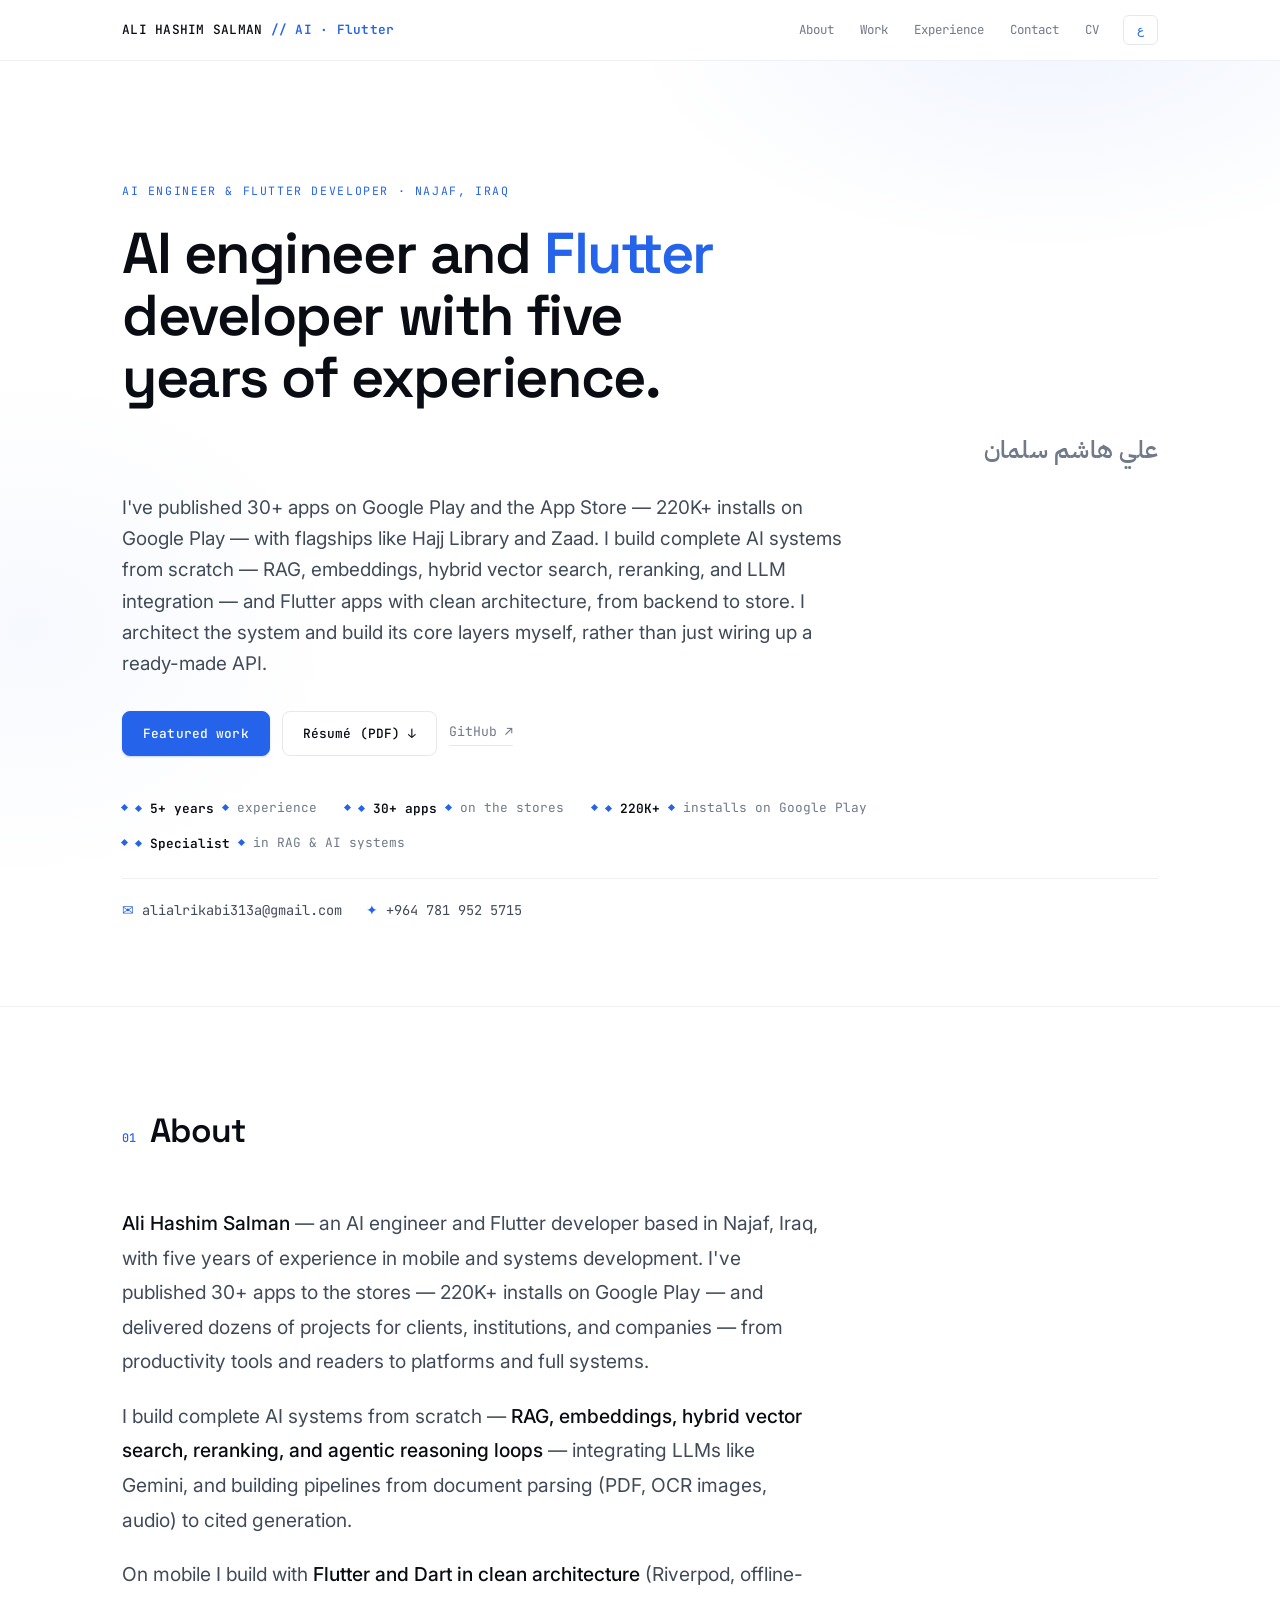
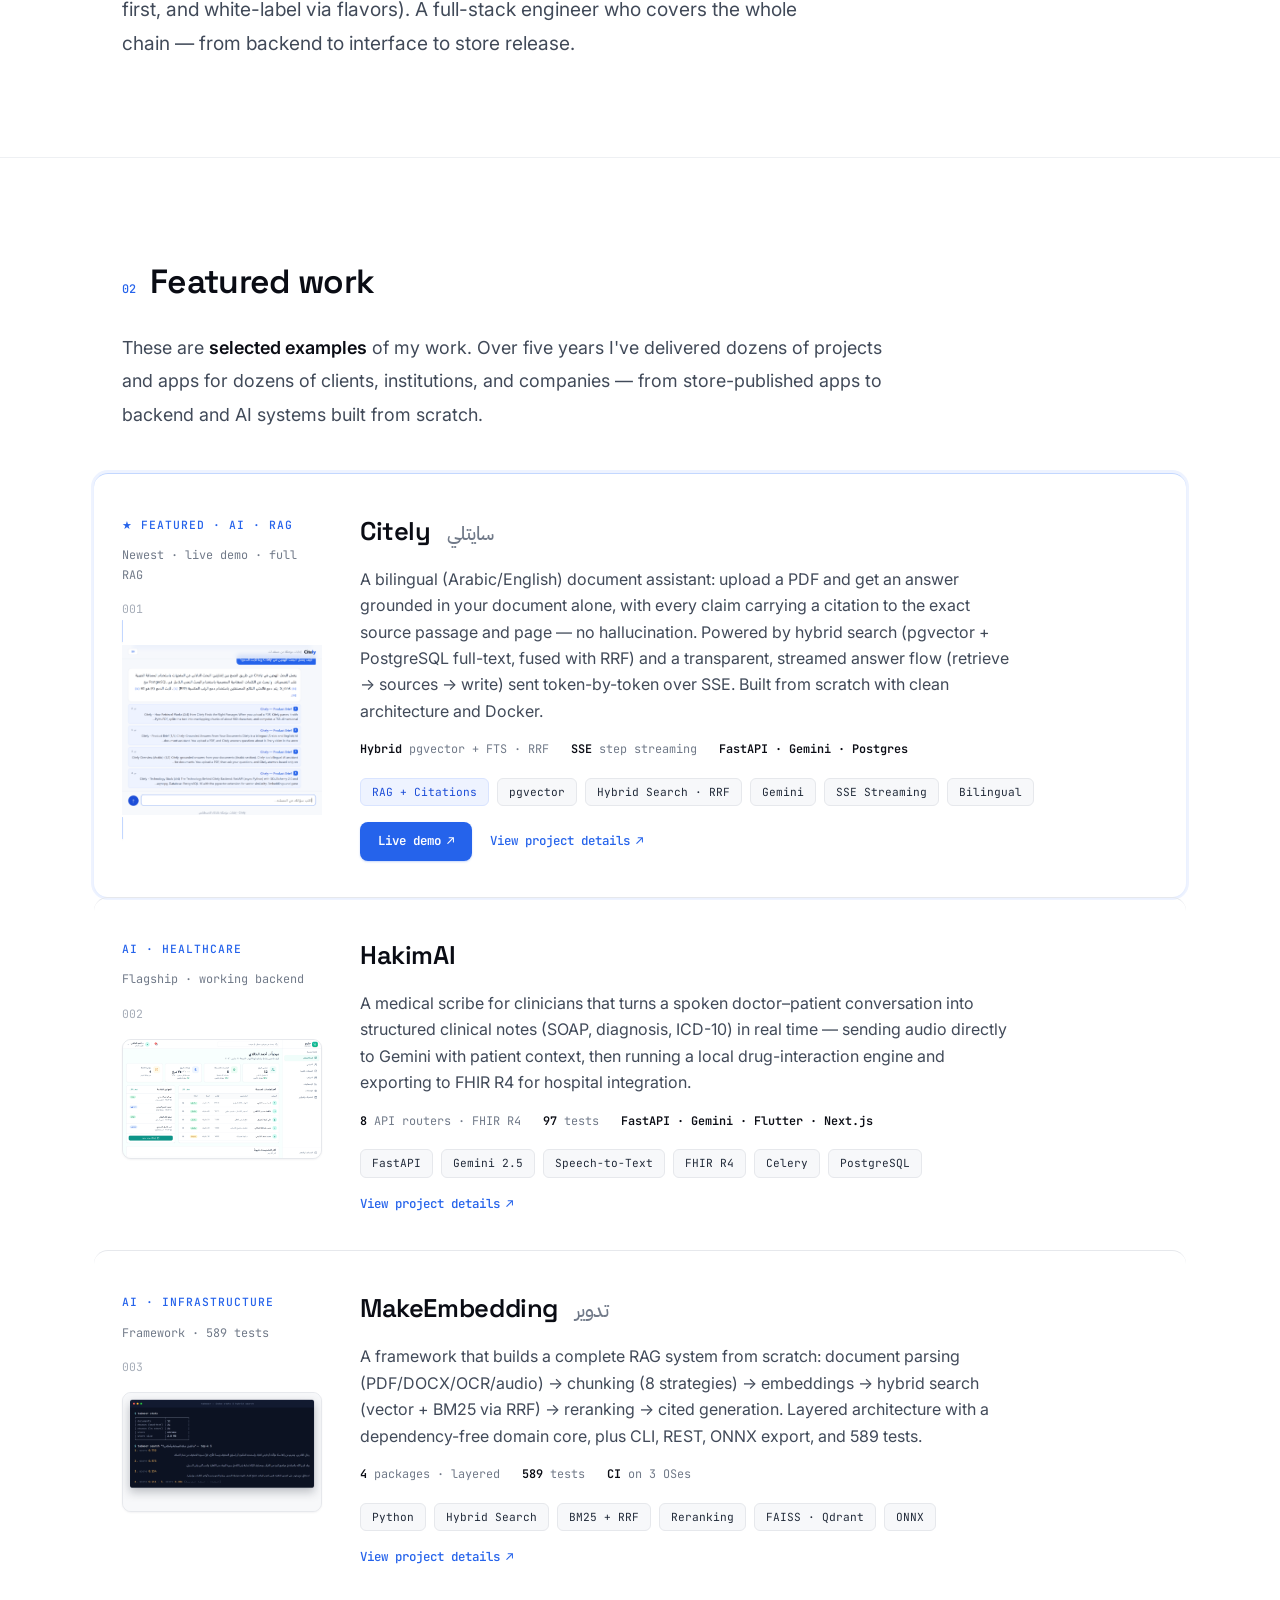
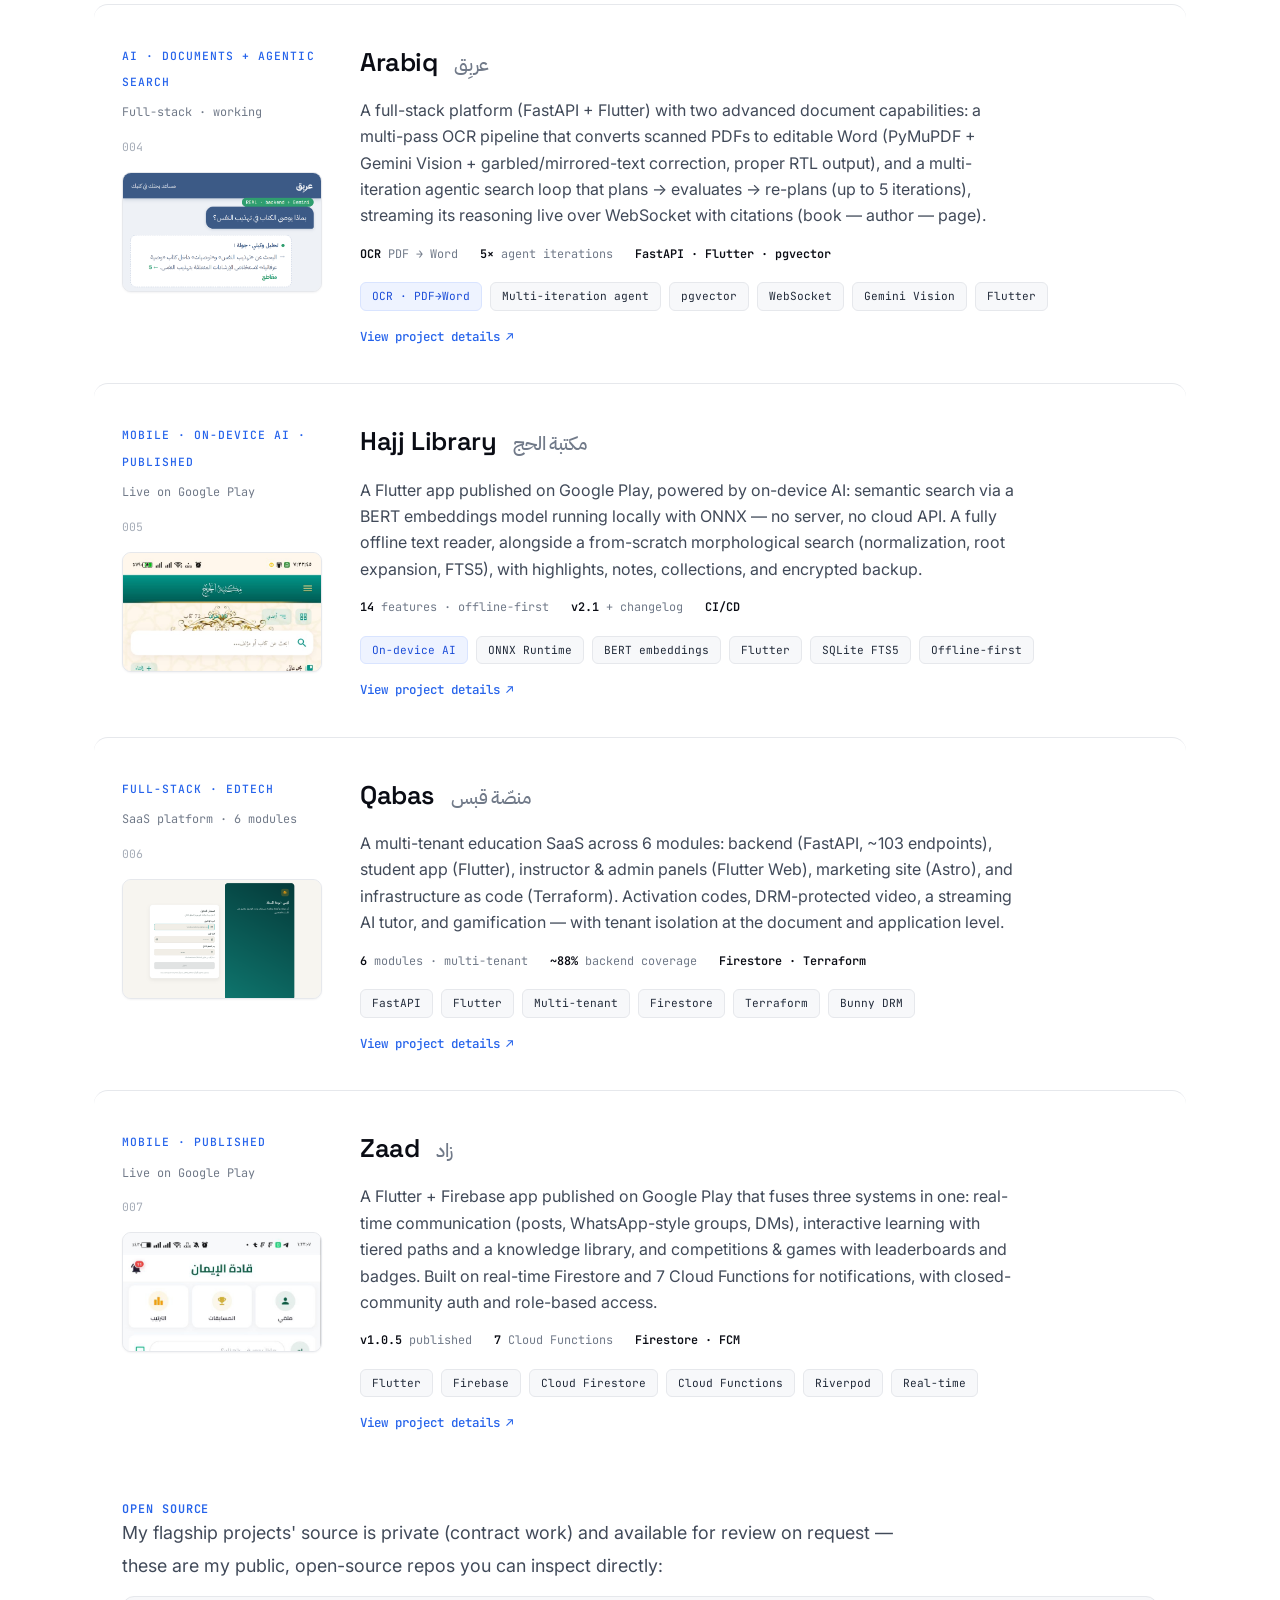
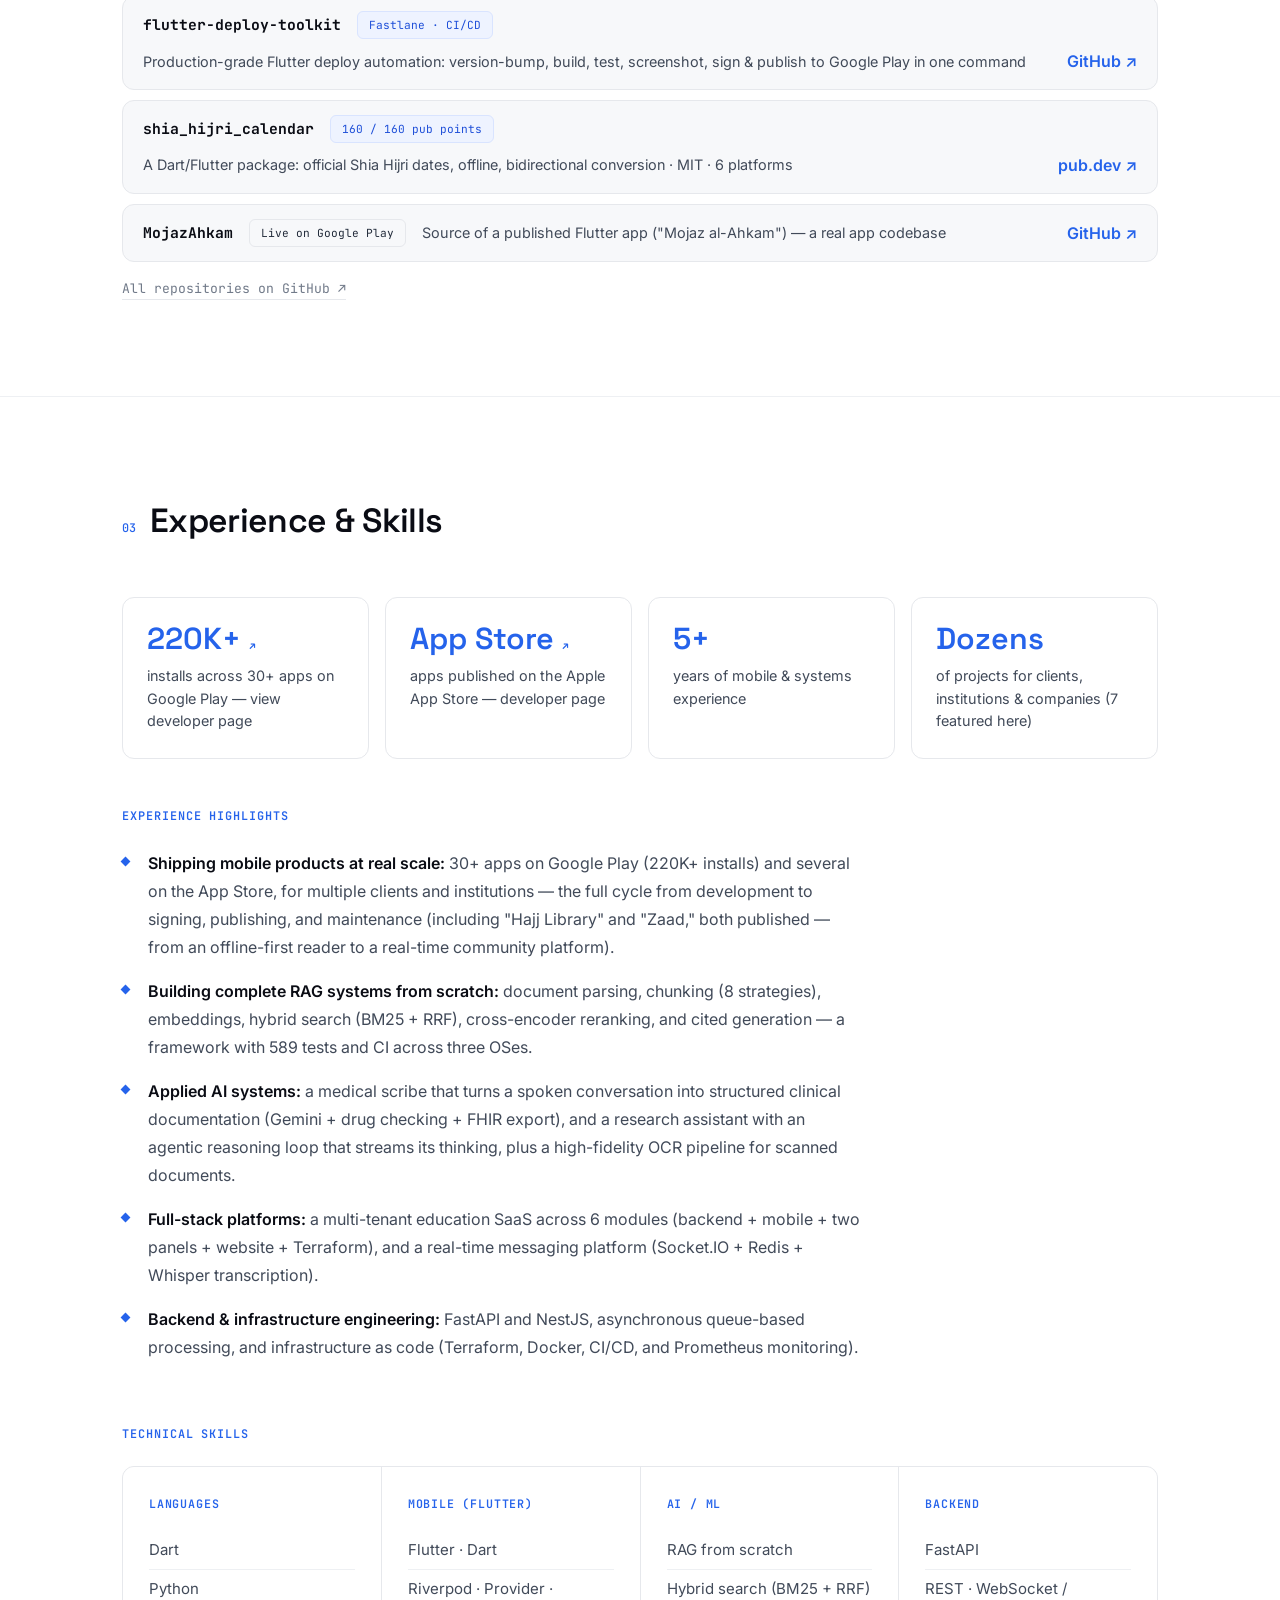
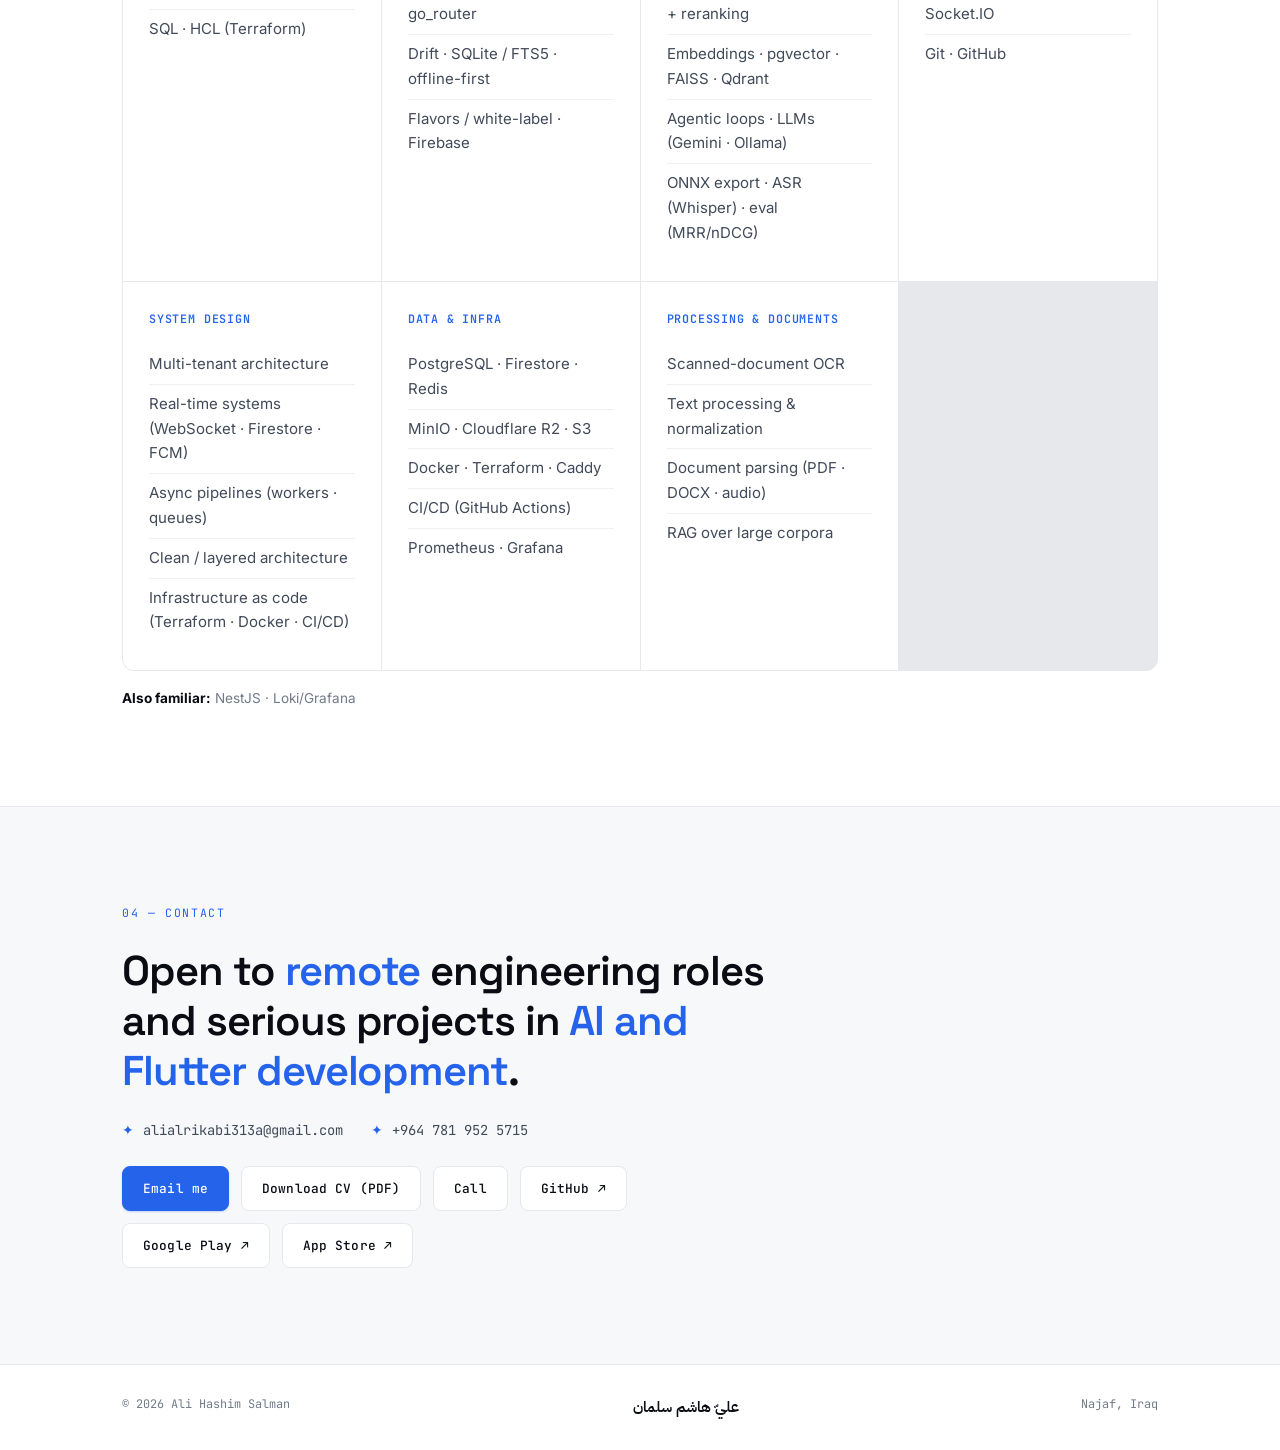
<file: index.html>
<!DOCTYPE html>
<!--
  ============================================================
  PORTFOLIO — Ali Hashim Salman
  Landing page. Bilingual (Arabic default + EN toggle).
  Project detail pages live in /projects/*.html
  Screenshots go in /assets/img/<project>/ (see placeholders).
  ============================================================
-->
<html lang="ar" dir="rtl" data-lang="ar">
<head>
<meta charset="UTF-8" />
<meta name="viewport" content="width=device-width, initial-scale=1.0" />
<title>Ali Hashim Salman — AI &amp; Flutter Engineer</title>
<meta name="description" content="مهندس ذكاء اصطناعي ومطوّر Flutter في النجف — RAG من الصفر، embeddings، أنظمة AI كاملة، و+30 تطبيق Flutter منشور على Google Play وApp Store." />
<link rel="preconnect" href="https://fonts.googleapis.com" />
<link rel="preconnect" href="https://fonts.gstatic.com" crossorigin />
<link href="https://fonts.googleapis.com/css2?family=Space+Grotesk:wght@400;500;600;700&family=Inter:wght@400;500;600&family=JetBrains+Mono:wght@400;500&family=IBM+Plex+Sans+Arabic:wght@400;500;600;700&family=Amiri:wght@400;700&display=swap" rel="stylesheet" />
<link rel="stylesheet" href="assets/css/style.css" />
</head>
<body>

<nav>
  <div class="nav-inner">
    <a class="brand" href="index.html">ALI HASHIM SALMAN <b>// AI · Flutter</b></a>
    <div class="nav-right">
      <div class="nav-links">
        <a href="#about"><span class="t-ar">نبذة</span><span class="t-en">About</span></a>
        <a href="#work"><span class="t-ar">الأعمال</span><span class="t-en">Work</span></a>
        <a href="#experience"><span class="t-ar">الخبرة</span><span class="t-en">Experience</span></a>
        <a href="#contact"><span class="t-ar">تواصل</span><span class="t-en">Contact</span></a>
        <a href="Ali_Hashim_Salman_Resume.pdf" target="_blank" rel="noopener"><span class="t-ar">السيرة</span><span class="t-en">CV</span></a>
      </div>
      <button class="lang-toggle" id="langBtn" aria-label="Switch language">EN</button>
    </div>
  </div>
</nav>

<header>
  <div class="hero-glow"></div>
  <div class="wrap hero">
    <span class="eyebrow">
      <span class="t-ar">مهندس ذكاء اصطناعي ومطوّر Flutter · النجف، العراق</span>
      <span class="t-en">AI Engineer &amp; Flutter Developer · Najaf, Iraq</span>
    </span>
    <h1>
      <span class="t-ar">مهندس ذكاء اصطناعي ومطوّر <span class="hl">Flutter</span> بخبرة خمس سنوات.</span>
      <span class="t-en">AI engineer and <span class="hl">Flutter</span> developer with five years of experience.</span>
    </h1>
    <div class="arabic-name">علي هاشم سلمان</div>
    <p class="lede">
      <span class="t-ar">لي أكثر من 30 تطبيقاً منشوراً على متجرَي Google Play وApp Store تجاوزت تنزيلاتها 220 ألفاً على Google Play، أبرزها «مكتبة الحج» و«زاد». أبني أنظمة الذكاء الاصطناعي كاملةً من الصفر — RAG، وembeddings، وبحث متّجهي هجين، وإعادة ترتيب، ودمج نماذج LLM — وأطوّر تطبيقات Flutter بمعمارية نظيفة، من الخادم إلى المتجر. أُصمّم البنية وأكتب طبقاتها الأساسية بنفسي، ولا أكتفي باستدعاء API جاهز.</span>
      <span class="t-en">I've published 30+ apps on Google Play and the App Store — 220K+ installs on Google Play — with flagships like Hajj Library and Zaad. I build complete AI systems from scratch — RAG, embeddings, hybrid vector search, reranking, and LLM integration — and Flutter apps with clean architecture, from backend to store. I architect the system and build its core layers myself, rather than just wiring up a ready-made API.</span>
    </p>
    <div class="cta-row">
      <a class="btn primary" href="#work"><span class="t-ar">أبرز الأعمال</span><span class="t-en">Featured work</span></a>
      <a class="btn" href="Ali_Hashim_Salman_Resume.pdf" target="_blank" rel="noopener"><span class="t-ar">السيرة الذاتية (PDF) ↓</span><span class="t-en">Résumé (PDF) ↓</span></a>
      <a href="https://github.com/alialrikabi313" target="_blank" rel="noopener" style="font-family:var(--mono);font-size:.82rem;color:var(--muted);align-self:center;text-decoration:none;border-bottom:1px solid var(--line);padding-bottom:2px">GitHub ↗</a>
    </div>
    <div class="stats">
      <span><b><span class="t-ar">5+ سنوات</span><span class="t-en">5+ years</span></b> <span class="t-ar">خبرة</span><span class="t-en">experience</span></span>
      <span><b><span class="t-ar">+30 تطبيق</span><span class="t-en">30+ apps</span></b> <span class="t-ar">على المتاجر</span><span class="t-en">on the stores</span></span>
      <span><b><span class="t-ar">+220 ألف</span><span class="t-en">220K+</span></b> <span class="t-ar">تنزيل على Google Play</span><span class="t-en">installs on Google Play</span></span>
      <span><b><span class="t-ar">متخصّص</span><span class="t-en">Specialist</span></b> <span class="t-ar">في RAG وأنظمة الذكاء الاصطناعي</span><span class="t-en">in RAG &amp; AI systems</span></span>
    </div>
    <div class="hero-contact">
      <a href="mailto:alialrikabi313a@gmail.com"><span class="ic">✉</span> alialrikabi313a@gmail.com</a>
      <a href="tel:+9647819525715" dir="ltr"><span class="ic">✦</span> +964 781 952 5715</a>
    </div>
  </div>
</header>

<section id="about">
  <div class="wrap">
    <div class="sec-head reveal"><span class="num">01</span><h2><span class="t-ar">نبذة</span><span class="t-en">About</span></h2></div>
    <div class="about-grid reveal">
      <p>
        <span class="t-ar"><span class="em">علي هاشم سلمان</span> — مهندس ذكاء اصطناعي ومطوّر Flutter من النجف، بخبرة خمس سنوات في تطوير تطبيقات الموبايل والأنظمة. لي أكثر من 30 تطبيقاً منشوراً على المتاجر تجاوزت تنزيلاتها 220 ألفاً على Google Play، إلى جانب عشرات المشاريع التي أنجزتها لزبائن ومؤسسات وشركات: أدوات إنتاجية، وتطبيقات قراءة، ومنصّات، وأنظمة متكاملة.</span>
        <span class="t-en"><span class="em">Ali Hashim Salman</span> — an AI engineer and Flutter developer based in Najaf, Iraq, with five years of experience in mobile and systems development. I've published 30+ apps to the stores — 220K+ installs on Google Play — and delivered dozens of projects for clients, institutions, and companies — from productivity tools and readers to platforms and full systems.</span>
      </p>
      <p>
        <span class="t-ar">أبني أنظمة الذكاء الاصطناعي كاملةً من الصفر — <span class="em">RAG، وembeddings، وبحث متّجهي هجين، وإعادة ترتيب، وحلقات استدلال وكيلية (agentic)</span> — وأدمج نماذج LLM مثل Gemini، وأُنشئ pipelines تمتدّ من تحليل المستندات (PDF، وصور عبر OCR، وصوت) إلى التوليد الموثّق بالاستشهاد.</span>
        <span class="t-en">I build complete AI systems from scratch — <span class="em">RAG, embeddings, hybrid vector search, reranking, and agentic reasoning loops</span> — integrating LLMs like Gemini, and building pipelines from document parsing (PDF, OCR images, audio) to cited generation.</span>
      </p>
      <p>
        <span class="t-ar">وفي تطوير الموبايل أعتمد <span class="em">Flutter وDart بمعمارية نظيفة</span> (Riverpod، وoffline-first، وwhite-label عبر flavors). وبوصفي مهندس full-stack أُغطّي السلسلة بأكملها: من الخادم إلى الواجهة فالنشر على المتاجر.</span>
        <span class="t-en">On mobile I build with <span class="em">Flutter and Dart in clean architecture</span> (Riverpod, offline-first, and white-label via flavors). A full-stack engineer who covers the whole chain — from backend to interface to store release.</span>
      </p>
    </div>
  </div>
</section>

<section id="work">
  <div class="wrap">
    <div class="sec-head reveal"><span class="num">02</span><h2><span class="t-ar">أبرز الأعمال</span><span class="t-en">Featured work</span></h2></div>
    <p class="sec-note reveal">
      <span class="t-ar">هذه <span class="em">نماذج مختارة</span> من عملي. على مدى خمس سنوات أنجزتُ عشرات المشاريع والتطبيقات لعشرات الزبائن والمؤسسات والشركات — من تطبيقات منشورة على المتاجر، إلى أنظمة backend وذكاء اصطناعي مبنيّة من الصفر.</span>
      <span class="t-en">These are <span class="em">selected examples</span> of my work. Over five years I've delivered dozens of projects and apps for dozens of clients, institutions, and companies — from store-published apps to backend and AI systems built from scratch.</span>
    </p>

    <!-- 01 — Citely (featured) -->
    <article class="project reveal featured">
      <div class="p-meta">
        <span class="domain"><span class="t-ar">★ مشروع مميّز · AI · RAG</span><span class="t-en">★ Featured · AI · RAG</span></span>
        <span class="status"><span class="t-ar">الأحدث · عرض حيّ · RAG كامل</span><span class="t-en">Newest · live demo · full RAG</span></span>
        <span class="idx">001</span>
        <a class="p-thumb" href="https://citely-vho9.onrender.com" target="_blank" rel="noopener"><img src="assets/img/citely/02-answer-ar.png" alt="Citely — cited answer UI" loading="lazy" /></a>
      </div>
      <div class="p-body">
        <h3>Citely <span class="accent">سايتلي</span></h3>
        <p class="desc">
          <span class="t-ar">مساعد مستندات ثنائي اللغة (عربي/إنجليزي): ترفع ملف PDF فتحصل على إجابة <span class="em">مبنيّة على مستندك وحده</span>، وكل معلومة فيها مرفقة باستشهاد يشير إلى المقطع المصدر وصفحته، بلا هلوسة. يقوم على <span class="em">بحث هجين</span> (متّجهي بـ pgvector + بحث نصّي كامل في PostgreSQL، يُدمجان بـ RRF)، و<span class="em">تدفّق إجابة شفّاف</span> يبثّ خطواته (استرجاع ← مصادر ← كتابة) وإجابته رمزاً برمز عبر SSE. مبنيّ من الصفر بمعمارية نظيفة وحاويات Docker.</span>
          <span class="t-en">A bilingual (Arabic/English) document assistant: upload a PDF and get an answer <span class="em">grounded in your document alone</span>, with every claim carrying a citation to the exact source passage and page — no hallucination. Powered by <span class="em">hybrid search</span> (pgvector + PostgreSQL full-text, fused with RRF) and a <span class="em">transparent, streamed answer flow</span> (retrieve → sources → write) sent token-by-token over SSE. Built from scratch with clean architecture and Docker.</span>
        </p>
        <div class="p-metrics">
          <span><b>Hybrid</b> <span class="t-ar">pgvector + FTS · RRF</span><span class="t-en">pgvector + FTS · RRF</span></span>
          <span><b>SSE</b> <span class="t-ar">بثّ الخطوات</span><span class="t-en">step streaming</span></span>
          <span><b>FastAPI · Gemini · Postgres</b></span>
        </div>
        <div class="tags"><span class="tag gold">RAG + Citations</span><span class="tag">pgvector</span><span class="tag">Hybrid Search · RRF</span><span class="tag">Gemini</span><span class="tag">SSE Streaming</span><span class="tag">Bilingual</span></div>
        <div class="p-links"><a href="https://citely-vho9.onrender.com" target="_blank" rel="noopener" style="background:var(--accent);color:#fff;padding:9px 18px;border-radius:8px;font-weight:600;box-shadow:0 1px 2px rgba(37,99,235,.25)"><span class="t-ar">جرّب النسخة الحيّة</span><span class="t-en">Live demo</span> <span class="arr" style="color:#fff">↗</span></a><a href="projects/citely.html"><span class="t-ar">عرض تفاصيل المشروع</span><span class="t-en">View project details</span> <span class="arr">↗</span></a></div>
      </div>
    </article>

    <!-- 02 — HakimAI -->
    <article class="project reveal">
      <div class="p-meta">
        <span class="domain"><span class="t-ar">AI · صحة</span><span class="t-en">AI · Healthcare</span></span>
        <span class="status"><span class="t-ar">مشروع رئيسي · backend يعمل</span><span class="t-en">Flagship · working backend</span></span>
        <span class="idx">002</span>
        <div class="p-thumb"><img src="assets/img/hakimai/dash.png" alt="HakimAI — dashboard" loading="lazy" /></div>
      </div>
      <div class="p-body">
        <h3>HakimAI</h3>
        <p class="desc">
          <span class="t-ar">مساعد توثيق طبي يحوّل المحادثة المنطوقة بين الطبيب والمريض إلى توثيق سريري مُنظَّم (SOAP، تشخيص، ICD-10) لحظياً. يرسل الصوت مباشرةً إلى Gemini مع سياق المريض، ثم يمرّ على محرّك تحقّق دوائي محلّي ويُصدّر إلى معيار FHIR R4 للتكامل مع أنظمة المستشفيات.</span>
          <span class="t-en">A medical scribe for clinicians that turns a spoken doctor–patient conversation into structured clinical notes (SOAP, diagnosis, ICD-10) in real time — sending audio directly to Gemini with patient context, then running a local drug-interaction engine and exporting to FHIR R4 for hospital integration.</span>
        </p>
        <div class="p-metrics">
          <span><b>8</b> <span class="t-ar">API routers · FHIR R4</span><span class="t-en">API routers · FHIR R4</span></span>
          <span><b>97</b> <span class="t-ar">اختبار</span><span class="t-en">tests</span></span>
          <span><b>FastAPI · Gemini · Flutter · Next.js</b></span>
        </div>
        <div class="tags"><span class="tag">FastAPI</span><span class="tag">Gemini 2.5</span><span class="tag">Speech-to-Text</span><span class="tag">FHIR R4</span><span class="tag">Celery</span><span class="tag">PostgreSQL</span></div>
        <div class="p-links"><a href="projects/hakimai.html"><span class="t-ar">عرض تفاصيل المشروع</span><span class="t-en">View project details</span> <span class="arr">↗</span></a></div>
      </div>
    </article>

    <!-- 03 — MakeEmbedding / Tadweer -->
    <article class="project reveal">
      <div class="p-meta">
        <span class="domain"><span class="t-ar">AI · بنية تحتية</span><span class="t-en">AI · Infrastructure</span></span>
        <span class="status"><span class="t-ar">إطار عمل · 589 اختبار</span><span class="t-en">Framework · 589 tests</span></span>
        <span class="idx">003</span>
        <div class="p-thumb"><img src="assets/img/makeembedding/02-search.png" alt="MakeEmbedding — hybrid search" loading="lazy" /></div>
      </div>
      <div class="p-body">
        <h3>MakeEmbedding <span class="accent">تدوير</span></h3>
        <p class="desc">
          <span class="t-ar">إطار عمل يبني نظام RAG كاملاً من الصفر: من تحليل المستندات (PDF/DOCX/صور بـOCR/صوت) ← التقطيع (8 استراتيجيات) ← الـembeddings ← بحث هجين (متّجهي + BM25 مع RRF) ← إعادة ترتيب ← توليد بالاستشهاد. معمارية طبقية بطبقة domain بلا تبعيات، مع CLI وREST وتصدير ONNX و589 اختباراً.</span>
          <span class="t-en">A framework that builds a complete RAG system from scratch: document parsing (PDF/DOCX/OCR/audio) → chunking (8 strategies) → embeddings → hybrid search (vector + BM25 via RRF) → reranking → cited generation. Layered architecture with a dependency-free domain core, plus CLI, REST, ONNX export, and 589 tests.</span>
        </p>
        <div class="p-metrics">
          <span><b>4</b> <span class="t-ar">حزم · معمارية طبقية</span><span class="t-en">packages · layered</span></span>
          <span><b>589</b> <span class="t-ar">اختبار</span><span class="t-en">tests</span></span>
          <span><b>CI</b> <span class="t-ar">على 3 أنظمة</span><span class="t-en">on 3 OSes</span></span>
        </div>
        <div class="tags"><span class="tag">Python</span><span class="tag">Hybrid Search</span><span class="tag">BM25 + RRF</span><span class="tag">Reranking</span><span class="tag">FAISS · Qdrant</span><span class="tag">ONNX</span></div>
        <div class="p-links"><a href="projects/makeembedding.html"><span class="t-ar">عرض تفاصيل المشروع</span><span class="t-en">View project details</span> <span class="arr">↗</span></a></div>
      </div>
    </article>

    <!-- 04 — Arabiq -->
    <article class="project reveal">
      <div class="p-meta">
        <span class="domain"><span class="t-ar">AI · مستندات + بحث وكيلي</span><span class="t-en">AI · Documents + agentic search</span></span>
        <span class="status"><span class="t-ar">full-stack · يعمل</span><span class="t-en">Full-stack · working</span></span>
        <span class="idx">004</span>
        <div class="p-thumb"><img src="assets/img/arabiq/06-chat.png" alt="Arabiq — agentic answer" loading="lazy" /></div>
      </div>
      <div class="p-body">
        <h3>Arabiq <span class="accent">عربِق</span></h3>
        <p class="desc">
          <span class="t-ar">منصّة full-stack (FastAPI + Flutter) تجمع قدرتين متقدّمتين في معالجة المستندات: <span class="em">خطّ OCR متعدّد المرّات</span> يحوّل ملفات PDF الممسوحة ضوئياً إلى Word قابل للتحرير (PyMuPDF + Gemini Vision + كشف النص المُشوَّه والمعكوس، إخراج RTL سليم)، و<span class="em">حلقة بحث وكيلية متعدّدة الدورات</span> تخطّط ← تقيّم ← تعيد التخطيط (حتى 5 تكرارات) وتبثّ استدلالها لحظياً عبر WebSocket مع استشهادات (كتاب — مؤلّف — صفحة).</span>
          <span class="t-en">A full-stack platform (FastAPI + Flutter) with two advanced document capabilities: a <span class="em">multi-pass OCR pipeline</span> that converts scanned PDFs to editable Word (PyMuPDF + Gemini Vision + garbled/mirrored-text correction, proper RTL output), and a <span class="em">multi-iteration agentic search loop</span> that plans → evaluates → re-plans (up to 5 iterations), streaming its reasoning live over WebSocket with citations (book — author — page).</span>
        </p>
        <div class="p-metrics">
          <span><b>OCR</b> <span class="t-ar">PDF → Word</span><span class="t-en">PDF → Word</span></span>
          <span><b>5×</b> <span class="t-ar">دورات الوكيل</span><span class="t-en">agent iterations</span></span>
          <span><b>FastAPI · Flutter · pgvector</b></span>
        </div>
        <div class="tags"><span class="tag gold">OCR · PDF→Word</span><span class="tag">Multi-iteration agent</span><span class="tag">pgvector</span><span class="tag">WebSocket</span><span class="tag">Gemini Vision</span><span class="tag">Flutter</span></div>
        <div class="p-links"><a href="projects/arabiq.html"><span class="t-ar">عرض تفاصيل المشروع</span><span class="t-en">View project details</span> <span class="arr">↗</span></a></div>
      </div>
    </article>

    <!-- 05 — Hajj Library -->
    <article class="project reveal">
      <div class="p-meta">
        <span class="domain"><span class="t-ar">موبايل · AI على الجهاز · منشور</span><span class="t-en">Mobile · On-device AI · Published</span></span>
        <span class="status"><span class="t-ar">منشور على Google Play</span><span class="t-en">Live on Google Play</span></span>
        <span class="idx">005</span>
        <div class="p-thumb"><img src="assets/img/hajj/01-home.png" alt="Hajj Library — app" loading="lazy" /></div>
      </div>
      <div class="p-body">
        <h3><span class="t-en">Hajj Library <span class="accent">مكتبة الحج</span></span><span class="t-ar">مكتبة الحج</span></h3>
        <p class="desc">
          <span class="t-ar">تطبيق Flutter منشور على Google Play مزوّد بـ <span class="em">ذكاء اصطناعي يعمل على الجهاز نفسه</span>: بحث دلالي عبر نموذج embeddings (BERT) يُشغَّل محلياً بـ ONNX — دون أي خادم أو API سحابي. قارئ نصوص يعمل دون إنترنت بالكامل، إلى جانب بحث صرفي مبنيّ من الصفر (تطبيع، توسعة الجذور، FTS5)، مع تظليل وملاحظات ومجموعات ونسخ احتياطي مُشفّر.</span>
          <span class="t-en">A Flutter app published on Google Play, powered by <span class="em">on-device AI</span>: semantic search via a BERT embeddings model running locally with ONNX — no server, no cloud API. A fully offline text reader, alongside a from-scratch morphological search (normalization, root expansion, FTS5), with highlights, notes, collections, and encrypted backup.</span>
        </p>
        <div class="p-metrics">
          <span><b>14</b> <span class="t-ar">ميزة · offline-first</span><span class="t-en">features · offline-first</span></span>
          <span><b>v2.1</b> <span class="t-ar">+ سجل إصدارات</span><span class="t-en">+ changelog</span></span>
          <span><b>CI/CD</b></span>
        </div>
        <div class="tags"><span class="tag gold">On-device AI</span><span class="tag">ONNX Runtime</span><span class="tag">BERT embeddings</span><span class="tag">Flutter</span><span class="tag">SQLite FTS5</span><span class="tag">Offline-first</span></div>
        <div class="p-links"><a href="projects/hajj-library.html"><span class="t-ar">عرض تفاصيل المشروع</span><span class="t-en">View project details</span> <span class="arr">↗</span></a></div>
      </div>
    </article>

    <!-- 06 — Qabas -->
    <article class="project reveal">
      <div class="p-meta">
        <span class="domain"><span class="t-ar">Full-Stack · تعليم</span><span class="t-en">Full-Stack · EdTech</span></span>
        <span class="status"><span class="t-ar">منصّة SaaS · 6 وحدات</span><span class="t-en">SaaS platform · 6 modules</span></span>
        <span class="idx">006</span>
        <div class="p-thumb"><img src="assets/img/qabas/instr-01.png" alt="Qabas — panel" loading="lazy" /></div>
      </div>
      <div class="p-body">
        <h3><span class="t-en">Qabas <span class="accent">منصّة قبس</span></span><span class="t-ar">منصّة قبس التعليمية</span></h3>
        <p class="desc">
          <span class="t-ar">منصّة تعليمية SaaS متعدّدة المستأجرين (multi-tenant) بـ 6 وحدات: backend (FastAPI، ~103 endpoint)، تطبيق طالب (Flutter)، لوحتا مدرّس ومشرف (Flutter Web)، موقع تعريفي (Astro)، وبنية تحتية كـ code (Terraform). تتضمّن أكواد تفعيل، فيديو محميّ بـ DRM، مدرّس AI بالبثّ، وتلعيب (gamification) — مع عزل البيانات على مستوى المستند والتطبيق.</span>
          <span class="t-en">A multi-tenant education SaaS across 6 modules: backend (FastAPI, ~103 endpoints), student app (Flutter), instructor &amp; admin panels (Flutter Web), marketing site (Astro), and infrastructure as code (Terraform). Activation codes, DRM-protected video, a streaming AI tutor, and gamification — with tenant isolation at the document and application level.</span>
        </p>
        <div class="p-metrics">
          <span><b>6</b> <span class="t-ar">وحدات · multi-tenant</span><span class="t-en">modules · multi-tenant</span></span>
          <span><b>~88%</b> <span class="t-ar">تغطية backend</span><span class="t-en">backend coverage</span></span>
          <span><b>Firestore · Terraform</b></span>
        </div>
        <div class="tags"><span class="tag">FastAPI</span><span class="tag">Flutter</span><span class="tag">Multi-tenant</span><span class="tag">Firestore</span><span class="tag">Terraform</span><span class="tag">Bunny DRM</span></div>
        <div class="p-links"><a href="projects/qabas.html"><span class="t-ar">عرض تفاصيل المشروع</span><span class="t-en">View project details</span> <span class="arr">↗</span></a></div>
      </div>
    </article>

    <!-- 07 — Zaad -->
    <article class="project reveal">
      <div class="p-meta">
        <span class="domain"><span class="t-ar">موبايل · منشور</span><span class="t-en">Mobile · Published</span></span>
        <span class="status"><span class="t-ar">منشور على Google Play</span><span class="t-en">Live on Google Play</span></span>
        <span class="idx">007</span>
        <div class="p-thumb"><img src="assets/img/zaad/01-home.png" alt="Zaad — app" loading="lazy" /></div>
      </div>
      <div class="p-body">
        <h3><span class="t-en">Zaad <span class="accent">زاد</span></span><span class="t-ar">زاد</span></h3>
        <p class="desc">
          <span class="t-ar">تطبيق Flutter + Firebase منشور على Google Play يجمع ثلاثة أنظمة في واحد: <span class="em">تواصل لحظي</span> (منشورات، مجموعات بأسلوب واتساب، رسائل مباشرة)، <span class="em">تعليم تفاعلي</span> بمسارات متدرّجة ومكتبة معرفة، و<span class="em">مسابقات وألعاب</span> بلوحات صدارة وأوسمة. مبنيّ على Firestore اللحظي و7 Cloud Functions للإشعارات، بمصادقة مغلقة وتحكّم أدوار.</span>
          <span class="t-en">A Flutter + Firebase app published on Google Play that fuses three systems in one: <span class="em">real-time communication</span> (posts, WhatsApp-style groups, DMs), <span class="em">interactive learning</span> with tiered paths and a knowledge library, and <span class="em">competitions &amp; games</span> with leaderboards and badges. Built on real-time Firestore and 7 Cloud Functions for notifications, with closed-community auth and role-based access.</span>
        </p>
        <div class="p-metrics">
          <span><b>v1.0.5</b> <span class="t-ar">منشور</span><span class="t-en">published</span></span>
          <span><b>7</b> <span class="t-ar">Cloud Functions</span><span class="t-en">Cloud Functions</span></span>
          <span><b>Firestore · FCM</b></span>
        </div>
        <div class="tags"><span class="tag">Flutter</span><span class="tag">Firebase</span><span class="tag">Cloud Firestore</span><span class="tag">Cloud Functions</span><span class="tag">Riverpod</span><span class="tag">Real-time</span></div>
        <div class="p-links"><a href="projects/zaad.html"><span class="t-ar">عرض تفاصيل المشروع</span><span class="t-en">View project details</span> <span class="arr">↗</span></a></div>
      </div>
    </article>

  </div>

  <!-- Open Source — public repos (flagship source is private/contract work, on request) -->
  <div class="wrap reveal" style="margin-top:30px">
    <p class="sub-h"><span class="t-ar">مفتوح المصدر</span><span class="t-en">Open source</span></p>
    <p class="sec-note" style="margin-bottom:14px">
      <span class="t-ar">كود مشاريعي الكبرى خاصّ (عمل تعاقدي) ومتاح للمراجعة عند الطلب؛ وهذه أعمالي العامّة المفتوحة المصدر، يمكن فحص جودتها واختباراتها مباشرةً:</span>
      <span class="t-en">My flagship projects' source is private (contract work) and available for review on request — these are my public, open-source repos you can inspect directly:</span>
    </p>
    <div style="display:flex;flex-direction:column;gap:10px">
      <div style="display:flex;align-items:center;gap:9px 16px;flex-wrap:wrap;padding:14px 20px;border:1px solid var(--line);border-radius:12px;background:var(--bg-soft)">
        <a href="https://github.com/alialrikabi313/flutter-deploy-toolkit" target="_blank" rel="noopener" style="font-family:var(--mono);font-weight:700;color:var(--ink);font-size:.92rem;direction:ltr">flutter-deploy-toolkit</a>
        <span class="tag gold">Fastlane · CI/CD</span>
        <span style="color:var(--text);font-size:.9rem"><span class="t-ar">أتمتة نشر Flutter بمستوى إنتاجي: ترقية الإصدار والبناء والاختبار واللقطات والتوقيع والنشر على Google Play بأمر واحد</span><span class="t-en">Production-grade Flutter deploy automation: version-bump, build, test, screenshot, sign &amp; publish to Google Play in one command</span></span>
        <a href="https://github.com/alialrikabi313/flutter-deploy-toolkit" target="_blank" rel="noopener" style="margin-inline-start:auto;color:var(--accent);font-weight:600;white-space:nowrap">GitHub ↗</a>
      </div>
      <div style="display:flex;align-items:center;gap:9px 16px;flex-wrap:wrap;padding:14px 20px;border:1px solid var(--line);border-radius:12px;background:var(--bg-soft)">
        <a href="https://pub.dev/packages/shia_hijri_calendar" target="_blank" rel="noopener" style="font-family:var(--mono);font-weight:700;color:var(--ink);font-size:.92rem;direction:ltr">shia_hijri_calendar</a>
        <span class="tag gold">160 / 160 pub points</span>
        <span style="color:var(--text);font-size:.9rem"><span class="t-ar">حزمة Dart/Flutter: تاريخ هجري شيعي رسمي، يعمل دون إنترنت، تحويل ثنائي الاتجاه · MIT · 6 منصّات</span><span class="t-en">A Dart/Flutter package: official Shia Hijri dates, offline, bidirectional conversion · MIT · 6 platforms</span></span>
        <a href="https://pub.dev/packages/shia_hijri_calendar" target="_blank" rel="noopener" style="margin-inline-start:auto;color:var(--accent);font-weight:600;white-space:nowrap">pub.dev ↗</a>
      </div>
      <div style="display:flex;align-items:center;gap:9px 16px;flex-wrap:wrap;padding:14px 20px;border:1px solid var(--line);border-radius:12px;background:var(--bg-soft)">
        <a href="https://github.com/alialrikabi313/MojazAhkam" target="_blank" rel="noopener" style="font-family:var(--mono);font-weight:700;color:var(--ink);font-size:.92rem;direction:ltr">MojazAhkam</a>
        <span class="tag"><span class="t-ar">منشور على Google Play</span><span class="t-en">Live on Google Play</span></span>
        <span style="color:var(--text);font-size:.9rem"><span class="t-ar">مصدر تطبيق Flutter منشور («موجز الأحكام») — مثال على بنية تطبيق حقيقي</span><span class="t-en">Source of a published Flutter app ("Mojaz al-Ahkam") — a real app codebase</span></span>
        <a href="https://github.com/alialrikabi313/MojazAhkam" target="_blank" rel="noopener" style="margin-inline-start:auto;color:var(--accent);font-weight:600;white-space:nowrap">GitHub ↗</a>
      </div>
    </div>
    <div style="margin-top:12px"><a href="https://github.com/alialrikabi313?tab=repositories" target="_blank" rel="noopener" style="font-family:var(--mono);font-size:.82rem;color:var(--muted);border-bottom:1px solid var(--line);padding-bottom:2px"><span class="t-ar">كل المستودعات على GitHub</span><span class="t-en">All repositories on GitHub</span> ↗</a></div>
  </div>
</section>

<section id="experience">
  <div class="wrap">
    <div class="sec-head reveal"><span class="num">03</span><h2><span class="t-ar">الخبرة والمهارات</span><span class="t-en">Experience &amp; Skills</span></h2></div>

    <!-- publications band -->
    <div class="pubs reveal">
      <a class="pub" href="https://play.google.com/store/apps/developer?id=Ali+Al-rikabi313" target="_blank" rel="noopener">
        <div class="big"><span class="t-ar">+220 ألف</span><span class="t-en">220K+</span> <span style="font-size:.7rem;color:var(--accent)">↗</span></div>
        <div class="lbl"><span class="t-ar">تنزيل عبر أكثر من 30 تطبيقاً على Google Play — اطّلع على صفحة المطوّر</span><span class="t-en">installs across 30+ apps on Google Play — view developer page</span></div>
      </a>
      <a class="pub" href="https://apps.apple.com/us/developer/ali-hashim-salman/id1829770951" target="_blank" rel="noopener">
        <div class="big">App Store <span style="font-size:.7rem;color:var(--accent)">↗</span></div>
        <div class="lbl"><span class="t-ar">تطبيقات منشورة على Apple App Store — صفحة المطوّر</span><span class="t-en">apps published on the Apple App Store — developer page</span></div>
      </a>
      <div class="pub">
        <div class="big">5+</div>
        <div class="lbl"><span class="t-ar">سنوات خبرة في الموبايل والأنظمة</span><span class="t-en">years of mobile &amp; systems experience</span></div>
      </div>
      <div class="pub">
        <div class="big"><span class="t-ar">عشرات</span><span class="t-en">Dozens</span></div>
        <div class="lbl"><span class="t-ar">من المشاريع لزبائن ومؤسسات وشركات (٧ منها معروضة هنا)</span><span class="t-en">of projects for clients, institutions &amp; companies (7 featured here)</span></div>
      </div>
    </div>

    <!-- experience highlights -->
    <div class="xp-block reveal">
      <p class="sub-h"><span class="t-ar">أبرز الخبرات</span><span class="t-en">Experience highlights</span></p>
      <ul class="bullets">
        <li><span class="t-ar"><b>نشر منتجات موبايل بحجم حقيقي:</b> أكثر من 30 تطبيقاً على Google Play (بأكثر من 220 ألف تنزيل) وعدّة تطبيقات على App Store، لزبائن ومؤسسات متعدّدة — دورة كاملة من التطوير إلى التوقيع والنشر والصيانة (منها «مكتبة الحج» و«زاد» المنشوران — من قارئ offline-first إلى منصّة مجتمعية لحظية).</span><span class="t-en"><b>Shipping mobile products at real scale:</b> 30+ apps on Google Play (220K+ installs) and several on the App Store, for multiple clients and institutions — the full cycle from development to signing, publishing, and maintenance (including "Hajj Library" and "Zaad," both published — from an offline-first reader to a real-time community platform).</span></li>
        <li><span class="t-ar"><b>بناء أنظمة RAG كاملة من الصفر:</b> تحليل مستندات، تقطيع (8 استراتيجيات)، embeddings، بحث هجين (BM25 + RRF)، إعادة ترتيب بـ cross-encoder، وتوليد بالاستشهاد — إطار عمل بـ589 اختباراً وCI على ثلاثة أنظمة.</span><span class="t-en"><b>Building complete RAG systems from scratch:</b> document parsing, chunking (8 strategies), embeddings, hybrid search (BM25 + RRF), cross-encoder reranking, and cited generation — a framework with 589 tests and CI across three OSes.</span></li>
        <li><span class="t-ar"><b>أنظمة AI تطبيقية:</b> مساعد توثيق طبي يحوّل المحادثة الصوتية إلى توثيق سريري مُنظَّم (Gemini + تحقّق دوائي + تصدير FHIR)، ومساعد بحث بحلقة استدلال وكيلية تبثّ تفكيرها، مع خطّ OCR عالي الدقّة للمستندات الممسوحة.</span><span class="t-en"><b>Applied AI systems:</b> a medical scribe that turns a spoken conversation into structured clinical documentation (Gemini + drug checking + FHIR export), and a research assistant with an agentic reasoning loop that streams its thinking, plus a high-fidelity OCR pipeline for scanned documents.</span></li>
        <li><span class="t-ar"><b>منصّات full-stack:</b> منصّة تعليمية SaaS متعدّدة المستأجرين بـ 6 وحدات (backend + موبايل + لوحتان + موقع + Terraform)، ومنصّة مراسلة لحظية (Socket.IO + Redis + تفريغ صوتي بـ Whisper).</span><span class="t-en"><b>Full-stack platforms:</b> a multi-tenant education SaaS across 6 modules (backend + mobile + two panels + website + Terraform), and a real-time messaging platform (Socket.IO + Redis + Whisper transcription).</span></li>
        <li><span class="t-ar"><b>هندسة backend وبنية تحتية:</b> FastAPI وNestJS، أنظمة غير متزامنة بطوابير معالجة، وبنية تحتية كـ code (Terraform، Docker، CI/CD، ومراقبة Prometheus).</span><span class="t-en"><b>Backend &amp; infrastructure engineering:</b> FastAPI and NestJS, asynchronous queue-based processing, and infrastructure as code (Terraform, Docker, CI/CD, and Prometheus monitoring).</span></li>
      </ul>
    </div>

    <!-- skills grid -->
    <p class="sub-h reveal"><span class="t-ar">المهارات التقنية</span><span class="t-en">Technical skills</span></p>
    <div class="skills reveal">
      <div class="skill">
        <h4><span class="t-ar">اللغات</span><span class="t-en">Languages</span></h4>
        <ul>
          <li>Dart</li>
          <li>Python</li>
          <li>SQL · HCL (Terraform)</li>
        </ul>
      </div>
      <div class="skill">
        <h4><span class="t-ar">الموبايل (Flutter)</span><span class="t-en">Mobile (Flutter)</span></h4>
        <ul>
          <li>Flutter · Dart</li>
          <li>Riverpod · Provider · go_router</li>
          <li>Drift · SQLite / FTS5 · offline-first</li>
          <li><span class="t-ar">Flavors / white-label · Firebase</span><span class="t-en">Flavors / white-label · Firebase</span></li>
        </ul>
      </div>
      <div class="skill">
        <h4><span class="t-ar">الذكاء الاصطناعي</span><span class="t-en">AI / ML</span></h4>
        <ul>
          <li><span class="t-ar">أنظمة RAG من الصفر</span><span class="t-en">RAG from scratch</span></li>
          <li><span class="t-ar">بحث هجين (BM25 + RRF) + إعادة ترتيب</span><span class="t-en">Hybrid search (BM25 + RRF) + reranking</span></li>
          <li><span class="t-ar">Embeddings · pgvector · FAISS · Qdrant</span><span class="t-en">Embeddings · pgvector · FAISS · Qdrant</span></li>
          <li><span class="t-ar">حلقات وكيلية · دمج LLM (Gemini · Ollama)</span><span class="t-en">Agentic loops · LLMs (Gemini · Ollama)</span></li>
          <li><span class="t-ar">تصدير ONNX · ASR (Whisper) · تقييم (MRR/nDCG)</span><span class="t-en">ONNX export · ASR (Whisper) · eval (MRR/nDCG)</span></li>
        </ul>
      </div>
      <div class="skill">
        <h4><span class="t-ar">الخادم (Backend)</span><span class="t-en">Backend</span></h4>
        <ul>
          <li>FastAPI</li>
          <li><span class="t-ar">REST · WebSocket / Socket.IO</span><span class="t-en">REST · WebSocket / Socket.IO</span></li>
          <li>Git · GitHub</li>
        </ul>
      </div>
      <div class="skill">
        <h4><span class="t-ar">تصميم الأنظمة</span><span class="t-en">System Design</span></h4>
        <ul>
          <li><span class="t-ar">معمارية multi-tenant (عزل المستأجرين)</span><span class="t-en">Multi-tenant architecture</span></li>
          <li><span class="t-ar">أنظمة لحظية (WebSocket · Firestore · FCM)</span><span class="t-en">Real-time systems (WebSocket · Firestore · FCM)</span></li>
          <li><span class="t-ar">خطوط معالجة غير متزامنة (workers · queues)</span><span class="t-en">Async pipelines (workers · queues)</span></li>
          <li><span class="t-ar">معمارية نظيفة / طبقية</span><span class="t-en">Clean / layered architecture</span></li>
          <li><span class="t-ar">بنية تحتية كـ code (Terraform · Docker · CI/CD)</span><span class="t-en">Infrastructure as code (Terraform · Docker · CI/CD)</span></li>
        </ul>
      </div>
      <div class="skill">
        <h4><span class="t-ar">البيانات والبنية التحتية</span><span class="t-en">Data &amp; Infra</span></h4>
        <ul>
          <li>PostgreSQL · Firestore · Redis</li>
          <li>MinIO · Cloudflare R2 · S3</li>
          <li>Docker · Terraform · Caddy</li>
          <li><span class="t-ar">CI/CD (GitHub Actions)</span><span class="t-en">CI/CD (GitHub Actions)</span></li>
          <li>Prometheus · Grafana</li>
        </ul>
      </div>
      <div class="skill">
        <h4><span class="t-ar">المعالجة والمستندات</span><span class="t-en">Processing &amp; Documents</span></h4>
        <ul>
          <li><span class="t-ar">OCR للمستندات الممسوحة</span><span class="t-en">Scanned-document OCR</span></li>
          <li><span class="t-ar">معالجة النصوص والتطبيع</span><span class="t-en">Text processing &amp; normalization</span></li>
          <li><span class="t-ar">تحليل المستندات (PDF · DOCX · صوت)</span><span class="t-en">Document parsing (PDF · DOCX · audio)</span></li>
          <li><span class="t-ar">RAG على مكتبات ضخمة</span><span class="t-en">RAG over large corpora</span></li>
        </ul>
      </div>
    </div>
    <p class="reveal" style="margin-top:16px;font-size:.85rem;color:var(--muted)"><span class="t-ar"><b style="color:var(--ink)">مطّلع أيضاً:</b> NestJS · Loki/Grafana</span><span class="t-en"><b style="color:var(--ink)">Also familiar:</b> NestJS · Loki/Grafana</span></p>
  </div>
</section>

<section id="contact">
  <div class="wrap">
    <div class="contact-wrap reveal">
      <span class="eyebrow"><span class="t-ar">04 — تواصل</span><span class="t-en">04 — Contact</span></span>
      <h2>
        <span class="t-ar">متاح لأدوار هندسية ومشاريع جادّة <span class="hl">عن بُعد</span> في <span class="hl">الذكاء الاصطناعي وتطوير Flutter</span>.</span>
        <span class="t-en">Open to <span class="hl">remote</span> engineering roles and serious projects in <span class="hl">AI and Flutter development</span>.</span>
      </h2>
      <div class="contact-info">
        <a href="mailto:alialrikabi313a@gmail.com"><span class="ic">✦</span> alialrikabi313a@gmail.com</a>
        <a href="tel:+9647819525715" dir="ltr"><span class="ic">✦</span> +964 781 952 5715</a>
      </div>
      <div class="contact-links">
        <a class="btn primary" href="mailto:alialrikabi313a@gmail.com"><span class="t-ar">راسلني</span><span class="t-en">Email me</span></a>
        <a class="btn" href="Ali_Hashim_Salman_Resume.pdf" target="_blank" rel="noopener"><span class="t-ar">تحميل السيرة (PDF)</span><span class="t-en">Download CV (PDF)</span></a>
        <a class="btn" href="tel:+9647819525715"><span class="t-ar">اتصل</span><span class="t-en">Call</span></a>
        <a class="btn" href="https://github.com/alialrikabi313" target="_blank" rel="noopener">GitHub ↗</a>
        <a class="btn" href="https://play.google.com/store/apps/developer?id=Ali+Al-rikabi313" target="_blank" rel="noopener">Google Play ↗</a>
        <a class="btn" href="https://apps.apple.com/us/developer/ali-hashim-salman/id1829770951" target="_blank" rel="noopener">App Store ↗</a>
      </div>
    </div>
  </div>
</section>

<footer>
  <div class="foot-inner">
    <span>© <span id="yr"></span> <span class="t-ar">علي هاشم سلمان</span><span class="t-en">Ali Hashim Salman</span></span>
    <span class="sig">عليّ هاشم سلمان</span>
    <span><span class="t-ar">النجف، العراق</span><span class="t-en">Najaf, Iraq</span></span>
  </div>
</footer>

<script src="assets/js/main.js"></script>
</body>
</html>
</file>
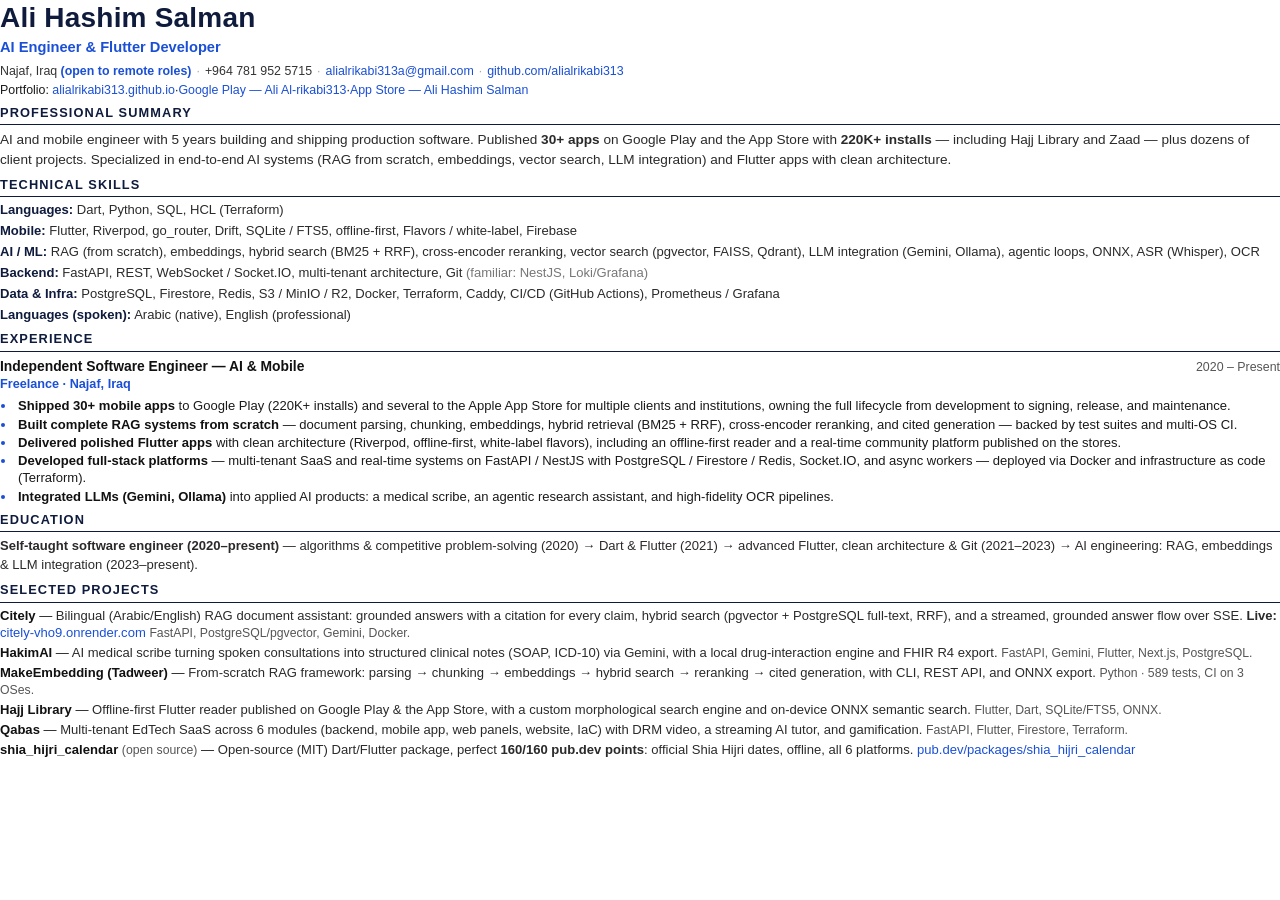
<file: resume.html>
<!DOCTYPE html>
<html lang="en">
<head>
<meta charset="UTF-8" />
<title>Ali Hashim Salman — Resume</title>
<style>
  /* ATS-friendly: single column, selectable text, standard headings, no layout tables/images */
  @page { size: A4; margin: 8mm 14mm; }
  * { margin: 0; padding: 0; box-sizing: border-box; }
  html { -webkit-print-color-adjust: exact; print-color-adjust: exact; }
  body {
    font-family: Arial, "Helvetica Neue", Helvetica, sans-serif;
    color: #1a1a1a; font-size: 9.8pt; line-height: 1.3;
  }
  a { color: #1a4fd6; text-decoration: none; }

  /* Header */
  .name { font-size: 21pt; font-weight: 700; letter-spacing: .2px; color: #0f1b3d; }
  .title { font-size: 11pt; font-weight: 600; color: #1a4fd6; margin-top: 2px; }
  .contact { font-size: 9.3pt; color: #333; margin-top: 6px; }
  .contact span.sep { color: #aaa; padding: 0 5px; }
  .links { font-size: 9.3pt; margin-top: 2px; }

  /* Sections */
  .sec { margin-top: 7px; }
  h2 {
    font-size: 9.6pt; font-weight: 700; text-transform: uppercase; letter-spacing: 1.1px;
    color: #0f1b3d; border-bottom: 1.4px solid #0f1b3d; padding-bottom: 3px; margin-bottom: 5px;
  }
  p.summary { font-size: 10.2pt; line-height: 1.45; color: #2a2a2a; }

  /* Skills */
  .skill-row { margin-bottom: 4px; }
  .skill-row .k { font-weight: 700; color: #0f1b3d; display: inline; }
  .skill-row .v { color: #2a2a2a; }

  /* Experience */
  .job-head { display: flex; justify-content: space-between; align-items: baseline; }
  .job-title { font-weight: 700; color: #111; font-size: 10.4pt; }
  .job-meta { font-size: 9.3pt; color: #555; white-space: nowrap; }
  .job-sub { font-size: 9.5pt; color: #1a4fd6; font-weight: 600; margin: 1px 0 5px; }
  ul { list-style: disc; margin: 0; padding-left: 16px; }
  li { margin-bottom: 1px; line-height: 1.32; padding-left: 2px; }
  li::marker { color: #1a4fd6; }
  li b { color: #111; }

  /* Projects */
  .proj { margin-bottom: 3px; }
  .proj .pn { font-weight: 700; color: #111; }
  .proj .pd { color: #2a2a2a; }
  .proj .pt { color: #555; font-size: 9.2pt; }
</style>
</head>
<body>

  <div class="name">Ali Hashim Salman</div>
  <div class="title">AI Engineer &amp; Flutter Developer</div>
  <div class="contact">
    Najaf, Iraq <span style="color:#1a4fd6;font-weight:600">(open to remote roles)</span><span class="sep">·</span>+964 781 952 5715<span class="sep">·</span><a href="mailto:alialrikabi313a@gmail.com">alialrikabi313a@gmail.com</a><span class="sep">·</span><a href="https://github.com/alialrikabi313">github.com/alialrikabi313</a>
  </div>
  <div class="links">
    Portfolio: <a href="https://alialrikabi313.github.io">alialrikabi313.github.io</a><span class="sep">·</span><a href="https://play.google.com/store/apps/developer?id=Ali+Al-rikabi313">Google Play — Ali Al-rikabi313</a><span class="sep">·</span><a href="https://apps.apple.com/us/developer/ali-hashim-salman/id1829770951">App Store — Ali Hashim Salman</a>
  </div>

  <div class="sec">
    <h2>Professional Summary</h2>
    <p class="summary">
      AI and mobile engineer with 5 years building and shipping production software. Published
      <b>30+ apps</b> on Google Play and the App Store with <b>220K+ installs</b> &mdash; including Hajj Library and Zaad &mdash;
      plus dozens of client projects. Specialized in end-to-end AI systems (RAG from scratch, embeddings, vector
      search, LLM integration) and Flutter apps with clean architecture.
    </p>
  </div>

  <div class="sec">
    <h2>Technical Skills</h2>
    <div class="skill-row"><span class="k">Languages:</span> <span class="v">Dart, Python, SQL, HCL (Terraform)</span></div>
    <div class="skill-row"><span class="k">Mobile:</span> <span class="v">Flutter, Riverpod, go_router, Drift, SQLite / FTS5, offline-first, Flavors / white-label, Firebase</span></div>
    <div class="skill-row"><span class="k">AI / ML:</span> <span class="v">RAG (from scratch), embeddings, hybrid search (BM25 + RRF), cross-encoder reranking, vector search (pgvector, FAISS, Qdrant), LLM integration (Gemini, Ollama), agentic loops, ONNX, ASR (Whisper), OCR</span></div>
    <div class="skill-row"><span class="k">Backend:</span> <span class="v">FastAPI, REST, WebSocket / Socket.IO, multi-tenant architecture, Git <span style="color:#777">(familiar: NestJS, Loki/Grafana)</span></span></div>
    <div class="skill-row"><span class="k">Data &amp; Infra:</span> <span class="v">PostgreSQL, Firestore, Redis, S3 / MinIO / R2, Docker, Terraform, Caddy, CI/CD (GitHub Actions), Prometheus / Grafana</span></div>
    <div class="skill-row"><span class="k">Languages (spoken):</span> <span class="v">Arabic (native), English (professional)</span></div>
  </div>

  <div class="sec">
    <h2>Experience</h2>
    <div class="job-head">
      <span class="job-title">Independent Software Engineer &mdash; AI &amp; Mobile</span>
      <span class="job-meta">2020 &ndash; Present</span>
    </div>
    <div class="job-sub">Freelance &middot; Najaf, Iraq</div>
    <ul>
      <li><b>Shipped 30+ mobile apps</b> to Google Play (220K+ installs) and several to the Apple App Store for multiple clients and institutions, owning the full lifecycle from development to signing, release, and maintenance.</li>
      <li><b>Built complete RAG systems from scratch</b> &mdash; document parsing, chunking, embeddings, hybrid retrieval (BM25 + RRF), cross-encoder reranking, and cited generation &mdash; backed by test suites and multi-OS CI.</li>
      <li><b>Delivered polished Flutter apps</b> with clean architecture (Riverpod, offline-first, white-label flavors), including an offline-first reader and a real-time community platform published on the stores.</li>
      <li><b>Developed full-stack platforms</b> &mdash; multi-tenant SaaS and real-time systems on FastAPI / NestJS with PostgreSQL / Firestore / Redis, Socket.IO, and async workers &mdash; deployed via Docker and infrastructure as code (Terraform).</li>
      <li><b>Integrated LLMs (Gemini, Ollama)</b> into applied AI products: a medical scribe, an agentic research assistant, and high-fidelity OCR pipelines.</li>
    </ul>
  </div>

  <div class="sec">
    <h2>Education</h2>
    <p class="summary" style="font-size:9.8pt"><b>Self-taught software engineer (2020&ndash;present)</b> &mdash; algorithms &amp; competitive problem-solving (2020) &rarr; Dart &amp; Flutter (2021) &rarr; advanced Flutter, clean architecture &amp; Git (2021&ndash;2023) &rarr; AI engineering: RAG, embeddings &amp; LLM integration (2023&ndash;present).</p>
  </div>

  <div class="sec">
    <h2>Selected Projects</h2>
    <div class="proj">
      <span class="pn">Citely</span> &mdash; <span class="pd">Bilingual (Arabic/English) RAG document assistant: grounded answers with a citation for every claim, hybrid search (pgvector + PostgreSQL full-text, RRF), and a streamed, grounded answer flow over SSE. <b>Live:</b> <a href="https://citely-vho9.onrender.com">citely-vho9.onrender.com</a></span>
      <span class="pt">FastAPI, PostgreSQL/pgvector, Gemini, Docker.</span>
    </div>
    <div class="proj">
      <span class="pn">HakimAI</span> &mdash; <span class="pd">AI medical scribe turning spoken consultations into structured clinical notes (SOAP, ICD-10) via Gemini, with a local drug-interaction engine and FHIR R4 export.</span>
      <span class="pt">FastAPI, Gemini, Flutter, Next.js, PostgreSQL.</span>
    </div>
    <div class="proj">
      <span class="pn">MakeEmbedding (Tadweer)</span> &mdash; <span class="pd">From-scratch RAG framework: parsing &rarr; chunking &rarr; embeddings &rarr; hybrid search &rarr; reranking &rarr; cited generation, with CLI, REST API, and ONNX export.</span>
      <span class="pt">Python &middot; 589 tests, CI on 3 OSes.</span>
    </div>
    <div class="proj">
      <span class="pn">Hajj Library</span> &mdash; <span class="pd">Offline-first Flutter reader published on Google Play &amp; the App Store, with a custom morphological search engine and on-device ONNX semantic search.</span>
      <span class="pt">Flutter, Dart, SQLite/FTS5, ONNX.</span>
    </div>
    <div class="proj">
      <span class="pn">Qabas</span> &mdash; <span class="pd">Multi-tenant EdTech SaaS across 6 modules (backend, mobile app, web panels, website, IaC) with DRM video, a streaming AI tutor, and gamification.</span>
      <span class="pt">FastAPI, Flutter, Firestore, Terraform.</span>
    </div>
    <div class="proj">
      <span class="pn">shia_hijri_calendar</span> <span class="pt">(open source)</span> &mdash; <span class="pd">Open-source (MIT) Dart/Flutter package, perfect <b>160/160 pub.dev points</b>: official Shia Hijri dates, offline, all 6 platforms. <a href="https://pub.dev/packages/shia_hijri_calendar">pub.dev/packages/shia_hijri_calendar</a></span>
    </div>
  </div>


</body>
</html>
</file>
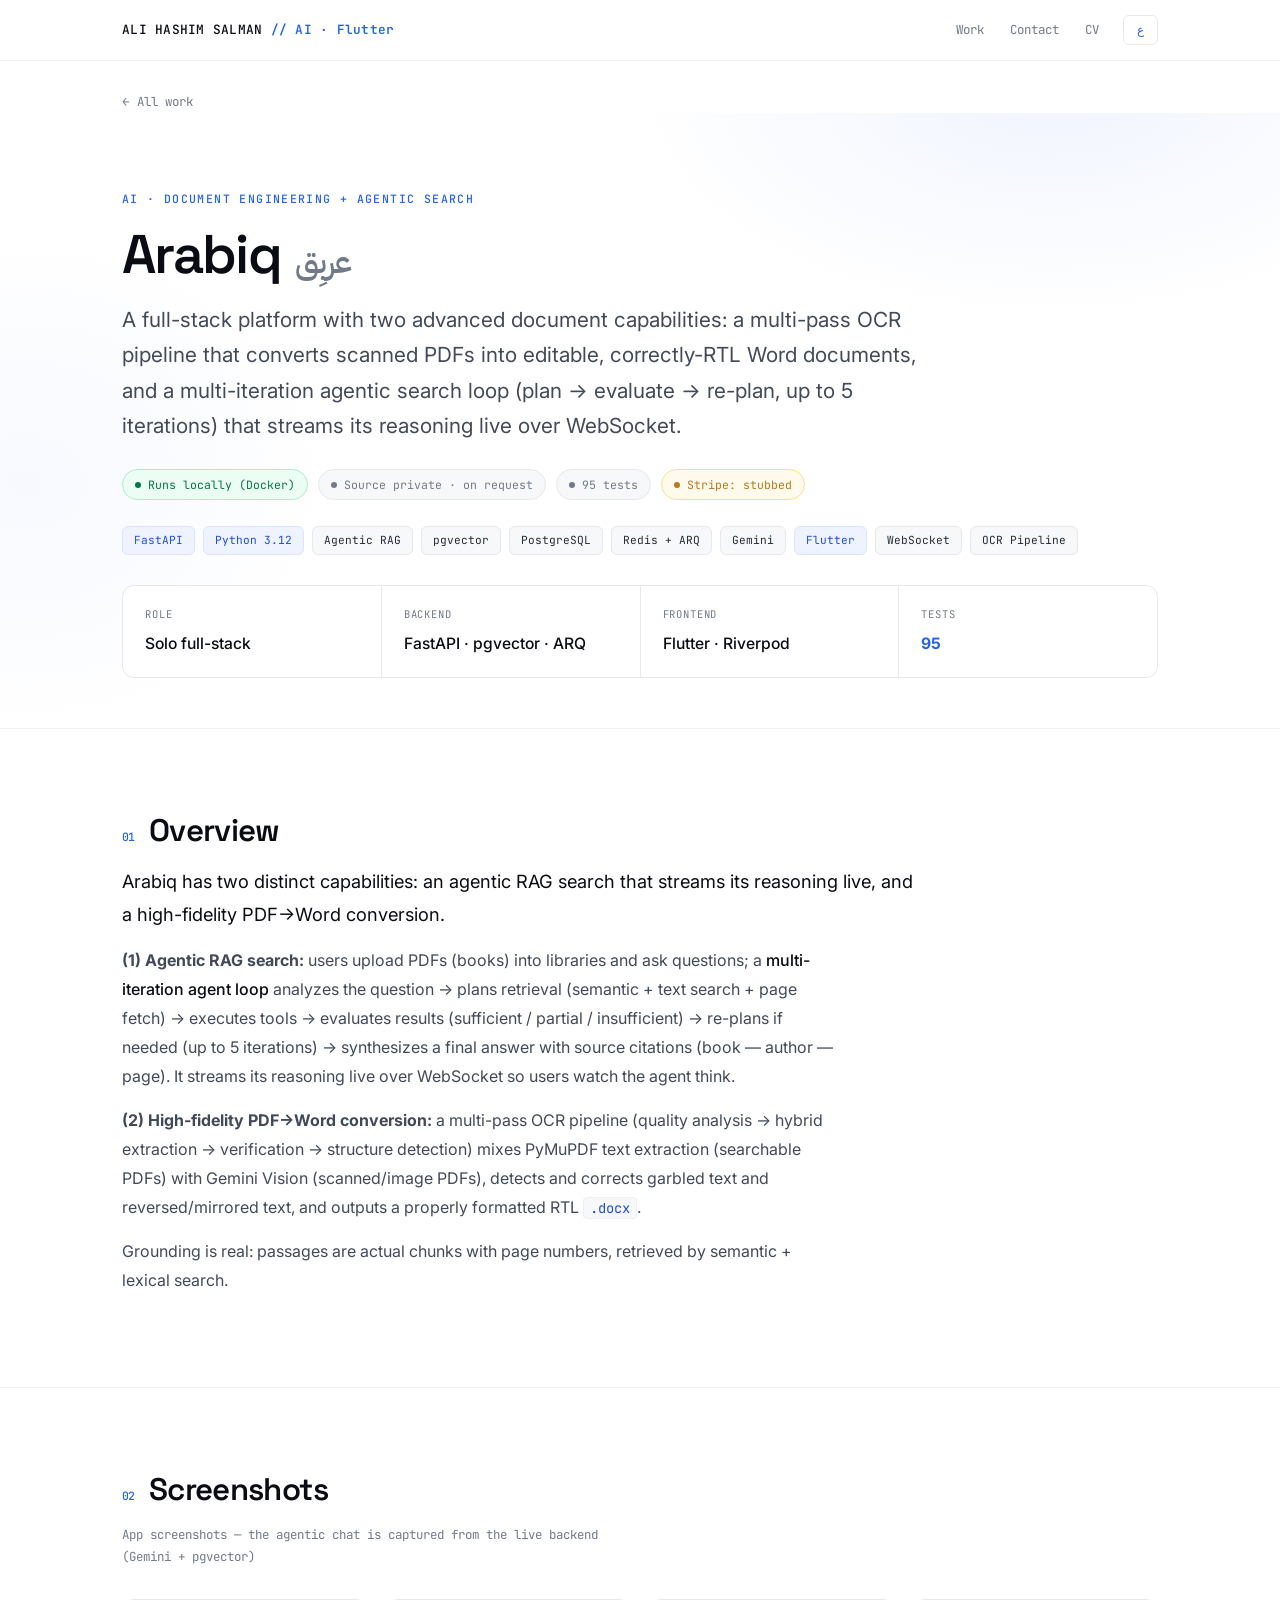
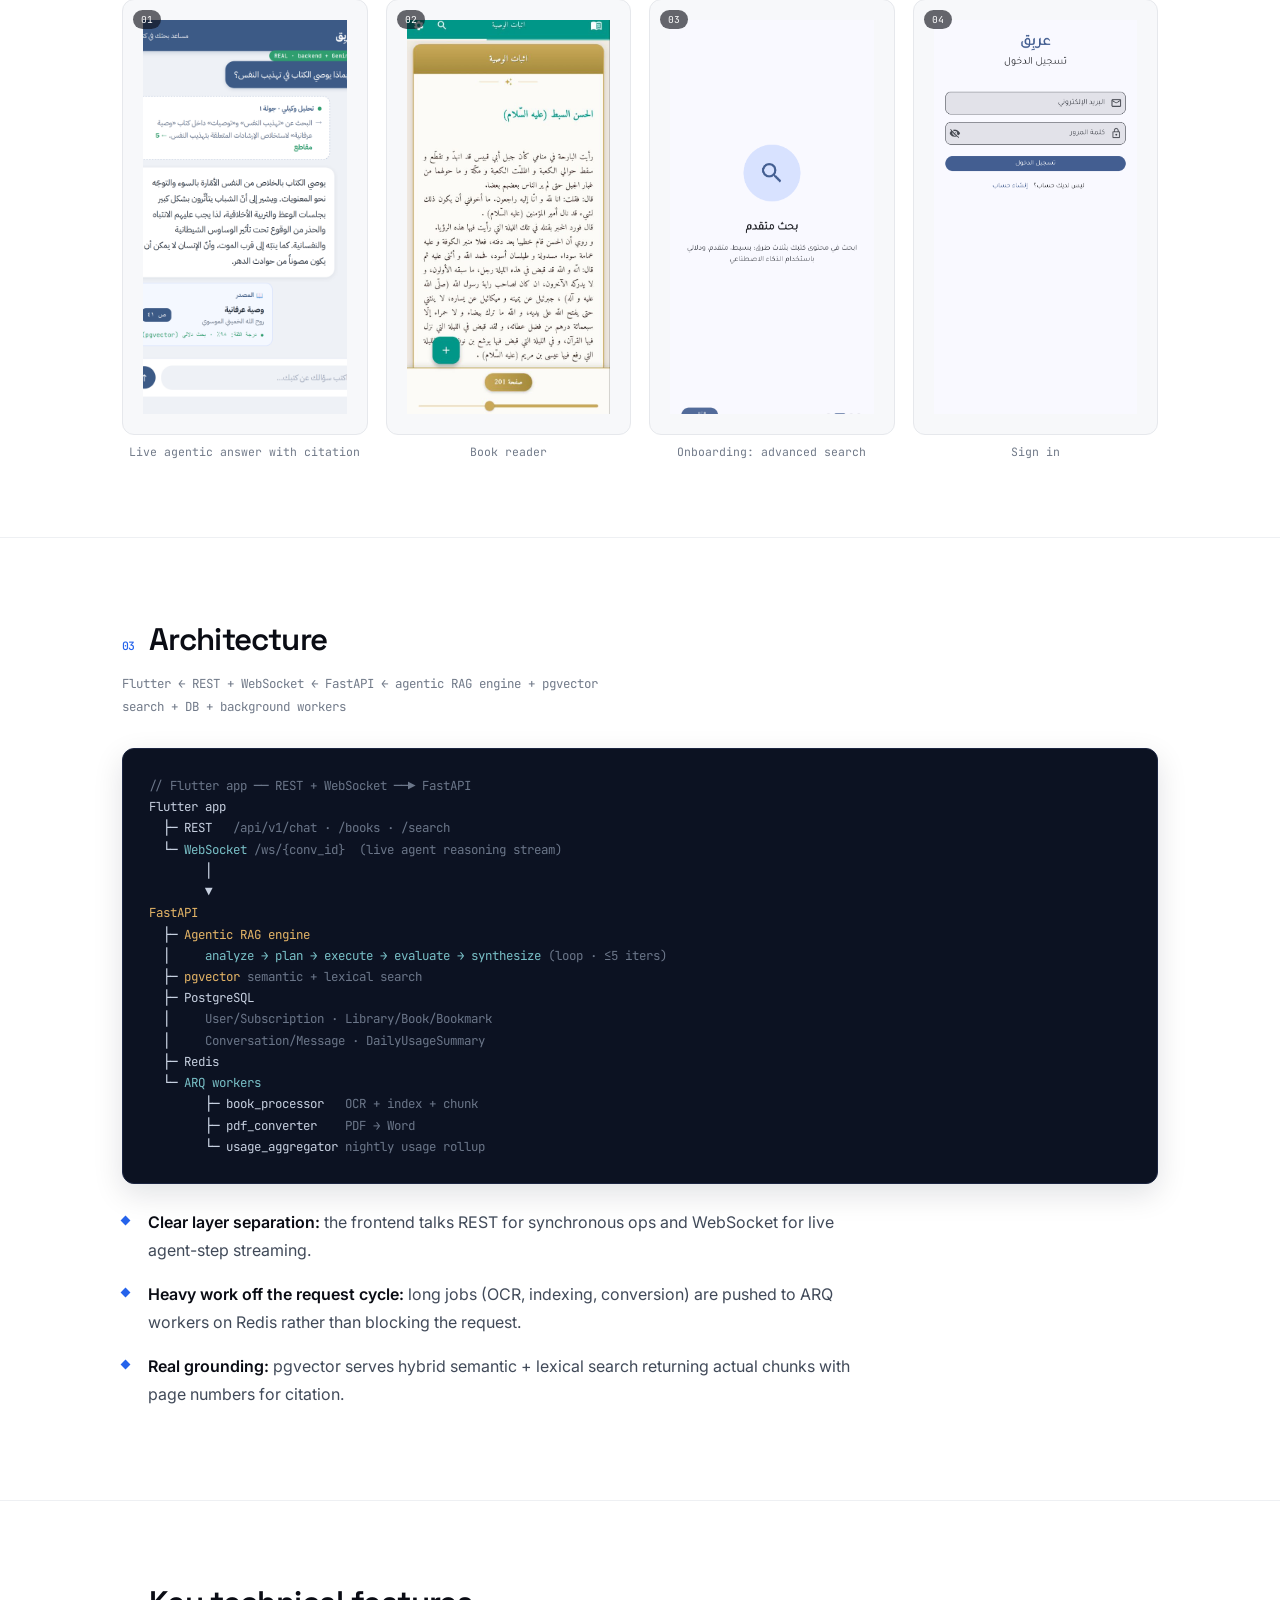
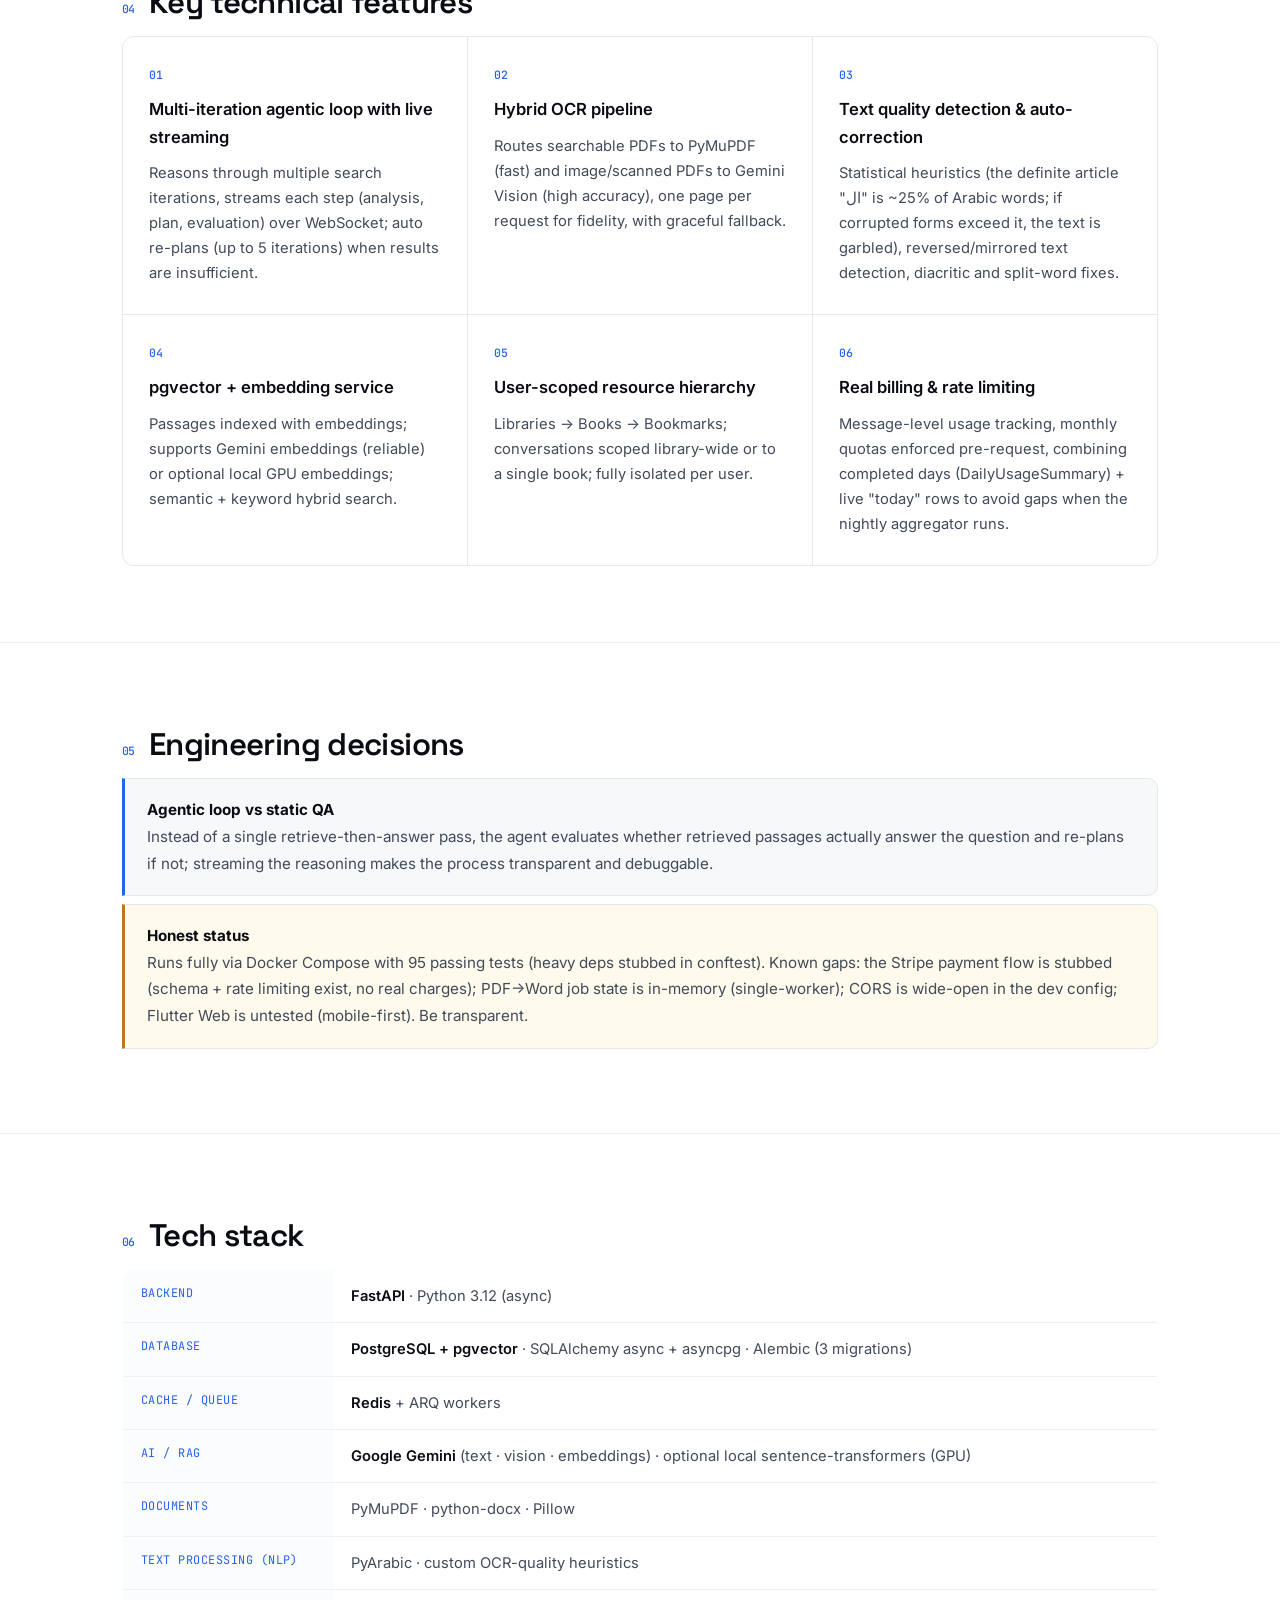
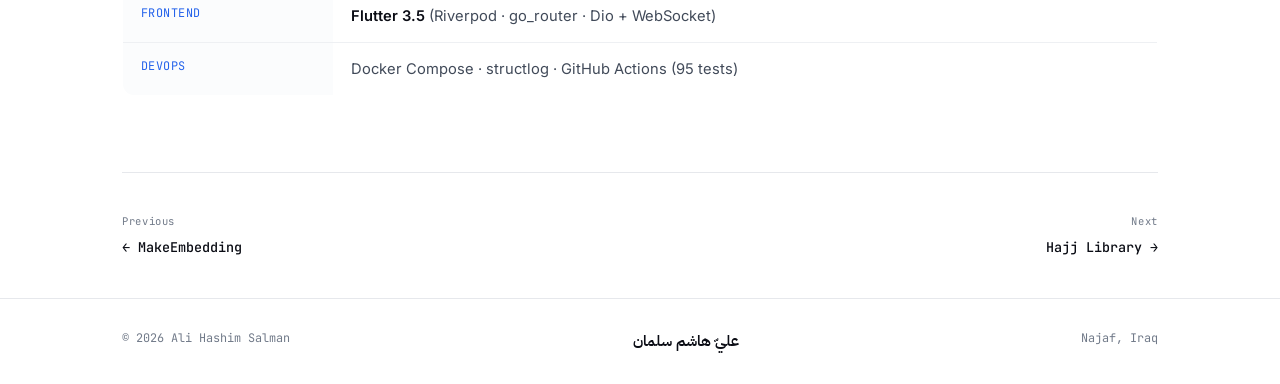
<file: projects/arabiq.html>
<!DOCTYPE html>
<html lang="ar" dir="rtl" data-lang="ar">
<head>
<meta charset="UTF-8" />
<meta name="viewport" content="width=device-width, initial-scale=1.0" />
<title>عربِق — Arabiq · Ali Hashim Salman</title>
<meta name="description" content="مساعد بحث بقدرتين: حلقة RAG وكيلية تبثّ استدلالها مباشرةً، وخطّ OCR عالي الدقّة يحوّل ملفات PDF الممسوحة إلى Word. دراسة حالة تقنية." />
<link rel="preconnect" href="https://fonts.googleapis.com" />
<link rel="preconnect" href="https://fonts.gstatic.com" crossorigin />
<link href="https://fonts.googleapis.com/css2?family=Space+Grotesk:wght@400;500;600;700&family=Inter:wght@400;500;600&family=JetBrains+Mono:wght@400;500&family=IBM+Plex+Sans+Arabic:wght@400;500;600;700&family=Amiri:wght@400;700&display=swap" rel="stylesheet" />
<link rel="stylesheet" href="../assets/css/style.css" />
</head>
<body>

<nav>
  <div class="nav-inner">
    <a class="brand" href="../index.html">ALI HASHIM SALMAN <b>// AI · Flutter</b></a>
    <div class="nav-right">
      <div class="nav-links">
        <a href="../index.html#work"><span class="t-ar">الأعمال</span><span class="t-en">Work</span></a>
        <a href="../index.html#contact"><span class="t-ar">تواصل</span><span class="t-en">Contact</span></a>
        <a href="../Ali_Hashim_Salman_Resume.pdf" target="_blank" rel="noopener"><span class="t-ar">السيرة</span><span class="t-en">CV</span></a>
      </div>
      <button class="lang-toggle" id="langBtn" aria-label="Switch language">EN</button>
    </div>
  </div>
</nav>

<div class="wrap" style="padding-top:26px">
  <a class="backlink" href="../index.html#work">
    <span>←</span> <span class="t-ar">كل الأعمال</span><span class="t-en">All work</span>
  </a>
</div>

<!-- HERO -->
<header class="p-hero">
  <div class="hero-glow"></div>
  <div class="wrap hero">
    <span class="domain"><span class="t-ar">ذكاء اصطناعي · هندسة مستندات + بحث وكيلي</span><span class="t-en">AI · Document engineering + agentic search</span></span>
    <h1><span class="t-en">Arabiq<span class="accent">عربِق</span></span><span class="t-ar">عربِق</span></h1>
    <p class="tagline">
      <span class="t-ar">منصّة full-stack تجمع قدرتين متقدّمتين في معالجة المستندات: <span class="em">خطّ OCR متعدّد المرّات</span> يحوّل ملفات PDF الممسوحة ضوئياً إلى Word قابل للتحرير بصيغة RTL سليمة، و<span class="em">حلقة بحث وكيلية متعدّدة الدورات</span> (تخطيط ← تقييم ← إعادة تخطيط حتى 5 تكرارات) تبثّ استدلالها لحظياً عبر WebSocket.</span>
      <span class="t-en">A full-stack platform with two advanced document capabilities: a <span class="em">multi-pass OCR pipeline</span> that converts scanned PDFs into editable, correctly-RTL Word documents, and a <span class="em">multi-iteration agentic search loop</span> (plan → evaluate → re-plan, up to 5 iterations) that streams its reasoning live over WebSocket.</span>
    </p>
    <div class="badge-row">
      <span class="badge live"><span class="t-ar">يعمل محلياً (Docker)</span><span class="t-en">Runs locally (Docker)</span></span>
      <span class="badge neutral"><span class="t-ar">الكود خاص · للمراجعة عند الطلب</span><span class="t-en">Source private · on request</span></span>
      <span class="badge neutral"><span class="t-ar">95 اختبار</span><span class="t-en">95 tests</span></span>
      <span class="badge dev"><span class="t-ar">دفع Stripe: مبدئي</span><span class="t-en">Stripe: stubbed</span></span>
    </div>
    <div class="tags">
      <span class="tag gold">FastAPI</span><span class="tag gold">Python 3.12</span><span class="tag">Agentic RAG</span><span class="tag">pgvector</span><span class="tag">PostgreSQL</span><span class="tag">Redis + ARQ</span><span class="tag">Gemini</span><span class="tag gold">Flutter</span><span class="tag">WebSocket</span><span class="tag">OCR Pipeline</span>
    </div>

    <div class="factbar" style="margin-top:30px">
      <div class="fact"><div class="k"><span class="t-ar">الدور</span><span class="t-en">Role</span></div><div class="v"><span class="t-ar">مطوّر منفرد — full-stack</span><span class="t-en">Solo full-stack</span></div></div>
      <div class="fact"><div class="k"><span class="t-ar">الخادم</span><span class="t-en">Backend</span></div><div class="v"><span class="t-ar">FastAPI · pgvector · ARQ</span><span class="t-en">FastAPI · pgvector · ARQ</span></div></div>
      <div class="fact"><div class="k"><span class="t-ar">الواجهة</span><span class="t-en">Frontend</span></div><div class="v"><span class="t-ar">Flutter · Riverpod</span><span class="t-en">Flutter · Riverpod</span></div></div>
      <div class="fact"><div class="k"><span class="t-ar">الاختبارات</span><span class="t-en">Tests</span></div><div class="v"><b>95</b></div></div>
    </div>
  </div>
</header>

<!-- OVERVIEW -->
<section class="psec">
  <div class="wrap">
    <h2><span class="num">01</span><span class="t-ar">نظرة عامة</span><span class="t-en">Overview</span></h2>
    <p class="lead-p">
      <span class="t-ar">عربِق قدرتان متمايزتان: بحث RAG وكيلي يبثّ استدلاله مباشرةً، وتحويل عالي الدقّة من PDF إلى Word.</span>
      <span class="t-en">Arabiq has two distinct capabilities: an agentic RAG search that streams its reasoning live, and a high-fidelity PDF→Word conversion.</span>
    </p>
    <p>
      <span class="t-ar"><b>(1) بحث RAG وكيلي:</b> يرفع المستخدمون ملفات PDF (كتباً) داخل مكتبات ويطرحون أسئلتهم؛ فتقوم <span class="em">حلقة وكيل متعدّدة التكرارات</span> بتحليل السؤال ← تخطيط الاسترجاع (بحث دلالي + بحث نصّي + جلب صفحات) ← تنفيذ الأدوات ← تقييم النتائج (كافية / جزئية / غير كافية) ← إعادة التخطيط عند الحاجة (حتى 5 تكرارات) ← تركيب إجابة نهائية مع اقتباس المصادر (الكتاب — المؤلّف — الصفحة). وتُبثّ خطوات الاستدلال مباشرةً عبر WebSocket فيرى المستخدم الوكيل وهو «يفكّر».</span>
      <span class="t-en"><b>(1) Agentic RAG search:</b> users upload PDFs (books) into libraries and ask questions; a <span class="em">multi-iteration agent loop</span> analyzes the question → plans retrieval (semantic + text search + page fetch) → executes tools → evaluates results (sufficient / partial / insufficient) → re-plans if needed (up to 5 iterations) → synthesizes a final answer with source citations (book — author — page). It streams its reasoning live over WebSocket so users watch the agent think.</span>
    </p>
    <p>
      <span class="t-ar"><b>(2) تحويل PDF←Word عالي الدقّة:</b> خطّ OCR متعدّد المرّات (تحليل الجودة ← استخراج هجين ← تحقّق ← كشف البنية) يمزج استخراج النصّ بـ PyMuPDF (للملفات القابلة للبحث) مع Gemini Vision (للملفات الممسوحة/الصورية)، ويكتشف ويصحّح النصّ المشوّه والنصّ المعكوس/المرآتي، ويُخرج مستند <code>.docx</code> منسَّقاً بصيغة RTL سليمة.</span>
      <span class="t-en"><b>(2) High-fidelity PDF→Word conversion:</b> a multi-pass OCR pipeline (quality analysis → hybrid extraction → verification → structure detection) mixes PyMuPDF text extraction (searchable PDFs) with Gemini Vision (scanned/image PDFs), detects and corrects garbled text and reversed/mirrored text, and outputs a properly formatted RTL <code>.docx</code>.</span>
    </p>
    <p>
      <span class="t-ar">التأريض (grounding) فعليّ لا شكليّ: المقاطع المُقتبَسة مأخوذة فعلاً من الكتب بأرقام صفحاتها، وتُسترجَع عبر بحث دلالي ومعجمي.</span>
      <span class="t-en">Grounding is real: passages are actual chunks with page numbers, retrieved by semantic + lexical search.</span>
    </p>
  </div>
</section>

<!-- SCREENSHOTS -->
<section class="psec">
  <div class="wrap">
    <h2><span class="num">02</span><span class="t-ar">لقطات</span><span class="t-en">Screenshots</span></h2>
    <p class="sub"><span class="t-ar">لقطات من التطبيق، والمحادثة الوكيلية مُلتقطة من backend عامل فعلاً (Gemini + pgvector)</span><span class="t-en">App screenshots — the agentic chat is captured from the live backend (Gemini + pgvector)</span></p>
    <div class="gallery">
      <figure class="gshot">
        <div class="shot"><span class="ph-tag">01</span><img src="../assets/img/arabiq/06-chat.png" alt="Arabiq — live agentic RAG answer with citation" loading="lazy" /></div>
        <figcaption><span class="t-ar">إجابة وكيلية حقيقية مع استشهاد</span><span class="t-en">Live agentic answer with citation</span></figcaption>
      </figure>
      <figure class="gshot">
        <div class="shot"><span class="ph-tag">02</span><img src="../assets/img/arabiq/preview.jpg" alt="Arabiq — reader" loading="lazy" /></div>
        <figcaption><span class="t-ar">قارئ الكتب</span><span class="t-en">Book reader</span></figcaption>
      </figure>
      <figure class="gshot">
        <div class="shot"><span class="ph-tag">03</span><img src="../assets/img/arabiq/ob-3.png" alt="Arabiq — advanced search onboarding" loading="lazy" /></div>
        <figcaption><span class="t-ar">تعريف: بحث متقدّم</span><span class="t-en">Onboarding: advanced search</span></figcaption>
      </figure>
      <figure class="gshot">
        <div class="shot"><span class="ph-tag">04</span><img src="../assets/img/arabiq/ob-5.png" alt="Arabiq — sign in" loading="lazy" /></div>
        <figcaption><span class="t-ar">تسجيل الدخول</span><span class="t-en">Sign in</span></figcaption>
      </figure>
    </div>
  </div>
</section>

<!-- ARCHITECTURE -->
<section class="psec">
  <div class="wrap">
    <h2><span class="num">03</span><span class="t-ar">المعمارية</span><span class="t-en">Architecture</span></h2>
    <p class="sub"><span class="t-ar">واجهة Flutter ← REST + WebSocket ← FastAPI ← محرّك RAG وكيلي + بحث pgvector + قاعدة + عمّال خلفيون</span><span class="t-en">Flutter ← REST + WebSocket ← FastAPI ← agentic RAG engine + pgvector search + DB + background workers</span></p>
    <div class="diagram">
<pre><span class="dim">// Flutter app ── REST + WebSocket ──▶ FastAPI</span>
Flutter app
  ├─ REST   <span class="dim">/api/v1/chat · /books · /search</span>
  └─ <span class="lp">WebSocket</span> <span class="dim">/ws/{conv_id}  (live agent reasoning stream)</span>
        │
        ▼
<span class="hl">FastAPI</span>
  ├─ <span class="hl">Agentic RAG engine</span>
  │     <span class="lp">analyze → plan → execute → evaluate → synthesize</span> <span class="dim">(loop · ≤5 iters)</span>
  ├─ <span class="hl">pgvector</span> <span class="dim">semantic + lexical search</span>
  ├─ PostgreSQL
  │     <span class="dim">User/Subscription · Library/Book/Bookmark</span>
  │     <span class="dim">Conversation/Message · DailyUsageSummary</span>
  ├─ Redis
  └─ <span class="lp">ARQ workers</span>
        ├─ book_processor   <span class="dim">OCR + index + chunk</span>
        ├─ pdf_converter    <span class="dim">PDF → Word</span>
        └─ usage_aggregator <span class="dim">nightly usage rollup</span></pre>
    </div>
    <ul class="bullets" style="margin-top:24px">
      <li><span class="t-ar"><b>فصل واضح للطبقات:</b> الواجهة تتحدّث عبر REST للعمليات المتزامنة، وعبر WebSocket لبثّ خطوات الوكيل لحظياً.</span><span class="t-en"><b>Clear layer separation:</b> the frontend talks REST for synchronous ops and WebSocket for live agent-step streaming.</span></li>
      <li><span class="t-ar"><b>عمل ثقيل خارج دورة الطلب:</b> المهام الطويلة (OCR، الفهرسة، التحويل) تُدفع إلى عمّال ARQ على Redis بدل حجب الطلب.</span><span class="t-en"><b>Heavy work off the request cycle:</b> long jobs (OCR, indexing, conversion) are pushed to ARQ workers on Redis rather than blocking the request.</span></li>
      <li><span class="t-ar"><b>تأريض حقيقي:</b> يوفّر pgvector بحثاً هجيناً دلالياً ومعجمياً يُعيد مقاطع فعلية بأرقام صفحاتها لاستخدامها في الاقتباس.</span><span class="t-en"><b>Real grounding:</b> pgvector serves hybrid semantic + lexical search returning actual chunks with page numbers for citation.</span></li>
    </ul>
  </div>
</section>

<!-- KEY FEATURES -->
<section class="psec">
  <div class="wrap">
    <h2><span class="num">04</span><span class="t-ar">أبرز الميزات التقنية</span><span class="t-en">Key technical features</span></h2>
    <div class="feat-grid">
      <div class="feat">
        <div class="fi">01</div>
        <h4><span class="t-ar">حلقة وكيلية متعدّدة التكرارات ببثّ مباشر</span><span class="t-en">Multi-iteration agentic loop with live streaming</span></h4>
        <p><span class="t-ar">يستدلّ عبر عدّة تكرارات بحث، ويبثّ كل خطوة (التحليل، الخطّة، التقييم) عبر WebSocket؛ ويعيد التخطيط تلقائياً (حتى 5 تكرارات) عندما تكون النتائج غير كافية.</span><span class="t-en">Reasons through multiple search iterations, streams each step (analysis, plan, evaluation) over WebSocket; auto re-plans (up to 5 iterations) when results are insufficient.</span></p>
      </div>
      <div class="feat">
        <div class="fi">02</div>
        <h4><span class="t-ar">خطّ OCR هجين</span><span class="t-en">Hybrid OCR pipeline</span></h4>
        <p><span class="t-ar">يوجّه ملفات PDF القابلة للبحث إلى PyMuPDF (سريع) والملفات الصورية/الممسوحة إلى Gemini Vision (دقّة عالية)، صفحة واحدة لكل طلب حفاظاً على الدقّة، مع تراجع سلس عند الفشل.</span><span class="t-en">Routes searchable PDFs to PyMuPDF (fast) and image/scanned PDFs to Gemini Vision (high accuracy), one page per request for fidelity, with graceful fallback.</span></p>
      </div>
      <div class="feat">
        <div class="fi">03</div>
        <h4><span class="t-ar">كشف جودة النصّ وتصحيحه آلياً</span><span class="t-en">Text quality detection &amp; auto-correction</span></h4>
        <p><span class="t-ar">استدلالات إحصائية (أداة التعريف «ال» تمثّل نحو 25% من الكلمات العربية؛ فإن تجاوزتها الصيغ التالفة، كان النصّ مشوّهاً)، وكشف النصّ المعكوس/المرآتي، وإصلاح التشكيل والكلمات المقطوعة.</span><span class="t-en">Statistical heuristics (the definite article "ال" is ~25% of Arabic words; if corrupted forms exceed it, the text is garbled), reversed/mirrored text detection, diacritic and split-word fixes.</span></p>
      </div>
      <div class="feat">
        <div class="fi">04</div>
        <h4><span class="t-ar">pgvector + خدمة embeddings</span><span class="t-en">pgvector + embedding service</span></h4>
        <p><span class="t-ar">تُفهرَس المقاطع بـ embeddings؛ يدعم embeddings من Gemini (موثوقة) أو embeddings محلية اختيارية على GPU؛ بحث هجين دلالي + بالكلمات المفتاحية.</span><span class="t-en">Passages indexed with embeddings; supports Gemini embeddings (reliable) or optional local GPU embeddings; semantic + keyword hybrid search.</span></p>
      </div>
      <div class="feat">
        <div class="fi">05</div>
        <h4><span class="t-ar">هرمية موارد بنطاق المستخدم</span><span class="t-en">User-scoped resource hierarchy</span></h4>
        <p><span class="t-ar">مكتبات ← كتب ← إشارات مرجعية؛ والمحادثات مقيَّدة بنطاق مكتبة كاملة أو كتاب واحد؛ معزولة تماماً لكل مستخدم.</span><span class="t-en">Libraries → Books → Bookmarks; conversations scoped library-wide or to a single book; fully isolated per user.</span></p>
      </div>
      <div class="feat">
        <div class="fi">06</div>
        <h4><span class="t-ar">فوترة وتحديد معدّل حقيقيان</span><span class="t-en">Real billing &amp; rate limiting</span></h4>
        <p><span class="t-ar">يتتبّع الاستخدام على مستوى كل رسالة، ويفرض حصصاً شهرية قبل تنفيذ الطلب، ويدمج الأيام المكتملة (DailyUsageSummary) مع صفوف «اليوم» الحيّة لتفادي الثغرات أثناء تشغيل المجمِّع الليلي.</span><span class="t-en">Message-level usage tracking, monthly quotas enforced pre-request, combining completed days (DailyUsageSummary) + live "today" rows to avoid gaps when the nightly aggregator runs.</span></p>
      </div>
    </div>
  </div>
</section>

<!-- DEEP DIVE -->
<section class="psec">
  <div class="wrap">
    <h2><span class="num">05</span><span class="t-ar">قرارات هندسية</span><span class="t-en">Engineering decisions</span></h2>
    <div class="callout">
      <b><span class="t-ar">حلقة وكيلية مقابل سؤال/جواب ساكن</span><span class="t-en">Agentic loop vs static QA</span></b><br/>
      <span class="t-ar">بدلاً من تمريرة واحدة «استرجِع ثمّ أجِب»، يقيّم الوكيل ما إذا كانت المقاطع المُسترجَعة تجيب فعلاً عن السؤال، ويعيد التخطيط إن لم تفعل؛ وبثّ الاستدلال يجعل العملية شفّافة وقابلة للتنقيح.</span>
      <span class="t-en">Instead of a single retrieve-then-answer pass, the agent evaluates whether retrieved passages actually answer the question and re-plans if not; streaming the reasoning makes the process transparent and debuggable.</span>
    </div>
    <div class="callout note">
      <b><span class="t-ar">الوضع بصراحة</span><span class="t-en">Honest status</span></b><br/>
      <span class="t-ar">يعمل بالكامل عبر Docker Compose مع 95 اختباراً ناجحاً (التبعيات الثقيلة مُحاكاة في conftest). الثغرات المعروفة: مسار دفع Stripe مبدئي (المخطّط وتحديد المعدّل موجودان، بلا خصم فعلي)؛ حالة مهمة PDF←Word في الذاكرة (عامل وحيد)؛ إعداد CORS مفتوح بالكامل في تهيئة التطوير؛ وFlutter Web غير مُختبَر (الأولوية للموبايل). أُفضّل المصارحة على التجميل.</span>
      <span class="t-en">Runs fully via Docker Compose with 95 passing tests (heavy deps stubbed in conftest). Known gaps: the Stripe payment flow is stubbed (schema + rate limiting exist, no real charges); PDF→Word job state is in-memory (single-worker); CORS is wide-open in the dev config; Flutter Web is untested (mobile-first). Be transparent.</span>
    </div>
  </div>
</section>

<!-- STACK -->
<section class="psec">
  <div class="wrap">
    <h2><span class="num">06</span><span class="t-ar">التقنيات</span><span class="t-en">Tech stack</span></h2>
    <table class="stack-table">
      <tr><td><span class="t-ar">الخادم</span><span class="t-en">Backend</span></td><td><b>FastAPI</b> · Python 3.12 <span class="t-ar">(غير متزامن)</span><span class="t-en">(async)</span></td></tr>
      <tr><td><span class="t-ar">قاعدة البيانات</span><span class="t-en">Database</span></td><td><b>PostgreSQL + pgvector</b> · SQLAlchemy async + asyncpg · Alembic <span class="t-ar">(3 ترحيلات)</span><span class="t-en">(3 migrations)</span></td></tr>
      <tr><td><span class="t-ar">التخزين/الطابور</span><span class="t-en">Cache / Queue</span></td><td><b>Redis</b> + ARQ <span class="t-ar">عمّال</span><span class="t-en">workers</span></td></tr>
      <tr><td><span class="t-ar">الذكاء/RAG</span><span class="t-en">AI / RAG</span></td><td><b>Google Gemini</b> <span class="t-ar">(نصّ · رؤية · embeddings)</span><span class="t-en">(text · vision · embeddings)</span> · <span class="t-ar">sentence-transformers محلية اختيارية (GPU)</span><span class="t-en">optional local sentence-transformers (GPU)</span></td></tr>
      <tr><td><span class="t-ar">المستندات</span><span class="t-en">Documents</span></td><td>PyMuPDF · python-docx · Pillow</td></tr>
      <tr><td><span class="t-ar">معالجة النصوص</span><span class="t-en">Text processing (NLP)</span></td><td>PyArabic <span class="t-ar">· استدلالات جودة OCR مخصّصة</span><span class="t-en">· custom OCR-quality heuristics</span></td></tr>
      <tr><td><span class="t-ar">الواجهة</span><span class="t-en">Frontend</span></td><td><b>Flutter 3.5</b> <span class="t-ar">(Riverpod · go_router · Dio + WebSocket)</span><span class="t-en">(Riverpod · go_router · Dio + WebSocket)</span></td></tr>
      <tr><td>DevOps</td><td>Docker Compose · structlog · GitHub Actions <span class="t-ar">(95 اختباراً)</span><span class="t-en">(95 tests)</span></td></tr>
    </table>
  </div>
</section>

<!-- PROJECT NAV -->
<div class="wrap">
  <div class="proj-nav">
    <a href="makeembedding.html">
      <span class="lbl"><span class="t-ar">السابق</span><span class="t-en">Previous</span></span>
      ← MakeEmbedding
    </a>
    <a href="hajj-library.html" style="text-align:end">
      <span class="lbl"><span class="t-ar">التالي</span><span class="t-en">Next</span></span>
      <span class="t-ar">مكتبة الحج →</span><span class="t-en">Hajj Library →</span>
    </a>
  </div>
</div>

<footer>
  <div class="foot-inner">
    <span>© <span id="yr"></span> <span class="t-ar">علي هاشم سلمان</span><span class="t-en">Ali Hashim Salman</span></span>
    <span class="sig">عليّ هاشم سلمان</span>
    <span><span class="t-ar">النجف، العراق</span><span class="t-en">Najaf, Iraq</span></span>
  </div>
</footer>

<script src="../assets/js/main.js"></script>
</body>
</html>
</file>
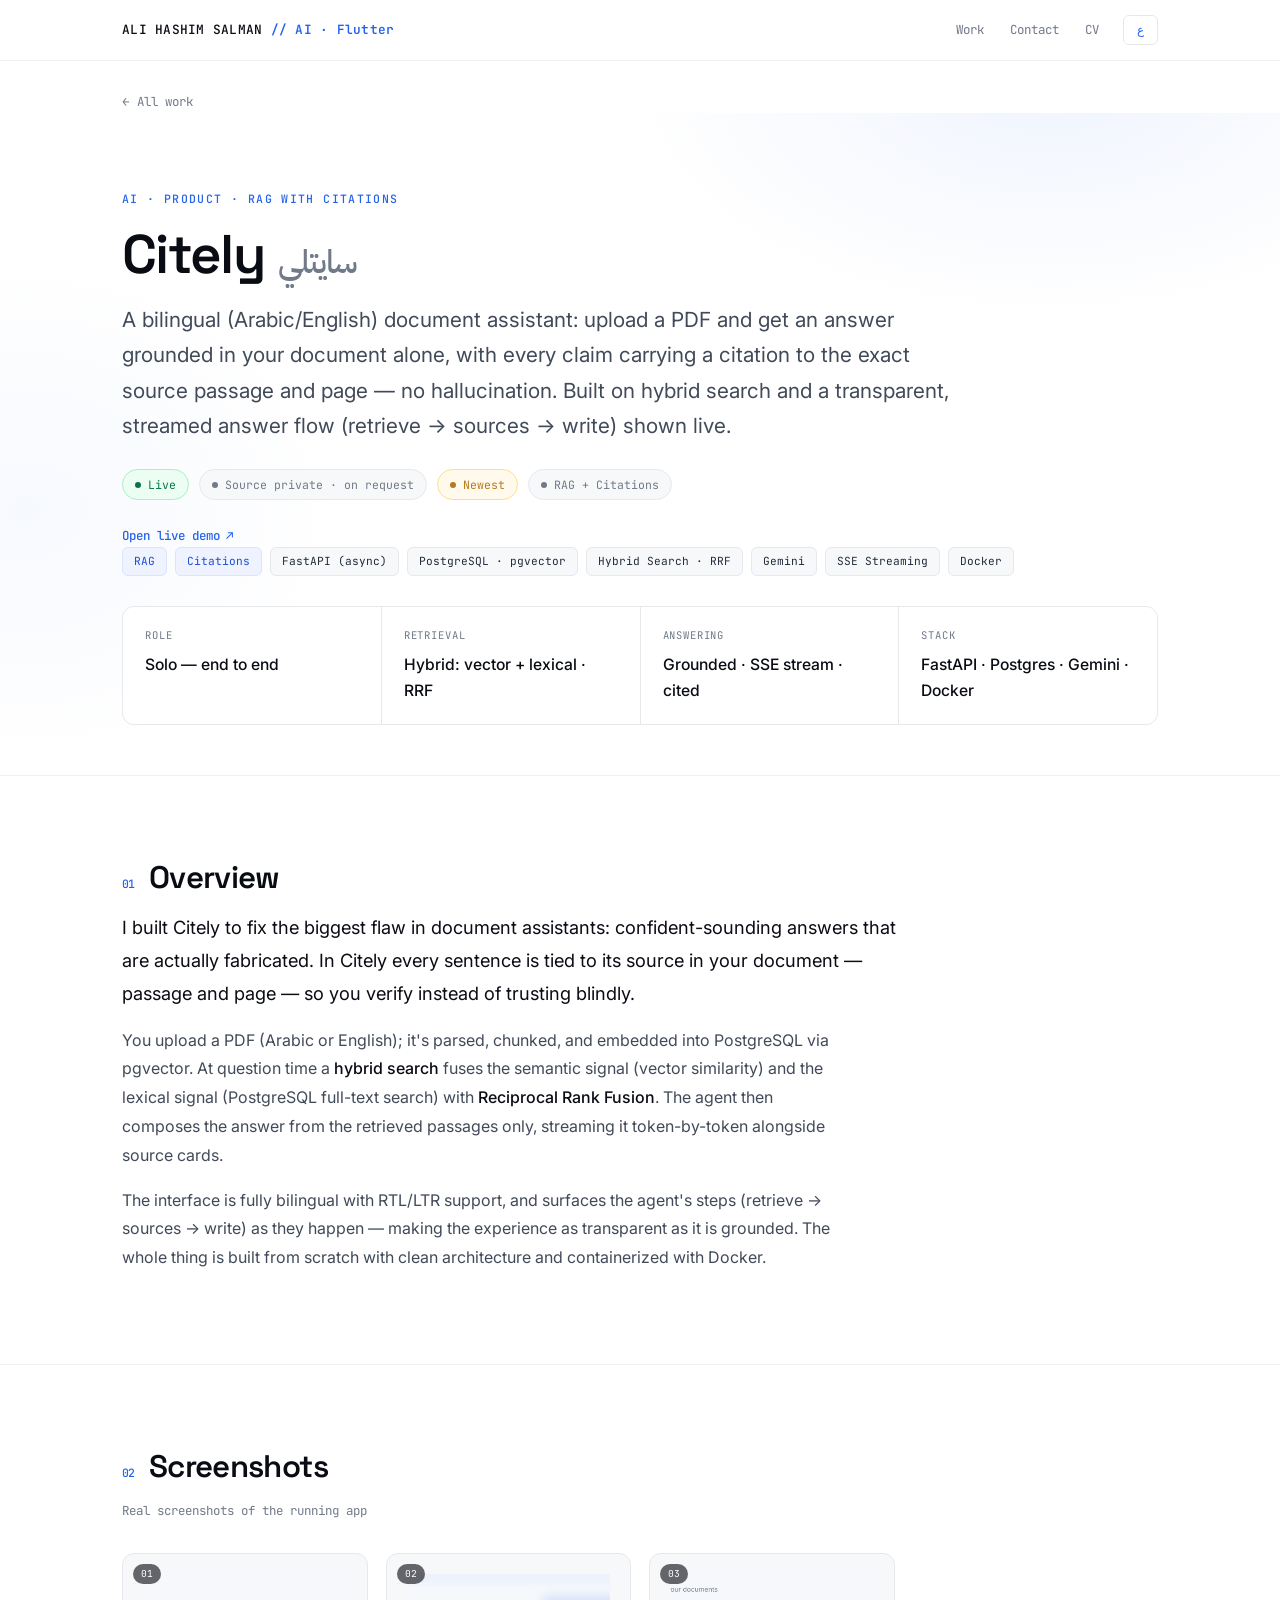
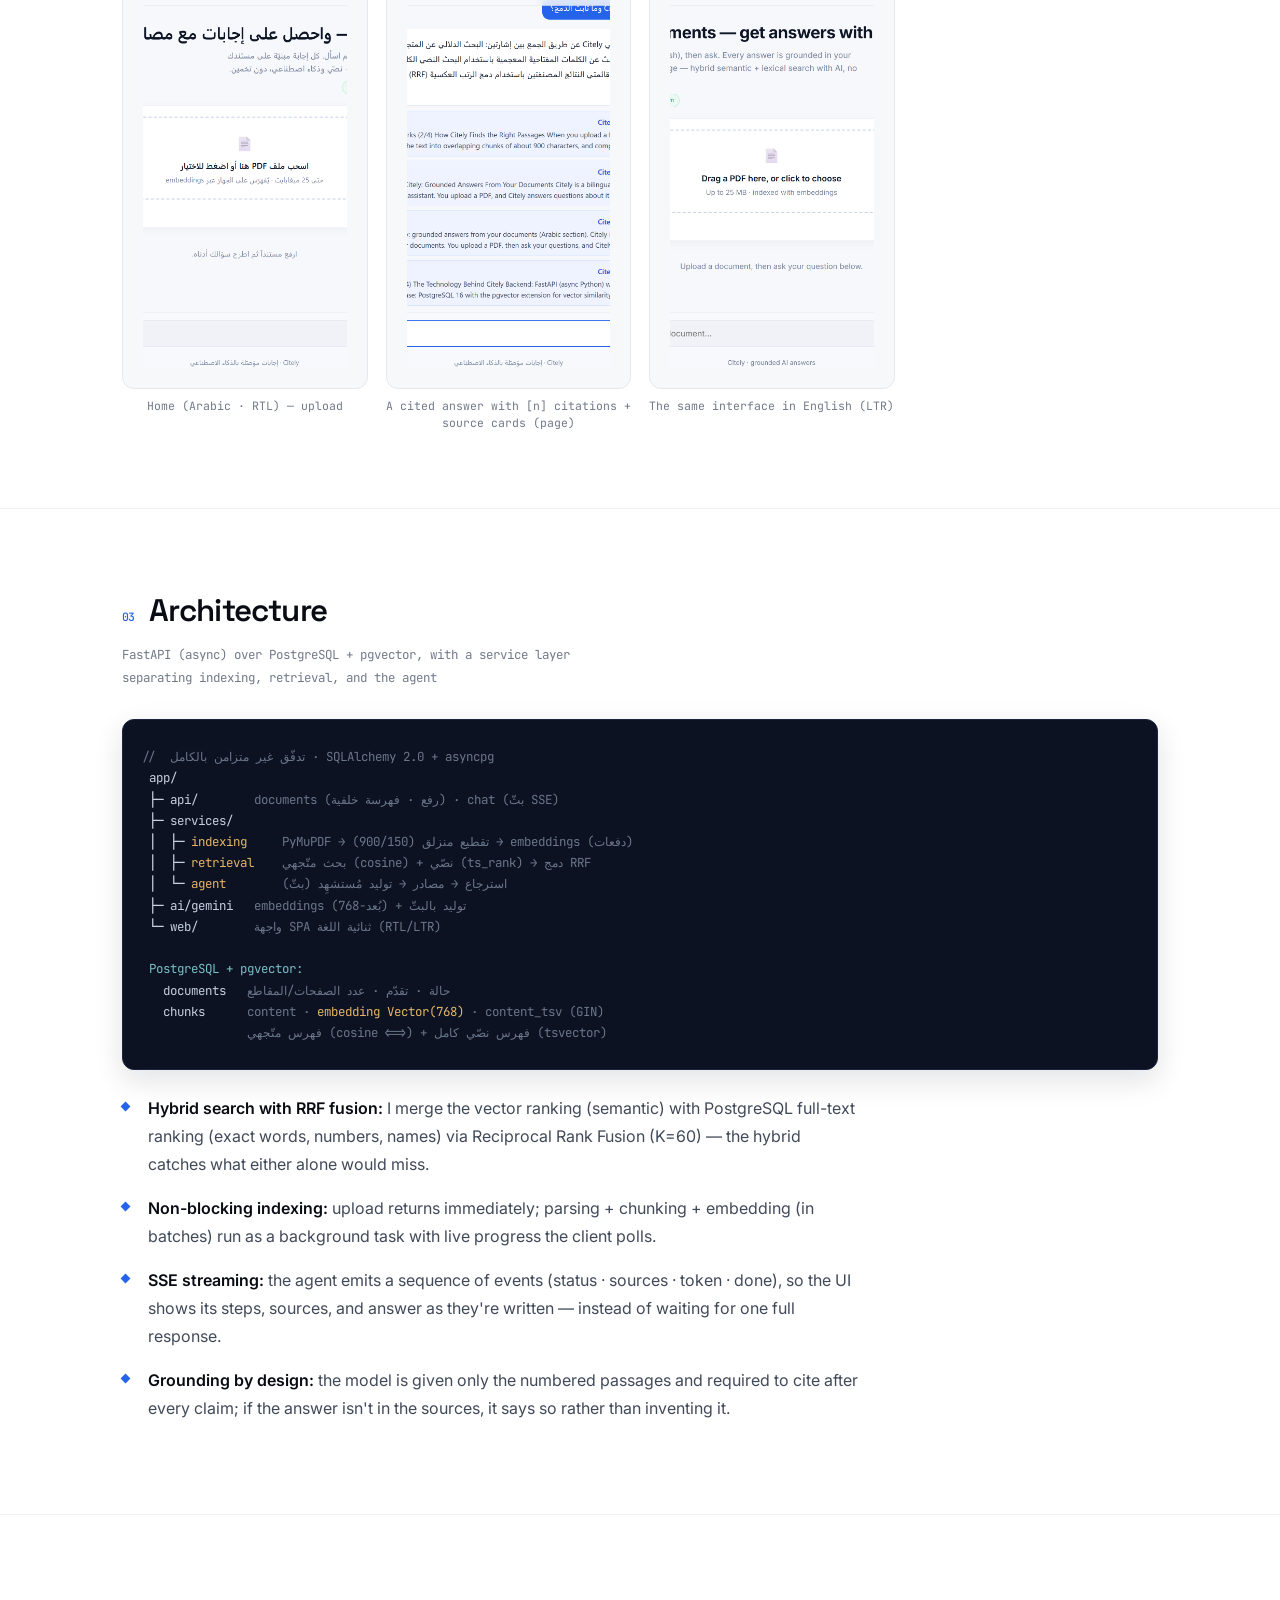
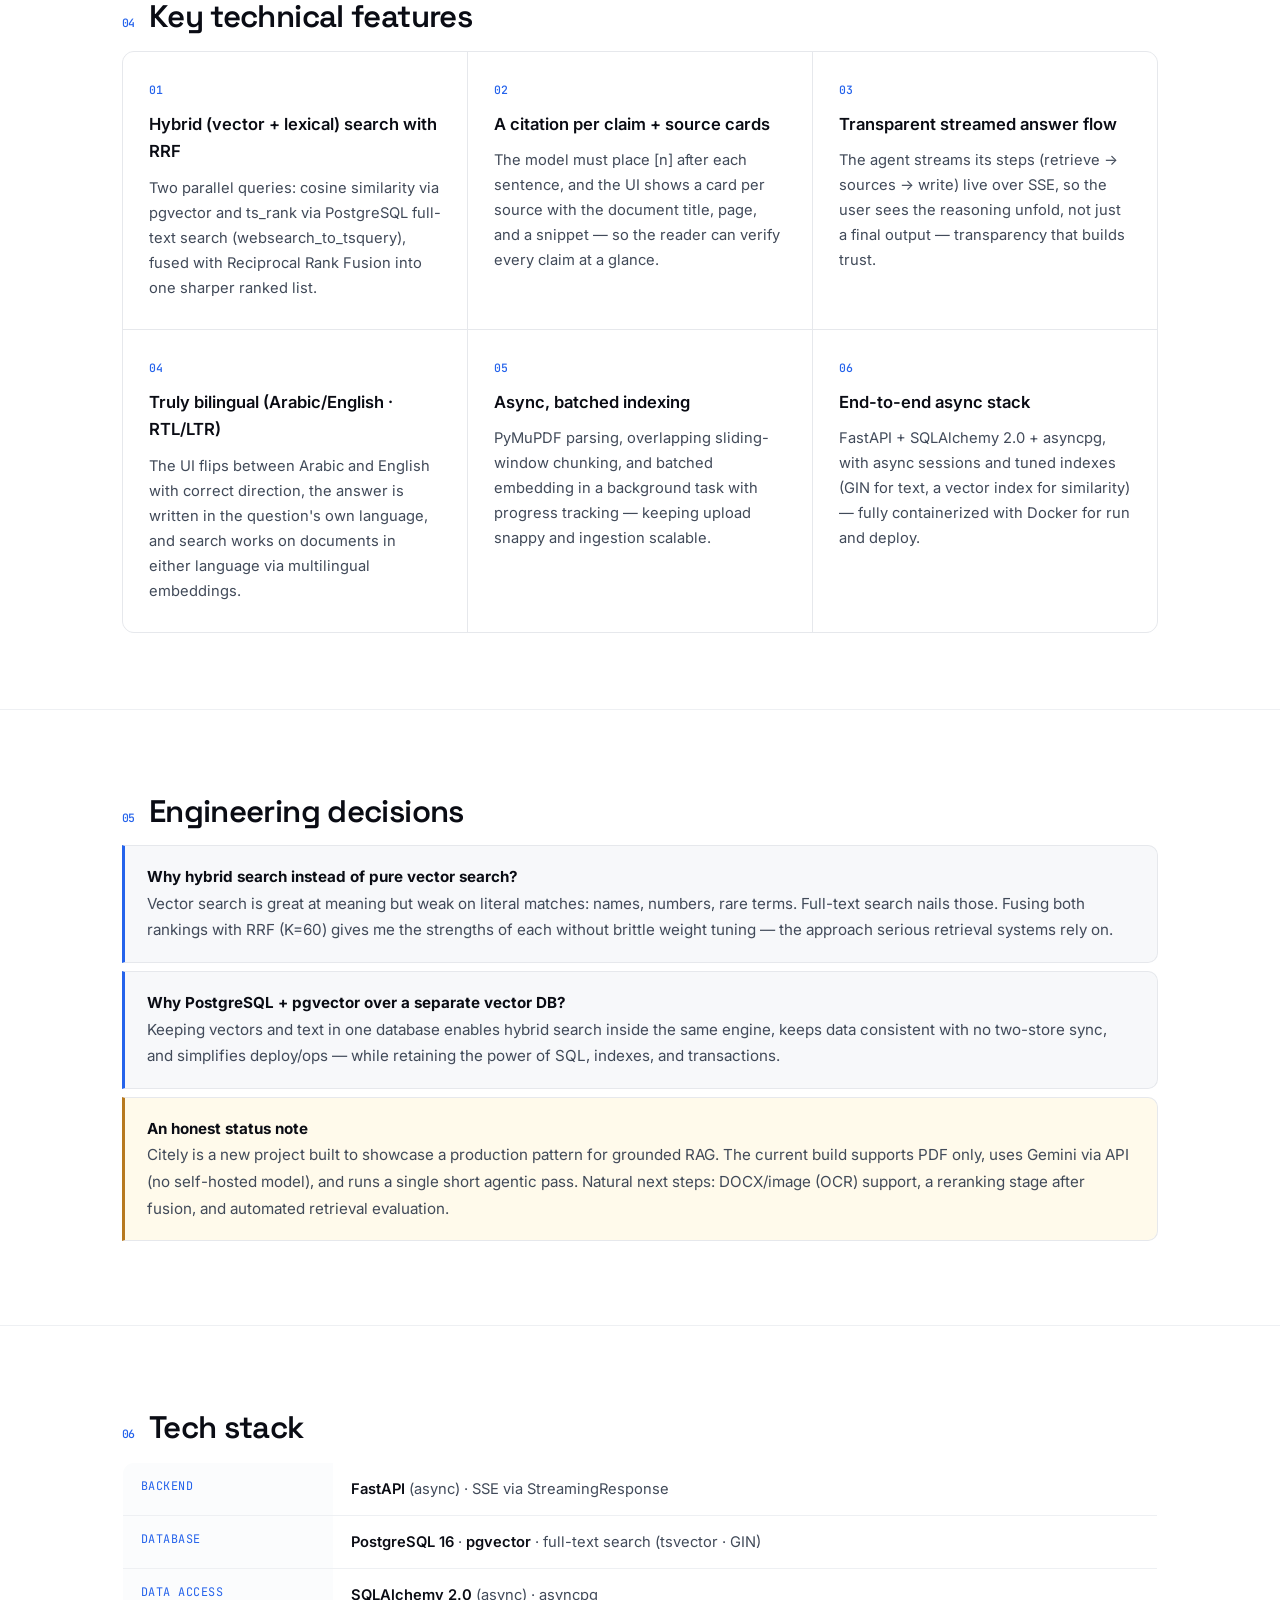
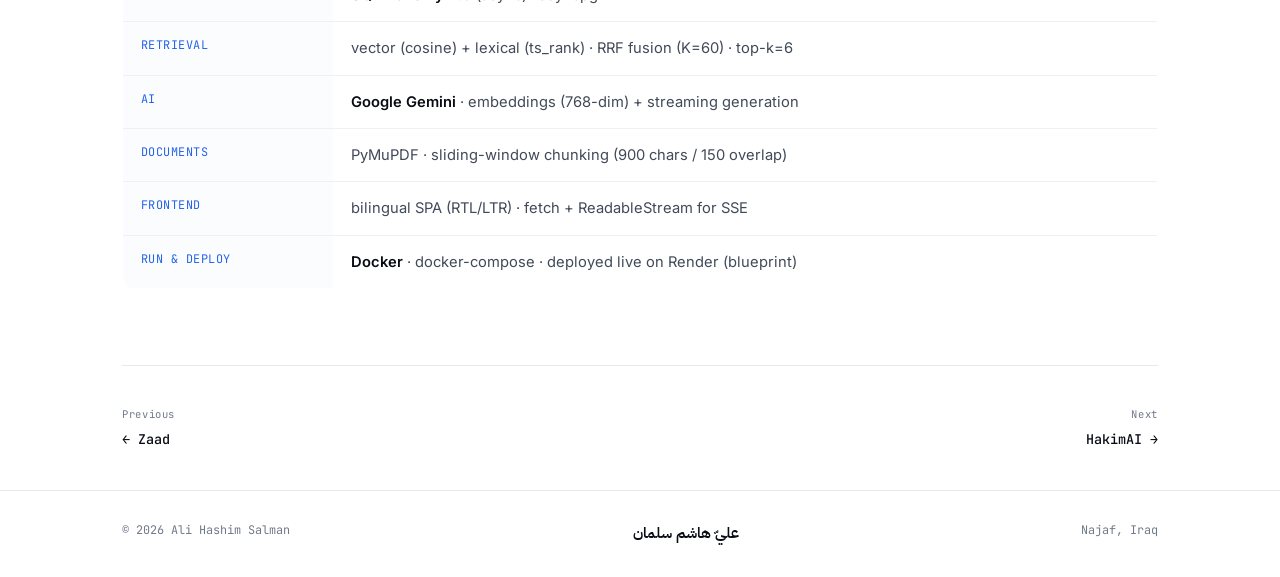
<file: projects/citely.html>
<!DOCTYPE html>
<html lang="ar" dir="rtl" data-lang="ar">
<head>
<meta charset="UTF-8" />
<meta name="viewport" content="width=device-width, initial-scale=1.0" />
<title>Citely — سايتلي · Ali Hashim Salman</title>
<meta name="description" content="مساعد مستندات ثنائي اللغة بنظام RAG: إجابات مبنيّة على مستندك وحده مع استشهاد لكل ادّعاء. بحث هجين (pgvector + FTS · RRF)، وتدفّق إجابة مُؤرَّض، وبثّ SSE. دراسة حالة تقنية." />
<link rel="preconnect" href="https://fonts.googleapis.com" />
<link rel="preconnect" href="https://fonts.gstatic.com" crossorigin />
<link href="https://fonts.googleapis.com/css2?family=Space+Grotesk:wght@400;500;600;700&family=Inter:wght@400;500;600&family=JetBrains+Mono:wght@400;500&family=IBM+Plex+Sans+Arabic:wght@400;500;600;700&family=Amiri:wght@400;700&display=swap" rel="stylesheet" />
<link rel="stylesheet" href="../assets/css/style.css" />
</head>
<body>

<nav>
  <div class="nav-inner">
    <a class="brand" href="../index.html">ALI HASHIM SALMAN <b>// AI · Flutter</b></a>
    <div class="nav-right">
      <div class="nav-links">
        <a href="../index.html#work"><span class="t-ar">الأعمال</span><span class="t-en">Work</span></a>
        <a href="../index.html#contact"><span class="t-ar">تواصل</span><span class="t-en">Contact</span></a>
        <a href="../Ali_Hashim_Salman_Resume.pdf" target="_blank" rel="noopener"><span class="t-ar">السيرة</span><span class="t-en">CV</span></a>
      </div>
      <button class="lang-toggle" id="langBtn" aria-label="Switch language">EN</button>
    </div>
  </div>
</nav>

<div class="wrap" style="padding-top:26px">
  <a class="backlink" href="../index.html#work">
    <span>←</span> <span class="t-ar">كل الأعمال</span><span class="t-en">All work</span>
  </a>
</div>

<!-- HERO -->
<header class="p-hero">
  <div class="hero-glow"></div>
  <div class="wrap hero">
    <span class="domain"><span class="t-ar">AI · منتج · RAG مع استشهاد</span><span class="t-en">AI · Product · RAG with citations</span></span>
    <h1><span class="t-en">Citely<span class="accent">سايتلي</span></span><span class="t-ar">سايتلي<span class="accent">Citely</span></span></h1>
    <p class="tagline">
      <span class="t-ar">مساعد مستندات ثنائي اللغة (عربي/إنجليزي): ترفع ملف PDF فتحصل على إجابة <span class="em">مبنيّة على مستندك وحده</span>، وكل معلومة فيها مرفقة باستشهاد يشير إلى المقطع المصدر وصفحته، <span class="em">بلا هلوسة</span>. يعتمد على بحث هجين وتدفّق إجابة شفّاف يبثّ خطواته (استرجاع ← مصادر ← كتابة) وإجابته لحظياً.</span>
      <span class="t-en">A bilingual (Arabic/English) document assistant: upload a PDF and get an answer <span class="em">grounded in your document alone</span>, with every claim carrying a citation to the exact source passage and page — <span class="em">no hallucination</span>. Built on hybrid search and a transparent, streamed answer flow (retrieve → sources → write) shown live.</span>
    </p>
    <div class="badge-row">
      <span class="badge live"><span class="t-ar">نسخة حيّة</span><span class="t-en">Live</span></span>
      <span class="badge neutral"><span class="t-ar">الكود خاص · للمراجعة عند الطلب</span><span class="t-en">Source private · on request</span></span>
      <span class="badge dev"><span class="t-ar">الأحدث</span><span class="t-en">Newest</span></span>
      <span class="badge neutral">RAG + Citations</span>
    </div>
    <div class="p-links" style="margin-top:18px">
      <a href="https://citely-vho9.onrender.com" target="_blank" rel="noopener"><span class="t-ar">جرّب النسخة الحيّة</span><span class="t-en">Open live demo</span> <span class="arr">↗</span></a>
    </div>
    <div class="tags">
      <span class="tag gold">RAG</span><span class="tag gold">Citations</span><span class="tag">FastAPI (async)</span><span class="tag">PostgreSQL · pgvector</span><span class="tag">Hybrid Search · RRF</span><span class="tag">Gemini</span><span class="tag">SSE Streaming</span><span class="tag">Docker</span>
    </div>

    <div class="factbar" style="margin-top:30px">
      <div class="fact"><div class="k"><span class="t-ar">الدور</span><span class="t-en">Role</span></div><div class="v"><span class="t-ar">مطوّر منفرد — كامل</span><span class="t-en">Solo — end to end</span></div></div>
      <div class="fact"><div class="k"><span class="t-ar">الاسترجاع</span><span class="t-en">Retrieval</span></div><div class="v"><span class="t-ar">هجين: متّجهي + نصّي · RRF</span><span class="t-en">Hybrid: vector + lexical · RRF</span></div></div>
      <div class="fact"><div class="k"><span class="t-ar">الإجابة</span><span class="t-en">Answering</span></div><div class="v"><span class="t-ar">مُؤرَّضة · بثّ SSE · استشهاد</span><span class="t-en">Grounded · SSE stream · cited</span></div></div>
      <div class="fact"><div class="k"><span class="t-ar">المكدّس</span><span class="t-en">Stack</span></div><div class="v">FastAPI · Postgres · Gemini · Docker</div></div>
    </div>
  </div>
</header>

<!-- OVERVIEW -->
<section class="psec">
  <div class="wrap">
    <h2><span class="num">01</span><span class="t-ar">نظرة عامة</span><span class="t-en">Overview</span></h2>
    <p class="lead-p">
      <span class="t-ar">بنيتُ Citely لأعالج أكبر عيوب مساعدات المستندات: إجابات تبدو واثقة لكنها مُختلَقة. في Citely كل جملة في الإجابة مربوطة بمصدرها في مستندك (بالمقطع والصفحة)، فتتحقّق بنفسك بدل أن تثق ثقة عمياء.</span>
      <span class="t-en">I built Citely to fix the biggest flaw in document assistants: confident-sounding answers that are actually fabricated. In Citely every sentence is tied to its source in your document — passage and page — so you verify instead of trusting blindly.</span>
    </p>
    <p>
      <span class="t-ar">ترفع ملف PDF (عربياً أو إنجليزياً)، فيُحلَّل ويُقطَّع وتُحسَب له embeddings تُخزَّن في PostgreSQL عبر pgvector. وعند السؤال يجري <span class="em">بحث هجين</span> يدمج الإشارة الدلالية (تشابه المتّجهات) والإشارة المعجمية (بحث نصّي كامل في PostgreSQL) بخوارزمية <span class="em">Reciprocal Rank Fusion</span>. ثم يتولّى الوكيل صياغة الإجابة من المقاطع المسترجَعة وحدها، وتبثّها كلمةً كلمة مع بطاقات المصادر.</span>
      <span class="t-en">You upload a PDF (Arabic or English); it's parsed, chunked, and embedded into PostgreSQL via pgvector. At question time a <span class="em">hybrid search</span> fuses the semantic signal (vector similarity) and the lexical signal (PostgreSQL full-text search) with <span class="em">Reciprocal Rank Fusion</span>. The agent then composes the answer from the retrieved passages only, streaming it token-by-token alongside source cards.</span>
    </p>
    <p>
      <span class="t-ar">الواجهة ثنائية اللغة بالكامل مع دعم RTL/LTR، وتُظهِر خطوات الوكيل (استرجاع ← مصادر ← كتابة) أثناء عملها — لتكون التجربة شفّافة بقدر ما هي موثّقة. المشروع مبنيّ من الصفر بمعمارية نظيفة ومُحوّى بـ Docker.</span>
      <span class="t-en">The interface is fully bilingual with RTL/LTR support, and surfaces the agent's steps (retrieve → sources → write) as they happen — making the experience as transparent as it is grounded. The whole thing is built from scratch with clean architecture and containerized with Docker.</span>
    </p>
  </div>
</section>

<!-- SCREENSHOTS -->
<section class="psec">
  <div class="wrap">
    <h2><span class="num">02</span><span class="t-ar">لقطات</span><span class="t-en">Screenshots</span></h2>
    <p class="sub"><span class="t-ar">لقطات حقيقية من التطبيق وهو يعمل محلياً</span><span class="t-en">Real screenshots of the running app</span></p>
    <div class="gallery">
      <figure class="gshot">
        <div class="shot"><span class="ph-tag">01</span><img src="../assets/img/citely/01-home.png" alt="Citely — Arabic upload screen" loading="lazy" /></div>
        <figcaption><span class="t-ar">الواجهة (عربي · RTL) — رفع المستند</span><span class="t-en">Home (Arabic · RTL) — upload</span></figcaption>
      </figure>
      <figure class="gshot">
        <div class="shot"><span class="ph-tag">02</span><img src="../assets/img/citely/02-answer-ar.png" alt="Citely — cited answer with source cards" loading="lazy" /></div>
        <figcaption><span class="t-ar">إجابة موثّقة باستشهادات [n] + بطاقات المصادر (صفحة)</span><span class="t-en">A cited answer with [n] citations + source cards (page)</span></figcaption>
      </figure>
      <figure class="gshot">
        <div class="shot"><span class="ph-tag">03</span><img src="../assets/img/citely/04-home-en.png" alt="Citely — English interface" loading="lazy" /></div>
        <figcaption><span class="t-ar">الواجهة نفسها بالإنجليزية (LTR)</span><span class="t-en">The same interface in English (LTR)</span></figcaption>
      </figure>
    </div>
  </div>
</section>

<!-- ARCHITECTURE -->
<section class="psec">
  <div class="wrap">
    <h2><span class="num">03</span><span class="t-ar">المعمارية</span><span class="t-en">Architecture</span></h2>
    <p class="sub"><span class="t-ar">FastAPI (async) فوق PostgreSQL + pgvector، مع طبقة خدمات تفصل الفهرسة عن الاسترجاع عن الوكيل</span><span class="t-en">FastAPI (async) over PostgreSQL + pgvector, with a service layer separating indexing, retrieval, and the agent</span></p>
    <div class="diagram">
<pre><span class="dim">// تدفّق غير متزامن بالكامل · SQLAlchemy 2.0 + asyncpg</span>
app/
├─ api/        <span class="dim">documents (رفع · فهرسة خلفية) · chat (بثّ SSE)</span>
├─ services/
│  ├─ <span class="hl">indexing</span>     <span class="dim">PyMuPDF → تقطيع منزلق (900/150) → embeddings (دفعات)</span>
│  ├─ <span class="hl">retrieval</span>    <span class="dim">بحث متّجهي (cosine) + نصّي (ts_rank) → دمج RRF</span>
│  └─ <span class="hl">agent</span>        <span class="dim">استرجاع → مصادر → توليد مُستشهِد (بثّ)</span>
├─ ai/gemini   <span class="dim">embeddings (768-بُعد) + توليد بالبثّ</span>
└─ web/        <span class="dim">واجهة SPA ثنائية اللغة (RTL/LTR)</span>

<span class="lp">PostgreSQL + pgvector:</span>
  documents   <span class="dim">حالة · تقدّم · عدد الصفحات/المقاطع</span>
  chunks      <span class="dim">content · <span class="hl">embedding Vector(768)</span> · content_tsv (GIN)</span>
              <span class="dim">فهرس متّجهي (cosine &lt;=&gt;) + فهرس نصّي كامل (tsvector)</span></pre>
    </div>
    <ul class="bullets" style="margin-top:24px">
      <li><span class="t-ar"><b>بحث هجين بدمج RRF:</b> أدمج ترتيب البحث المتّجهي (تشابه دلالي) مع ترتيب البحث النصّي الكامل في PostgreSQL (تطابق الكلمات والأرقام والأسماء) عبر Reciprocal Rank Fusion (K=60) — يلتقط الهجين ما يفوت كلّاً منهما منفرداً.</span><span class="t-en"><b>Hybrid search with RRF fusion:</b> I merge the vector ranking (semantic) with PostgreSQL full-text ranking (exact words, numbers, names) via Reciprocal Rank Fusion (K=60) — the hybrid catches what either alone would miss.</span></li>
      <li><span class="t-ar"><b>فهرسة لا تحجب الطلب:</b> الرفع يستجيب فوراً، والتحليل والتقطيع وحساب الـembeddings (على دفعات) يجري كمهمّة خلفية مع تحديث تقدّم حيّ يستعلم عنه العميل.</span><span class="t-en"><b>Non-blocking indexing:</b> upload returns immediately; parsing + chunking + embedding (in batches) run as a background task with live progress the client polls.</span></li>
      <li><span class="t-ar"><b>بثّ عبر SSE:</b> الوكيل يبثّ أحداثاً متسلسلة (status · sources · token · done) فتُظهِر الواجهة خطواته ومصادره وإجابته وهي تُكتَب — بدل انتظار ردّ كامل.</span><span class="t-en"><b>SSE streaming:</b> the agent emits a sequence of events (status · sources · token · done), so the UI shows its steps, sources, and answer as they're written — instead of waiting for one full response.</span></li>
      <li><span class="t-ar"><b>التأريض مفروض بالتصميم:</b> لا يُمنَح النموذج إلا المقاطع المرقّمة، ويُلزَم بالاستشهاد بعد كل معلومة، وإن لم يجد الجواب في المصادر صرّح بذلك بدل أن يختلقه.</span><span class="t-en"><b>Grounding by design:</b> the model is given only the numbered passages and required to cite after every claim; if the answer isn't in the sources, it says so rather than inventing it.</span></li>
    </ul>
  </div>
</section>

<!-- KEY FEATURES -->
<section class="psec">
  <div class="wrap">
    <h2><span class="num">04</span><span class="t-ar">أبرز الميزات التقنية</span><span class="t-en">Key technical features</span></h2>
    <div class="feat-grid">
      <div class="feat">
        <div class="fi">01</div>
        <h4><span class="t-ar">بحث هجين (متّجهي + نصّي) بدمج RRF</span><span class="t-en">Hybrid (vector + lexical) search with RRF</span></h4>
        <p><span class="t-ar">استعلامان متوازيان: تشابه cosine عبر pgvector، وترتيب ts_rank عبر بحث PostgreSQL النصّي الكامل (websearch_to_tsquery)، يُدمجان بـ Reciprocal Rank Fusion لقائمة واحدة أدقّ.</span><span class="t-en">Two parallel queries: cosine similarity via pgvector and ts_rank via PostgreSQL full-text search (websearch_to_tsquery), fused with Reciprocal Rank Fusion into one sharper ranked list.</span></p>
      </div>
      <div class="feat">
        <div class="fi">02</div>
        <h4><span class="t-ar">استشهاد لكل ادّعاء + بطاقات مصادر</span><span class="t-en">A citation per claim + source cards</span></h4>
        <p><span class="t-ar">يُلزَم النموذج بوضع [n] بعد كل جملة، وتعرض الواجهة بطاقة لكل مصدر فيها عنوان المستند والصفحة ومقتطف منه، فيتحقّق القارئ من كل معلومة في لمحة.</span><span class="t-en">The model must place [n] after each sentence, and the UI shows a card per source with the document title, page, and a snippet — so the reader can verify every claim at a glance.</span></p>
      </div>
      <div class="feat">
        <div class="fi">03</div>
        <h4><span class="t-ar">تدفّق إجابة شفّاف بالبثّ</span><span class="t-en">Transparent streamed answer flow</span></h4>
        <p><span class="t-ar">يبثّ الوكيل خطواته (استرجاع ← مصادر ← كتابة) لحظياً عبر SSE، فيرى المستخدم سير الاستدلال لا مجرّد نتيجة نهائية، وهي شفافية تبني الثقة.</span><span class="t-en">The agent streams its steps (retrieve → sources → write) live over SSE, so the user sees the reasoning unfold, not just a final output — transparency that builds trust.</span></p>
      </div>
      <div class="feat">
        <div class="fi">04</div>
        <h4><span class="t-ar">ثنائية اللغة فعلية (عربي/إنجليزي · RTL/LTR)</span><span class="t-en">Truly bilingual (Arabic/English · RTL/LTR)</span></h4>
        <p><span class="t-ar">الواجهة تتبدّل بين العربية والإنجليزية باتجاه صحيح، والإجابة تُكتَب بلغة السؤال نفسها، والبحث يعمل على مستندات بأي من اللغتين عبر embeddings متعدّدة اللغات.</span><span class="t-en">The UI flips between Arabic and English with correct direction, the answer is written in the question's own language, and search works on documents in either language via multilingual embeddings.</span></p>
      </div>
      <div class="feat">
        <div class="fi">05</div>
        <h4><span class="t-ar">فهرسة غير متزامنة على دفعات</span><span class="t-en">Async, batched indexing</span></h4>
        <p><span class="t-ar">تحليل بـ PyMuPDF، ثم تقطيع منزلق بتداخل، وحساب embeddings على دفعات في مهمّة خلفية مع تتبّع التقدّم، فيبقى الرفع سريعاً ومعالجة المستندات قابلة للتوسّع.</span><span class="t-en">PyMuPDF parsing, overlapping sliding-window chunking, and batched embedding in a background task with progress tracking — keeping upload snappy and ingestion scalable.</span></p>
      </div>
      <div class="feat">
        <div class="fi">06</div>
        <h4><span class="t-ar">مكدّس غير متزامن من الطرف للطرف</span><span class="t-en">End-to-end async stack</span></h4>
        <p><span class="t-ar">FastAPI + SQLAlchemy 2.0 + asyncpg، مع جلسات غير متزامنة وفهارس مُحسّنة (GIN للنصّ، فهرس متّجهي للتشابه) — ومُحوّى بالكامل بـ Docker للتشغيل والنشر.</span><span class="t-en">FastAPI + SQLAlchemy 2.0 + asyncpg, with async sessions and tuned indexes (GIN for text, a vector index for similarity) — fully containerized with Docker for run and deploy.</span></p>
      </div>
    </div>
  </div>
</section>

<!-- DEEP DIVE -->
<section class="psec">
  <div class="wrap">
    <h2><span class="num">05</span><span class="t-ar">قرارات هندسية</span><span class="t-en">Engineering decisions</span></h2>
    <div class="callout">
      <b><span class="t-ar">لماذا بحث هجين بدل بحث متّجهي خالص؟</span><span class="t-en">Why hybrid search instead of pure vector search?</span></b><br/>
      <span class="t-ar">البحث المتّجهي بارع في المعنى لكنه يضعف أمام التطابق الحرفي: الأسماء والأرقام والمصطلحات النادرة، وهذه يلتقطها البحث النصّي الكامل بدقّة. وبدمج الترتيبين عبر RRF (K=60) أحصل على ما يجيده كلٌّ منهما دون معايرة أوزان هشّة، وهي الطريقة التي تعتمدها أنظمة الاسترجاع الجادّة.</span>
      <span class="t-en">Vector search is great at meaning but weak on literal matches: names, numbers, rare terms. Full-text search nails those. Fusing both rankings with RRF (K=60) gives me the strengths of each without brittle weight tuning — the approach serious retrieval systems rely on.</span>
    </div>
    <div class="callout">
      <b><span class="t-ar">لماذا PostgreSQL + pgvector بدل قاعدة متّجهات منفصلة؟</span><span class="t-en">Why PostgreSQL + pgvector over a separate vector DB?</span></b><br/>
      <span class="t-ar">وضع المتّجهات والنصّ في قاعدة واحدة يتيح البحث الهجين داخل المحرّك نفسه، ويُبقي البيانات متّسقة بلا مزامنة بين مخزنين، ويبسّط النشر والتشغيل، مع الاحتفاظ بقوّة SQL والفهارس والمعاملات.</span>
      <span class="t-en">Keeping vectors and text in one database enables hybrid search inside the same engine, keeps data consistent with no two-store sync, and simplifies deploy/ops — while retaining the power of SQL, indexes, and transactions.</span>
    </div>
    <div class="callout note">
      <b><span class="t-ar">ملاحظة صادقة عن الحالة</span><span class="t-en">An honest status note</span></b><br/>
      <span class="t-ar">Citely مشروع جديد بُني ليُبرز نمطاً إنتاجياً لـ RAG مؤرَّض. النسخة الحالية تدعم PDF فقط، وتستخدم نموذج Gemini عبر API (لا استضافة محلّية للنموذج)، وتشغّل دورة وكيلية واحدة قصيرة. الخطوات التالية الطبيعية: دعم DOCX/الصور بـ OCR، إعادة ترتيب (reranking) بعد الدمج، وتقييم استرجاع مُؤتمَت.</span>
      <span class="t-en">Citely is a new project built to showcase a production pattern for grounded RAG. The current build supports PDF only, uses Gemini via API (no self-hosted model), and runs a single short agentic pass. Natural next steps: DOCX/image (OCR) support, a reranking stage after fusion, and automated retrieval evaluation.</span>
    </div>
  </div>
</section>

<!-- STACK -->
<section class="psec">
  <div class="wrap">
    <h2><span class="num">06</span><span class="t-ar">التقنيات</span><span class="t-en">Tech stack</span></h2>
    <table class="stack-table">
      <tr><td><span class="t-ar">الخادم</span><span class="t-en">Backend</span></td><td><b>FastAPI</b> (async) · <span class="t-ar">بثّ SSE عبر StreamingResponse</span><span class="t-en">SSE via StreamingResponse</span></td></tr>
      <tr><td><span class="t-ar">قاعدة البيانات</span><span class="t-en">Database</span></td><td><b>PostgreSQL 16</b> · <b>pgvector</b> · <span class="t-ar">بحث نصّي كامل (tsvector · GIN)</span><span class="t-en">full-text search (tsvector · GIN)</span></td></tr>
      <tr><td><span class="t-ar">الوصول للبيانات</span><span class="t-en">Data access</span></td><td><b>SQLAlchemy 2.0</b> (async) · asyncpg</td></tr>
      <tr><td><span class="t-ar">الاسترجاع</span><span class="t-en">Retrieval</span></td><td><span class="t-ar">متّجهي (cosine) + معجمي (ts_rank) · دمج RRF (K=60) · top-k=6</span><span class="t-en">vector (cosine) + lexical (ts_rank) · RRF fusion (K=60) · top-k=6</span></td></tr>
      <tr><td><span class="t-ar">الذكاء الاصطناعي</span><span class="t-en">AI</span></td><td><b>Google Gemini</b> · <span class="t-ar">embeddings (768-بُعد) + توليد بالبثّ</span><span class="t-en">embeddings (768-dim) + streaming generation</span></td></tr>
      <tr><td><span class="t-ar">معالجة المستندات</span><span class="t-en">Documents</span></td><td>PyMuPDF · <span class="t-ar">تقطيع منزلق (900 حرف / تداخل 150)</span><span class="t-en">sliding-window chunking (900 chars / 150 overlap)</span></td></tr>
      <tr><td><span class="t-ar">الواجهة</span><span class="t-en">Frontend</span></td><td><span class="t-ar">SPA ثنائية اللغة (RTL/LTR) · fetch + ReadableStream لقراءة SSE</span><span class="t-en">bilingual SPA (RTL/LTR) · fetch + ReadableStream for SSE</span></td></tr>
      <tr><td><span class="t-ar">التشغيل والنشر</span><span class="t-en">Run &amp; deploy</span></td><td><b>Docker</b> · docker-compose · <span class="t-ar">منشور حيّاً على Render (blueprint)</span><span class="t-en">deployed live on Render (blueprint)</span></td></tr>
    </table>
  </div>
</section>

<!-- PROJECT NAV -->
<div class="wrap">
  <div class="proj-nav">
    <a href="zaad.html">
      <span class="lbl"><span class="t-ar">السابق</span><span class="t-en">Previous</span></span>
      ← Zaad
    </a>
    <a href="hakimai.html" style="text-align:end">
      <span class="lbl"><span class="t-ar">التالي</span><span class="t-en">Next</span></span>
      HakimAI →
    </a>
  </div>
</div>

<footer>
  <div class="foot-inner">
    <span>© <span id="yr"></span> <span class="t-ar">علي هاشم سلمان</span><span class="t-en">Ali Hashim Salman</span></span>
    <span class="sig">عليّ هاشم سلمان</span>
    <span><span class="t-ar">النجف، العراق</span><span class="t-en">Najaf, Iraq</span></span>
  </div>
</footer>

<script src="../assets/js/main.js"></script>
</body>
</html>
</file>
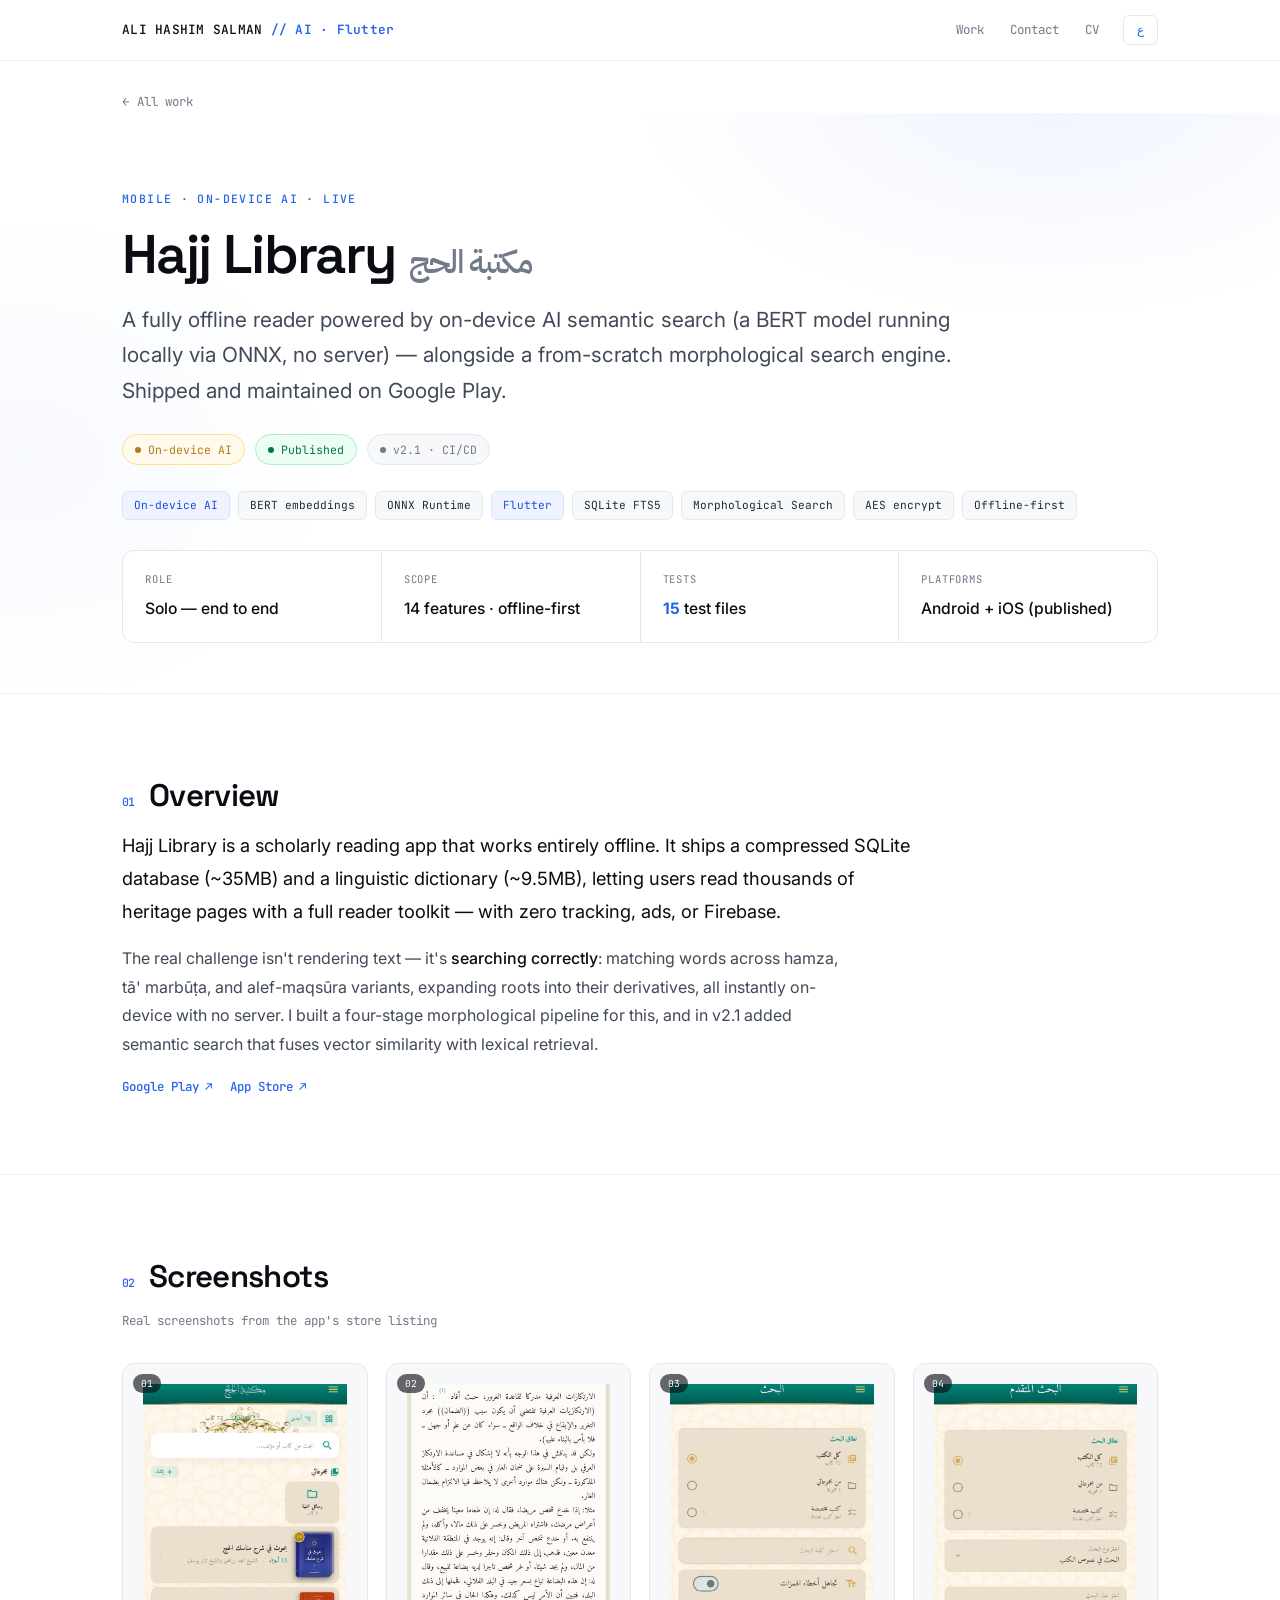
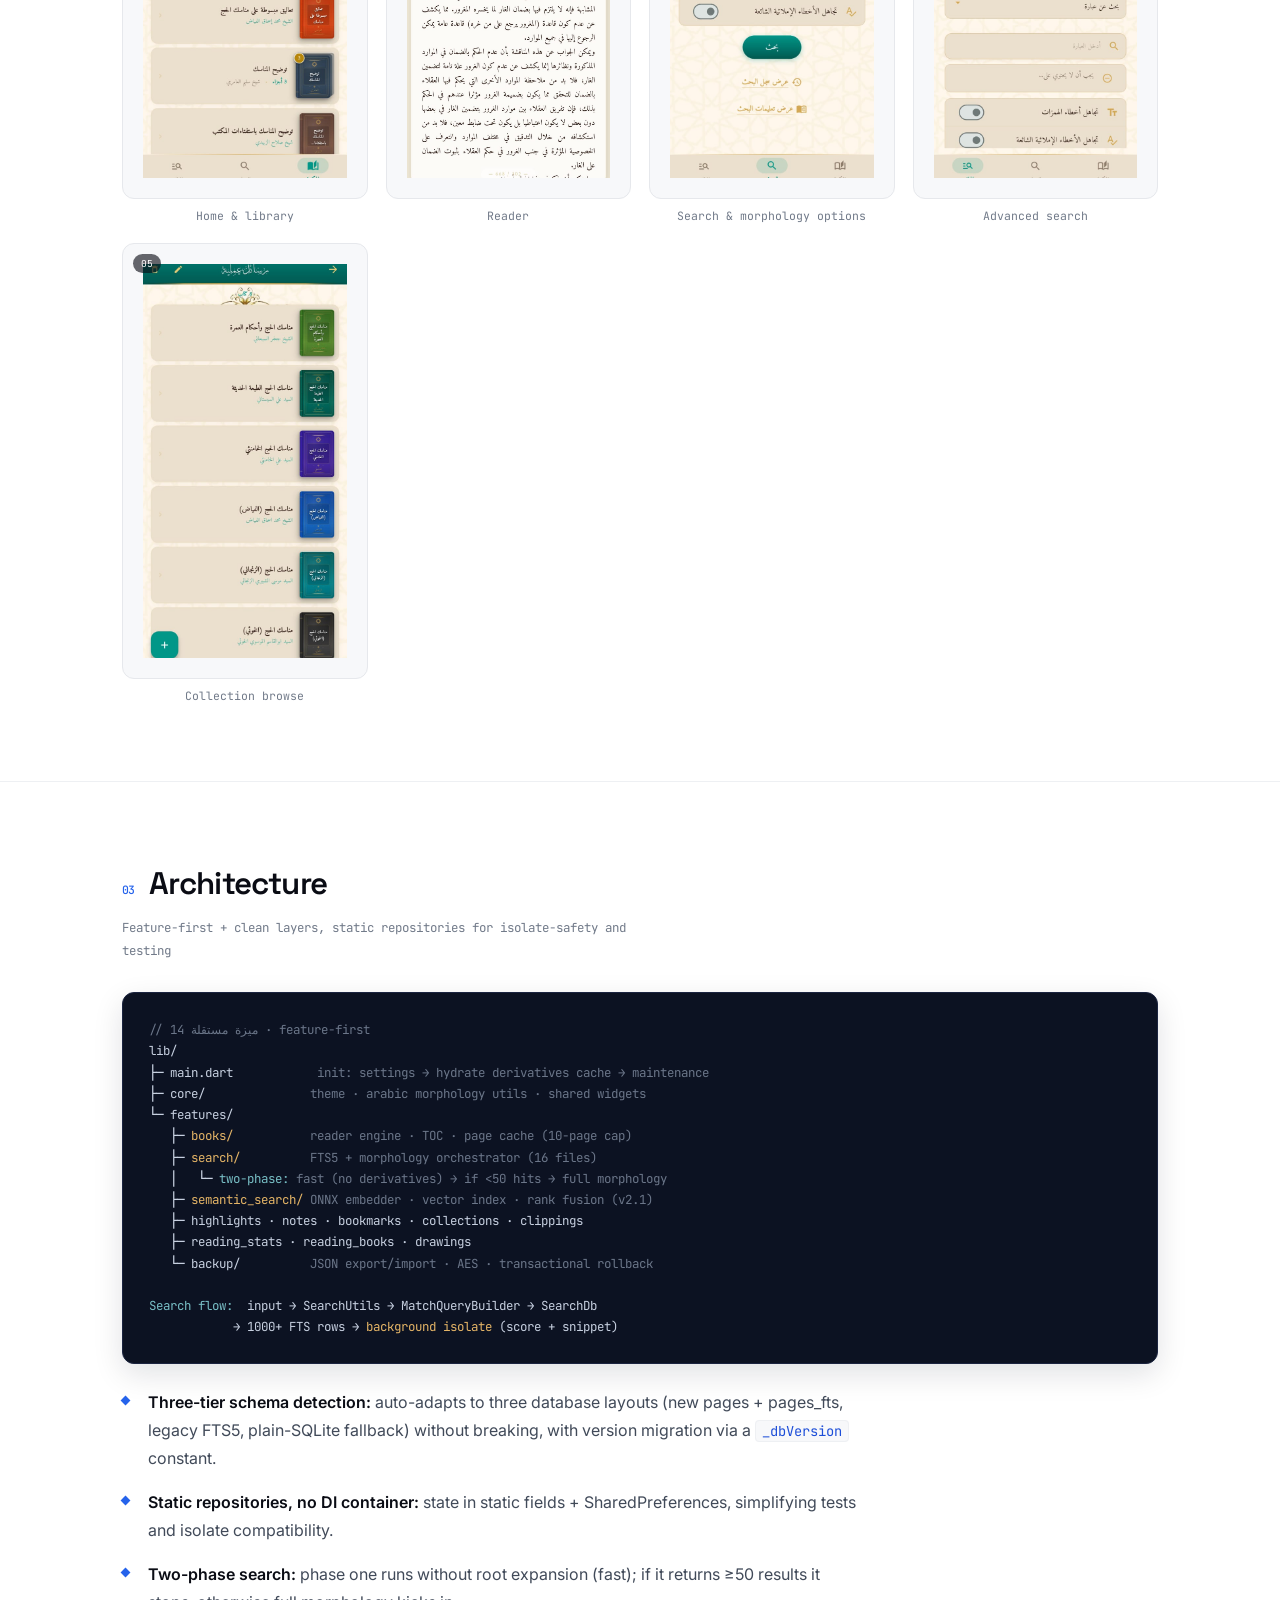
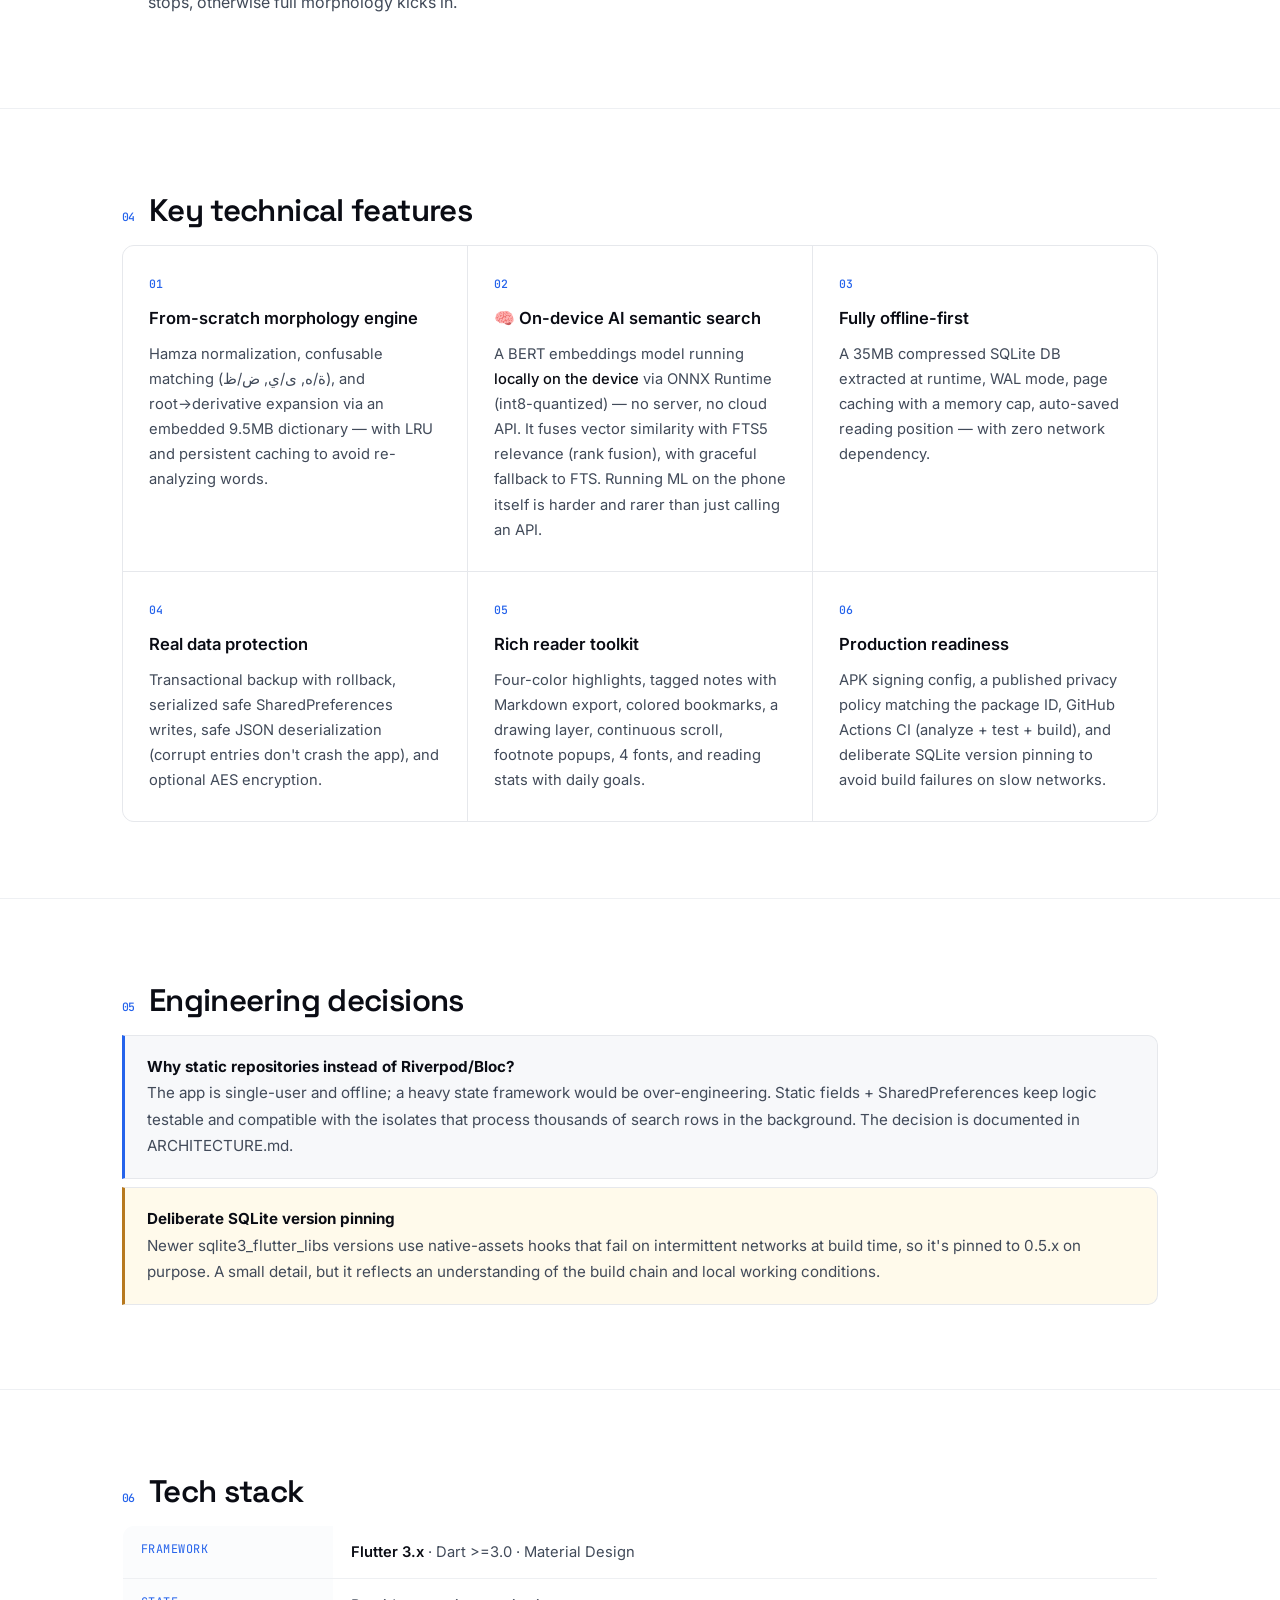
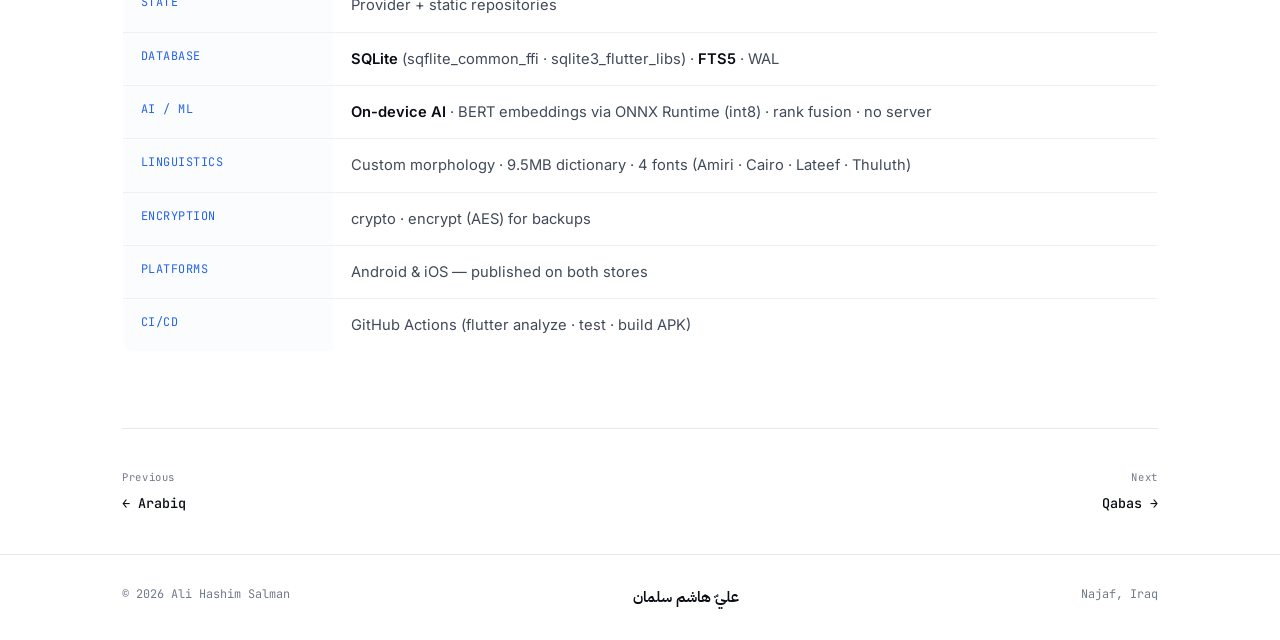
<file: projects/hajj-library.html>
<!DOCTYPE html>
<html lang="ar" dir="rtl" data-lang="ar">
<head>
<meta charset="UTF-8" />
<meta name="viewport" content="width=device-width, initial-scale=1.0" />
<title>مكتبة الحج — Hajj Library · Ali Hashim Salman</title>
<meta name="description" content="تطبيق Flutter منشور على Google Play: قارئ نصوص offline-first مع بحث صرفي ودلالي بـ ONNX. دراسة حالة تقنية." />
<link rel="preconnect" href="https://fonts.googleapis.com" />
<link rel="preconnect" href="https://fonts.gstatic.com" crossorigin />
<link href="https://fonts.googleapis.com/css2?family=Space+Grotesk:wght@400;500;600;700&family=Inter:wght@400;500;600&family=JetBrains+Mono:wght@400;500&family=IBM+Plex+Sans+Arabic:wght@400;500;600;700&family=Amiri:wght@400;700&display=swap" rel="stylesheet" />
<link rel="stylesheet" href="../assets/css/style.css" />
</head>
<body>

<nav>
  <div class="nav-inner">
    <a class="brand" href="../index.html">ALI HASHIM SALMAN <b>// AI · Flutter</b></a>
    <div class="nav-right">
      <div class="nav-links">
        <a href="../index.html#work"><span class="t-ar">الأعمال</span><span class="t-en">Work</span></a>
        <a href="../index.html#contact"><span class="t-ar">تواصل</span><span class="t-en">Contact</span></a>
        <a href="../Ali_Hashim_Salman_Resume.pdf" target="_blank" rel="noopener"><span class="t-ar">السيرة</span><span class="t-en">CV</span></a>
      </div>
      <button class="lang-toggle" id="langBtn" aria-label="Switch language">EN</button>
    </div>
  </div>
</nav>

<div class="wrap" style="padding-top:26px">
  <a class="backlink" href="../index.html#work">
    <span>←</span> <span class="t-ar">كل الأعمال</span><span class="t-en">All work</span>
  </a>
</div>

<!-- HERO -->
<header class="p-hero">
  <div class="hero-glow"></div>
  <div class="wrap hero">
    <span class="domain"><span class="t-ar">موبايل · AI على الجهاز · منشور</span><span class="t-en">Mobile · On-device AI · Live</span></span>
    <h1><span class="t-en">Hajj Library<span class="accent">مكتبة الحج</span></span><span class="t-ar">مكتبة الحج</span></h1>
    <p class="tagline">
      <span class="t-ar">قارئ نصوص يعمل دون إنترنت بالكامل، مع <span class="em">بحث دلالي بالذكاء الاصطناعي يعمل على الجهاز نفسه</span> (نموذج BERT عبر ONNX، دون أي خادم)، فضلاً عن محرّك بحث صرفي بنيتُه من الصفر. منشور ومُصان على Google Play.</span>
      <span class="t-en">A fully offline reader powered by <span class="em">on-device AI semantic search</span> (a BERT model running locally via ONNX, no server) — alongside a from-scratch morphological search engine. Shipped and maintained on Google Play.</span>
    </p>
    <div class="badge-row">
      <span class="badge dev"><span class="t-ar">AI على الجهاز</span><span class="t-en">On-device AI</span></span>
      <span class="badge live"><span class="t-ar">منشور</span><span class="t-en">Published</span></span>
      <span class="badge neutral">v2.1 · CI/CD</span>
    </div>
    <div class="tags">
      <span class="tag gold">On-device AI</span><span class="tag">BERT embeddings</span><span class="tag">ONNX Runtime</span><span class="tag gold">Flutter</span><span class="tag">SQLite FTS5</span><span class="tag">Morphological Search</span><span class="tag">AES encrypt</span><span class="tag">Offline-first</span>
    </div>

    <div class="factbar" style="margin-top:30px">
      <div class="fact"><div class="k"><span class="t-ar">الدور</span><span class="t-en">Role</span></div><div class="v"><span class="t-ar">مطوّر منفرد — كامل</span><span class="t-en">Solo — end to end</span></div></div>
      <div class="fact"><div class="k"><span class="t-ar">النطاق</span><span class="t-en">Scope</span></div><div class="v"><span class="t-ar">14 ميزة · offline-first</span><span class="t-en">14 features · offline-first</span></div></div>
      <div class="fact"><div class="k"><span class="t-ar">الاختبارات</span><span class="t-en">Tests</span></div><div class="v"><b>15</b> <span class="t-ar">ملف اختبار</span><span class="t-en">test files</span></div></div>
      <div class="fact"><div class="k"><span class="t-ar">المنصّات</span><span class="t-en">Platforms</span></div><div class="v"><span class="t-ar">أندرويد + iOS (منشوران)</span><span class="t-en">Android + iOS (published)</span></div></div>
    </div>
  </div>
</header>

<!-- OVERVIEW -->
<section class="psec">
  <div class="wrap">
    <h2><span class="num">01</span><span class="t-ar">نظرة عامة</span><span class="t-en">Overview</span></h2>
    <p class="lead-p">
      <span class="t-ar">مكتبة الحج تطبيق قراءة علمية يعمل بالكامل دون اتصال. يأتي مزوّداً بقاعدة بيانات SQLite مضغوطة (~35MB) وقاموس لغوي (~9.5MB)، ويتيح قراءة آلاف الصفحات التراثية بأدوات قارئ متكاملة، بلا أي تتبّع أو إعلانات أو Firebase.</span>
      <span class="t-en">Hajj Library is a scholarly reading app that works entirely offline. It ships a compressed SQLite database (~35MB) and a linguistic dictionary (~9.5MB), letting users read thousands of heritage pages with a full reader toolkit — with zero tracking, ads, or Firebase.</span>
    </p>
    <p>
      <span class="t-ar">التحدّي الحقيقي ليس عرض النص، بل <span class="em">دقّة البحث</span>: أن تتطابق الكلمات رغم اختلاف الهمزات والتاء المربوطة والألف المقصورة، وأن تتوسّع الجذور إلى مشتقّاتها، وكلّ ذلك بسرعة فورية على الهاتف ودون خادم. ولهذا بنيتُ خطّ معالجة صرفي من أربع مراحل، وأضفتُ في الإصدار 2.1 بحثاً دلالياً يدمج التشابه المتّجهي مع البحث النصّي.</span>
      <span class="t-en">The real challenge isn't rendering text — it's <span class="em">searching correctly</span>: matching words across hamza, tā' marbūṭa, and alef-maqsūra variants, expanding roots into their derivatives, all instantly on-device with no server. I built a four-stage morphological pipeline for this, and in v2.1 added semantic search that fuses vector similarity with lexical retrieval.</span>
    </p>
    <div class="p-links" style="margin-top:18px">
      <a href="https://play.google.com/store/apps/details?id=com.alialrikabi313.hajbook" target="_blank" rel="noopener"><span class="t-ar">Google Play</span><span class="t-en">Google Play</span> <span class="arr">↗</span></a>
      <a href="https://apps.apple.com/us/app/id6763322865" target="_blank" rel="noopener"><span class="t-ar">App Store</span><span class="t-en">App Store</span> <span class="arr">↗</span></a>
    </div>
  </div>
</section>

<!-- SCREENSHOTS -->
<section class="psec">
  <div class="wrap">
    <h2><span class="num">02</span><span class="t-ar">لقطات</span><span class="t-en">Screenshots</span></h2>
    <p class="sub"><span class="t-ar">لقطات حقيقية من التطبيق على المتجر</span><span class="t-en">Real screenshots from the app's store listing</span></p>
    <div class="gallery">
      <figure class="gshot">
        <div class="shot"><span class="ph-tag">01</span><img src="../assets/img/hajj/01-home.png" alt="Hajj Library — home / library" loading="lazy" /></div>
        <figcaption><span class="t-ar">الرئيسية والمكتبة</span><span class="t-en">Home &amp; library</span></figcaption>
      </figure>
      <figure class="gshot">
        <div class="shot"><span class="ph-tag">02</span><img src="../assets/img/hajj/02-reader.png" alt="Hajj Library — reader" loading="lazy" /></div>
        <figcaption><span class="t-ar">القارئ</span><span class="t-en">Reader</span></figcaption>
      </figure>
      <figure class="gshot">
        <div class="shot"><span class="ph-tag">03</span><img src="../assets/img/hajj/03-search.png" alt="Hajj Library — search with morphology options" loading="lazy" /></div>
        <figcaption><span class="t-ar">البحث وخيارات الصرف</span><span class="t-en">Search &amp; morphology options</span></figcaption>
      </figure>
      <figure class="gshot">
        <div class="shot"><span class="ph-tag">04</span><img src="../assets/img/hajj/04-advanced-search.png" alt="Hajj Library — advanced search" loading="lazy" /></div>
        <figcaption><span class="t-ar">البحث المتقدّم</span><span class="t-en">Advanced search</span></figcaption>
      </figure>
      <figure class="gshot">
        <div class="shot"><span class="ph-tag">05</span><img src="../assets/img/hajj/05-collection.png" alt="Hajj Library — collection browse" loading="lazy" /></div>
        <figcaption><span class="t-ar">تصفّح المجموعة</span><span class="t-en">Collection browse</span></figcaption>
      </figure>
    </div>
  </div>
</section>

<!-- ARCHITECTURE -->
<section class="psec">
  <div class="wrap">
    <h2><span class="num">03</span><span class="t-ar">المعمارية</span><span class="t-en">Architecture</span></h2>
    <p class="sub"><span class="t-ar">feature-first + طبقات نظيفة، مستودعات ثابتة (static) لتبسيط الـ isolates والاختبار</span><span class="t-en">Feature-first + clean layers, static repositories for isolate-safety and testing</span></p>
    <div class="diagram">
<pre><span class="dim">// 14 ميزة مستقلة · feature-first</span>
lib/
├─ main.dart            <span class="dim">init: settings → hydrate derivatives cache → maintenance</span>
├─ core/               <span class="dim">theme · arabic morphology utils · shared widgets</span>
└─ features/
   ├─ <span class="hl">books/</span>           <span class="dim">reader engine · TOC · page cache (10-page cap)</span>
   ├─ <span class="hl">search/</span>          <span class="dim">FTS5 + morphology orchestrator (16 files)</span>
   │   └─ <span class="lp">two-phase:</span> <span class="dim">fast (no derivatives) → if &lt;50 hits → full morphology</span>
   ├─ <span class="hl">semantic_search/</span> <span class="dim">ONNX embedder · vector index · rank fusion (v2.1)</span>
   ├─ highlights · notes · bookmarks · collections · clippings
   ├─ reading_stats · reading_books · drawings
   └─ backup/          <span class="dim">JSON export/import · AES · transactional rollback</span>

<span class="lp">Search flow:</span>  input → SearchUtils → MatchQueryBuilder → SearchDb
            → 1000+ FTS rows → <span class="hl">background isolate</span> (score + snippet)</pre>
    </div>
    <ul class="bullets" style="margin-top:24px">
      <li><span class="t-ar"><b>كشف المخطّط بثلاث طبقات:</b> يتكيّف تلقائياً مع ثلاث بنى لقاعدة البيانات (جديدة بجداول pages + pages_fts، قديمة بـ FTS5، واحتياطية SQLite عادية) دون أن يتعطّل، مع ترقية الإصدار عبر ثابت <code>_dbVersion</code>.</span><span class="t-en"><b>Three-tier schema detection:</b> auto-adapts to three database layouts (new pages + pages_fts, legacy FTS5, plain-SQLite fallback) without breaking, with version migration via a <code>_dbVersion</code> constant.</span></li>
      <li><span class="t-ar"><b>مستودعات ثابتة بلا حاوية DI:</b> الحالة في حقول static + SharedPreferences، ما يبسّط الاختبار والتوافق مع الـ isolates.</span><span class="t-en"><b>Static repositories, no DI container:</b> state in static fields + SharedPreferences, simplifying tests and isolate compatibility.</span></li>
      <li><span class="t-ar"><b>بحث على مرحلتين:</b> المرحلة الأولى سريعة وبلا توسعة جذور، فإن أعادت ≥50 نتيجة توقّفت، وإلا فعّلنا المرحلة الثانية بالصرف الكامل.</span><span class="t-en"><b>Two-phase search:</b> phase one runs without root expansion (fast); if it returns ≥50 results it stops, otherwise full morphology kicks in.</span></li>
    </ul>
  </div>
</section>

<!-- KEY FEATURES -->
<section class="psec">
  <div class="wrap">
    <h2><span class="num">04</span><span class="t-ar">أبرز الميزات التقنية</span><span class="t-en">Key technical features</span></h2>
    <div class="feat-grid">
      <div class="feat">
        <div class="fi">01</div>
        <h4><span class="t-ar">خطّ صرف من الصفر</span><span class="t-en">From-scratch morphology engine</span></h4>
        <p><span class="t-ar">تطبيع للهمزات، ومطابقة للحروف المتشابهة (ة/ه، ى/ي، ض/ظ)، وتوسيع للجذور إلى مشتقّاتها عبر قاموس مدمج بحجم 9.5MB، مع ذاكرة LRU وكاش دائم يجنّبان إعادة تحليل الكلمات.</span><span class="t-en">Hamza normalization, confusable matching (ة/ه, ى/ي, ض/ظ), and root→derivative expansion via an embedded 9.5MB dictionary — with LRU and persistent caching to avoid re-analyzing words.</span></p>
      </div>
      <div class="feat">
        <div class="fi">02</div>
        <h4><span class="t-ar">🧠 بحث دلالي بالذكاء الاصطناعي على الجهاز</span><span class="t-en">🧠 On-device AI semantic search</span></h4>
        <p><span class="t-ar">نموذج embeddings (BERT) يعمل <span class="em">محلياً على الجهاز نفسه</span> عبر ONNX Runtime (مكمَّم int8)، دون أي خادم أو API سحابي. يدمج التشابه المتّجهي مع صلة FTS5 (rank fusion)، ويتراجع بسلاسة إلى FTS عند غياب النموذج. وتشغيل ML على الهاتف ذاته أصعب وأندر من مجرّد استدعاء API.</span><span class="t-en">A BERT embeddings model running <span class="em">locally on the device</span> via ONNX Runtime (int8-quantized) — no server, no cloud API. It fuses vector similarity with FTS5 relevance (rank fusion), with graceful fallback to FTS. Running ML on the phone itself is harder and rarer than just calling an API.</span></p>
      </div>
      <div class="feat">
        <div class="fi">03</div>
        <h4><span class="t-ar">offline-first بالكامل</span><span class="t-en">Fully offline-first</span></h4>
        <p><span class="t-ar">قاعدة SQLite مضغوطة بحجم 35MB تُستخرَج وقت التشغيل، ووضع WAL، وتخزين مؤقّت للصفحات بسقف ذاكرة، وحفظ تلقائي لموضع القراءة، دون أي اعتماد على الشبكة.</span><span class="t-en">A 35MB compressed SQLite DB extracted at runtime, WAL mode, page caching with a memory cap, auto-saved reading position — with zero network dependency.</span></p>
      </div>
      <div class="feat">
        <div class="fi">04</div>
        <h4><span class="t-ar">حماية بيانات حقيقية</span><span class="t-en">Real data protection</span></h4>
        <p><span class="t-ar">نسخ احتياطي بمعاملات قابلة للتراجع (rollback)، كتابة متسلسلة آمنة لـ SharedPreferences، قراءة JSON آمنة (المدخلات التالفة لا تُسقط التطبيق)، وتشفير AES اختياري.</span><span class="t-en">Transactional backup with rollback, serialized safe SharedPreferences writes, safe JSON deserialization (corrupt entries don't crash the app), and optional AES encryption.</span></p>
      </div>
      <div class="feat">
        <div class="fi">05</div>
        <h4><span class="t-ar">أدوات قارئ غنية</span><span class="t-en">Rich reader toolkit</span></h4>
        <p><span class="t-ar">تظليل بأربعة ألوان، ملاحظات بوسوم وتصدير Markdown، إشارات ملوّنة، طبقة رسم/تأشير، تمرير متّصل، نوافذ حواشٍ، 4 خطوط، وإحصاءات قراءة بأهداف يومية.</span><span class="t-en">Four-color highlights, tagged notes with Markdown export, colored bookmarks, a drawing layer, continuous scroll, footnote popups, 4 fonts, and reading stats with daily goals.</span></p>
      </div>
      <div class="feat">
        <div class="fi">06</div>
        <h4><span class="t-ar">جاهزية إنتاج</span><span class="t-en">Production readiness</span></h4>
        <p><span class="t-ar">إعداد توقيع APK، وسياسة خصوصية منشورة مطابِقة لمعرّف الحزمة، وتكامل مستمر عبر GitHub Actions (تحليل + اختبار + بناء)، وتثبيت متعمّد لإصدارات SQLite يتفادى فشل البناء على الشبكات البطيئة.</span><span class="t-en">APK signing config, a published privacy policy matching the package ID, GitHub Actions CI (analyze + test + build), and deliberate SQLite version pinning to avoid build failures on slow networks.</span></p>
      </div>
    </div>
  </div>
</section>

<!-- DEEP DIVE -->
<section class="psec">
  <div class="wrap">
    <h2><span class="num">05</span><span class="t-ar">قرارات هندسية</span><span class="t-en">Engineering decisions</span></h2>
    <div class="callout">
      <b><span class="t-ar">لماذا مستودعات static بدل Riverpod/Bloc؟</span><span class="t-en">Why static repositories instead of Riverpod/Bloc?</span></b><br/>
      <span class="t-ar">التطبيق أحادي المستخدم ويعمل دون اتصال، ومن ثمّ فإنّ إطار إدارة حالة ثقيلاً سيكون هندسة زائدة. الحقول الثابتة + SharedPreferences تُبقي المنطق قابلاً للاختبار ومتوافقاً مع الـ isolates التي تعالج آلاف صفوف البحث في الخلفية. وهذا القرار موثّق في ARCHITECTURE.md.</span>
      <span class="t-en">The app is single-user and offline; a heavy state framework would be over-engineering. Static fields + SharedPreferences keep logic testable and compatible with the isolates that process thousands of search rows in the background. The decision is documented in ARCHITECTURE.md.</span>
    </div>
    <div class="callout note">
      <b><span class="t-ar">تثبيت إصدارات SQLite عمداً</span><span class="t-en">Deliberate SQLite version pinning</span></b><br/>
      <span class="t-ar">إصدارات sqlite3_flutter_libs الأحدث تستخدم native-assets hooks تفشل على الشبكات المتقطّعة وقت البناء، لذا ثبّتُّها على 0.5.x عمداً. تفصيل صغير، لكنه يعكس فهماً لسلسلة البناء وظروف العمل المحلية.</span>
      <span class="t-en">Newer sqlite3_flutter_libs versions use native-assets hooks that fail on intermittent networks at build time, so it's pinned to 0.5.x on purpose. A small detail, but it reflects an understanding of the build chain and local working conditions.</span>
    </div>
  </div>
</section>

<!-- STACK -->
<section class="psec">
  <div class="wrap">
    <h2><span class="num">06</span><span class="t-ar">التقنيات</span><span class="t-en">Tech stack</span></h2>
    <table class="stack-table">
      <tr><td><span class="t-ar">الإطار</span><span class="t-en">Framework</span></td><td><b>Flutter 3.x</b> · Dart >=3.0 <span class="t-ar">· Material Design</span><span class="t-en">· Material Design</span></td></tr>
      <tr><td><span class="t-ar">إدارة الحالة</span><span class="t-en">State</span></td><td>Provider <span class="t-ar">+ مستودعات static</span><span class="t-en">+ static repositories</span></td></tr>
      <tr><td><span class="t-ar">قاعدة البيانات</span><span class="t-en">Database</span></td><td><b>SQLite</b> (sqflite_common_ffi · sqlite3_flutter_libs) · <b>FTS5</b> · WAL</td></tr>
      <tr><td><span class="t-ar">الذكاء الاصطناعي</span><span class="t-en">AI / ML</span></td><td><b><span class="t-ar">AI على الجهاز</span><span class="t-en">On-device AI</span></b> <span class="t-ar">· نموذج BERT embeddings عبر ONNX Runtime (مكمَّم int8) · rank fusion · بلا خادم</span><span class="t-en">· BERT embeddings via ONNX Runtime (int8) · rank fusion · no server</span></td></tr>
      <tr><td><span class="t-ar">المعالجة اللغوية</span><span class="t-en">Linguistics</span></td><td><span class="t-ar">خطّ صرف مخصّص · قاموس 9.5MB · 4 خطوط (Amiri · Cairo · Lateef · Thuluth)</span><span class="t-en">Custom morphology · 9.5MB dictionary · 4 fonts (Amiri · Cairo · Lateef · Thuluth)</span></td></tr>
      <tr><td><span class="t-ar">التشفير</span><span class="t-en">Encryption</span></td><td>crypto · encrypt (AES) <span class="t-ar">للنسخ الاحتياطي</span><span class="t-en">for backups</span></td></tr>
      <tr><td><span class="t-ar">المنصّات</span><span class="t-en">Platforms</span></td><td><span class="t-ar">أندرويد وiOS — منشوران على المتجرين</span><span class="t-en">Android &amp; iOS — published on both stores</span></td></tr>
      <tr><td>CI/CD</td><td>GitHub Actions <span class="t-ar">(flutter analyze · test · build APK)</span><span class="t-en">(flutter analyze · test · build APK)</span></td></tr>
    </table>
  </div>
</section>

<!-- PROJECT NAV -->
<div class="wrap">
  <div class="proj-nav">
    <a href="arabiq.html">
      <span class="lbl"><span class="t-ar">السابق</span><span class="t-en">Previous</span></span>
      ← <span class="t-ar">عربِق</span><span class="t-en">Arabiq</span>
    </a>
    <a href="qabas.html" style="text-align:end">
      <span class="lbl"><span class="t-ar">التالي</span><span class="t-en">Next</span></span>
      <span class="t-ar">منصّة قبس →</span><span class="t-en">Qabas →</span>
    </a>
  </div>
</div>

<footer>
  <div class="foot-inner">
    <span>© <span id="yr"></span> <span class="t-ar">علي هاشم سلمان</span><span class="t-en">Ali Hashim Salman</span></span>
    <span class="sig">عليّ هاشم سلمان</span>
    <span><span class="t-ar">النجف، العراق</span><span class="t-en">Najaf, Iraq</span></span>
  </div>
</footer>

<script src="../assets/js/main.js"></script>
</body>
</html>
</file>
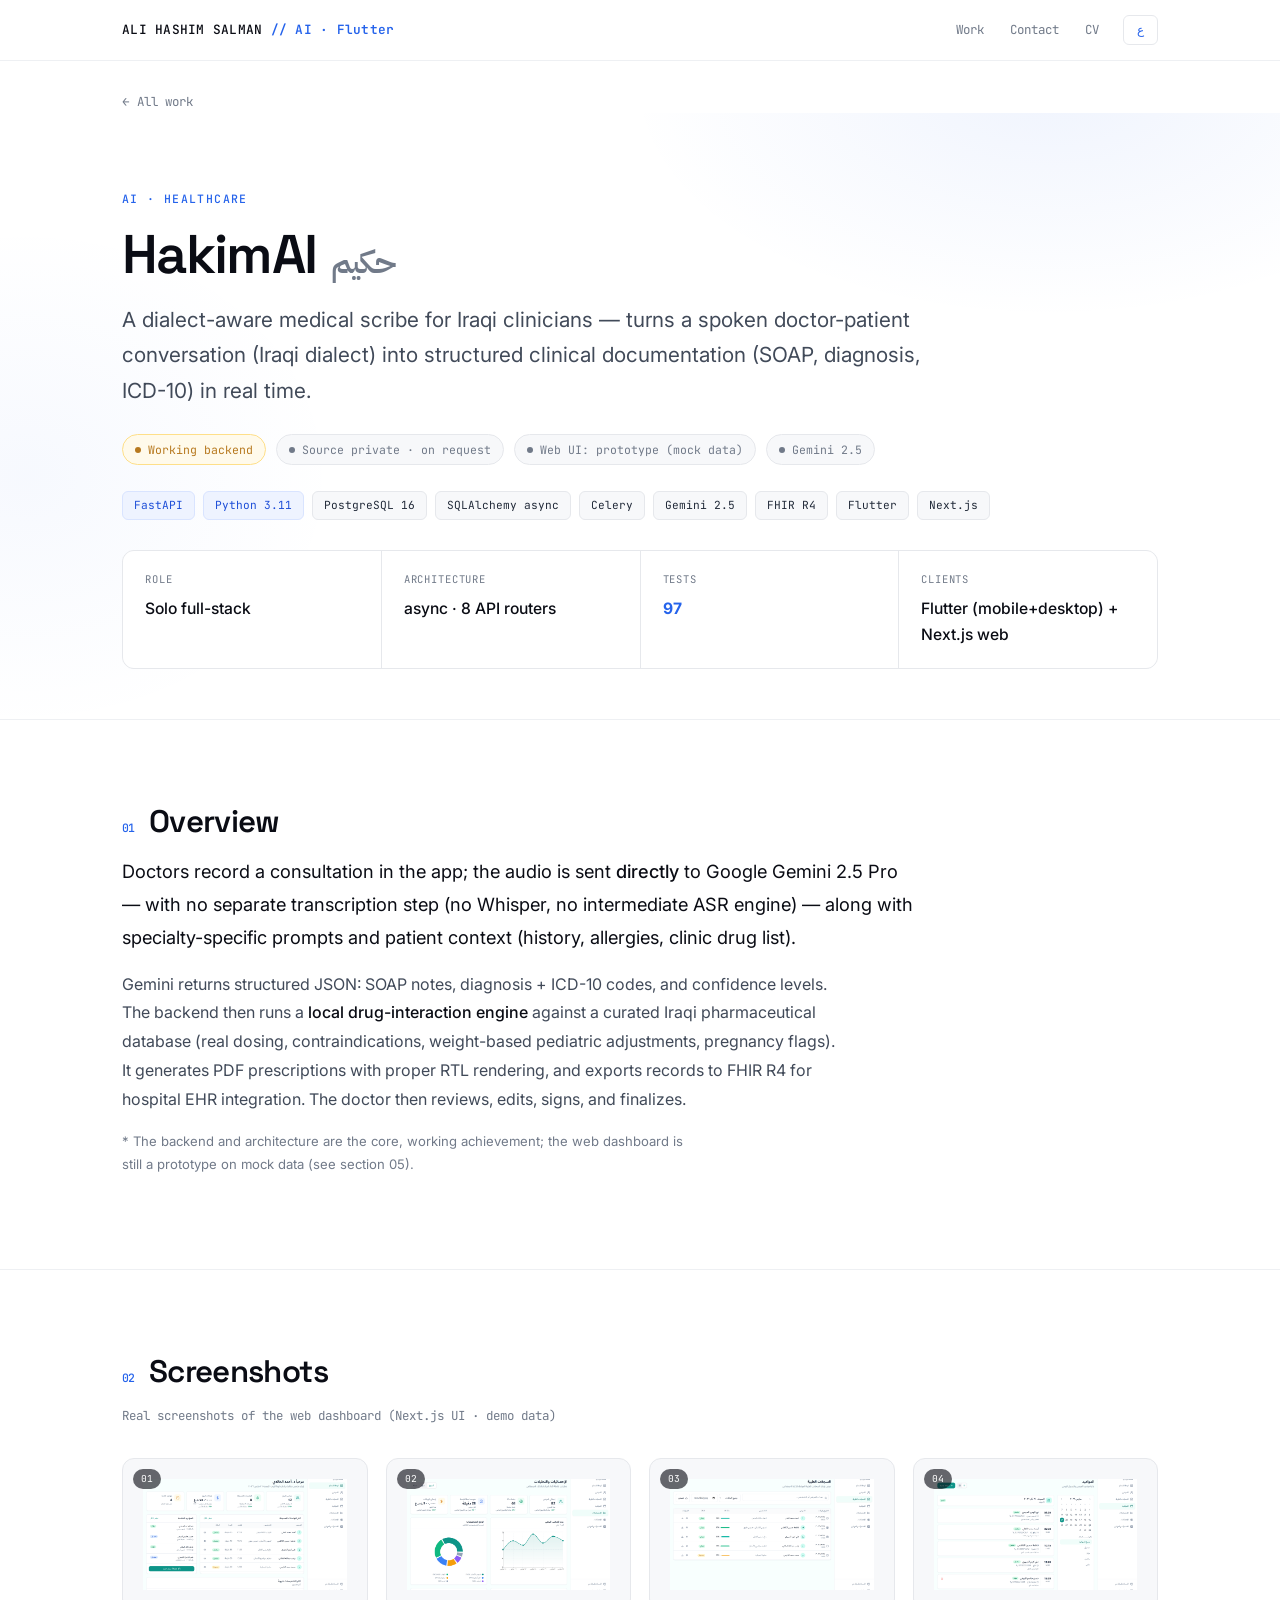
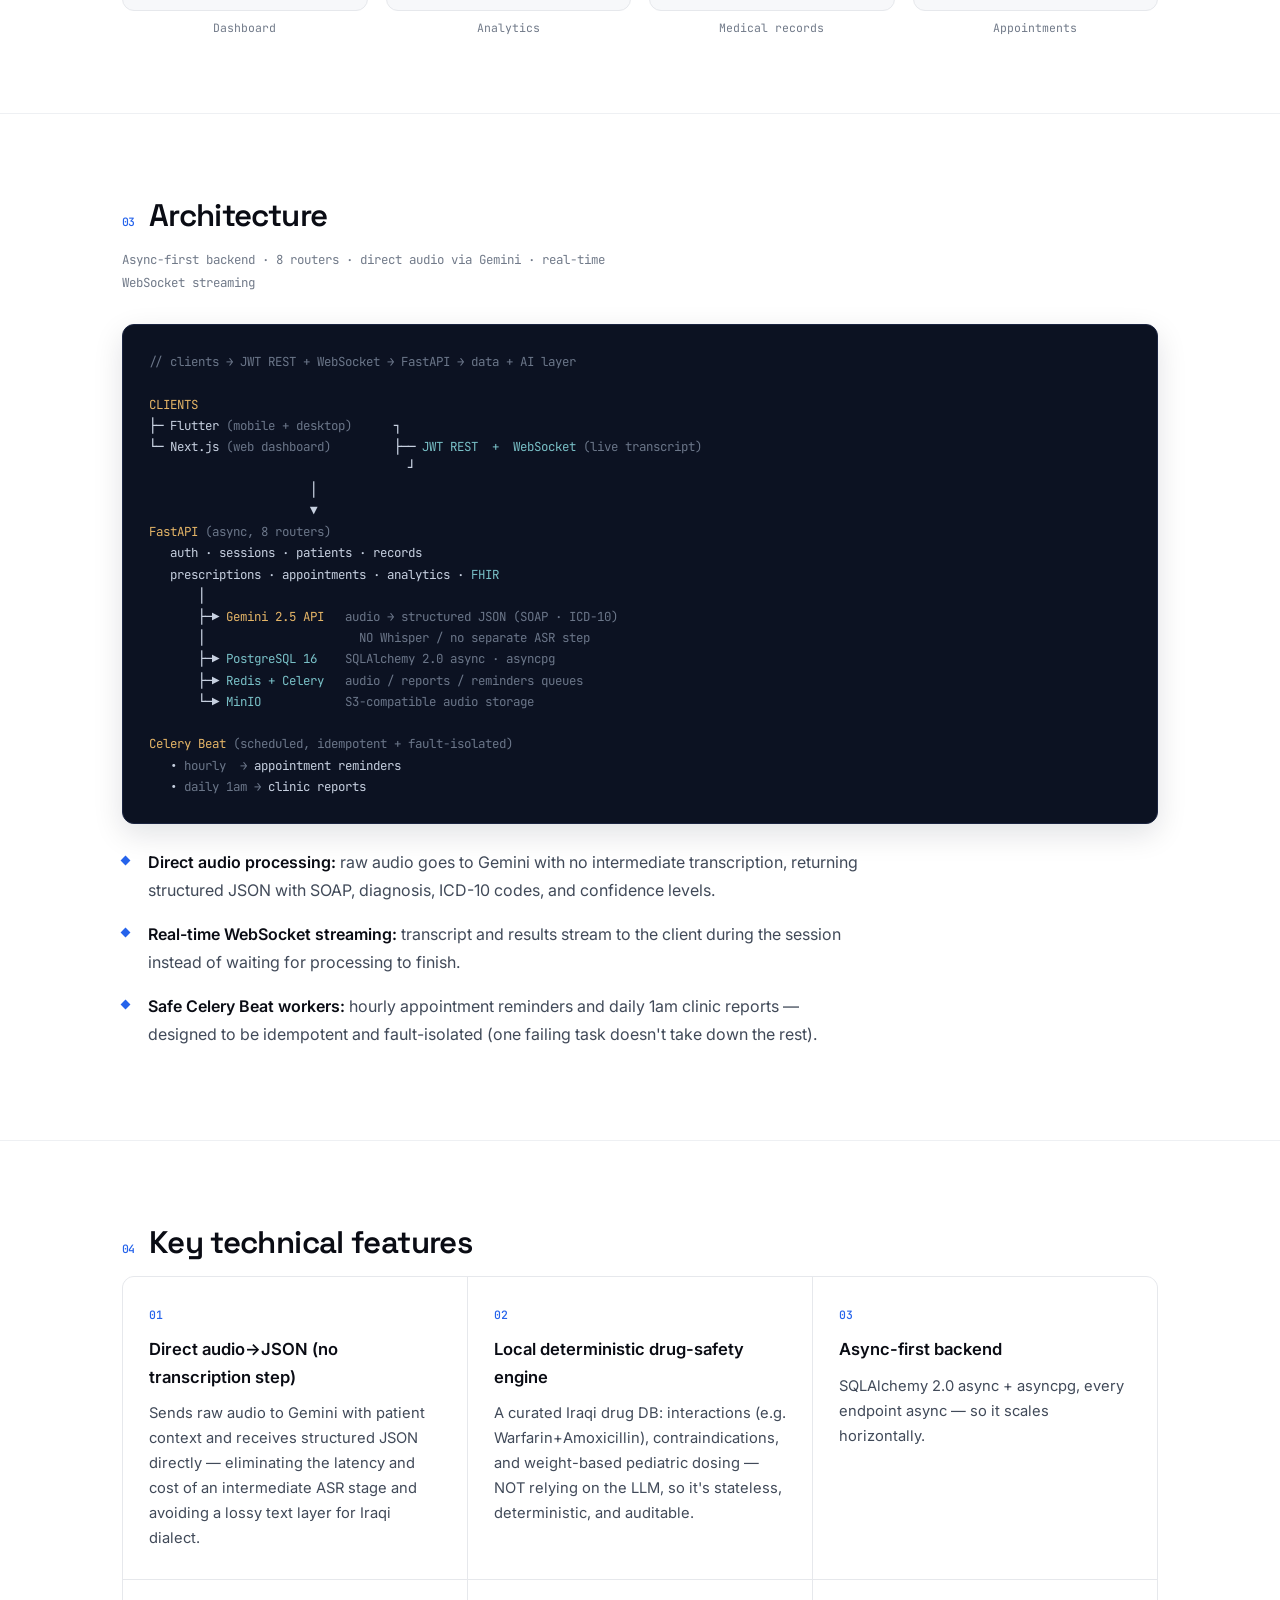
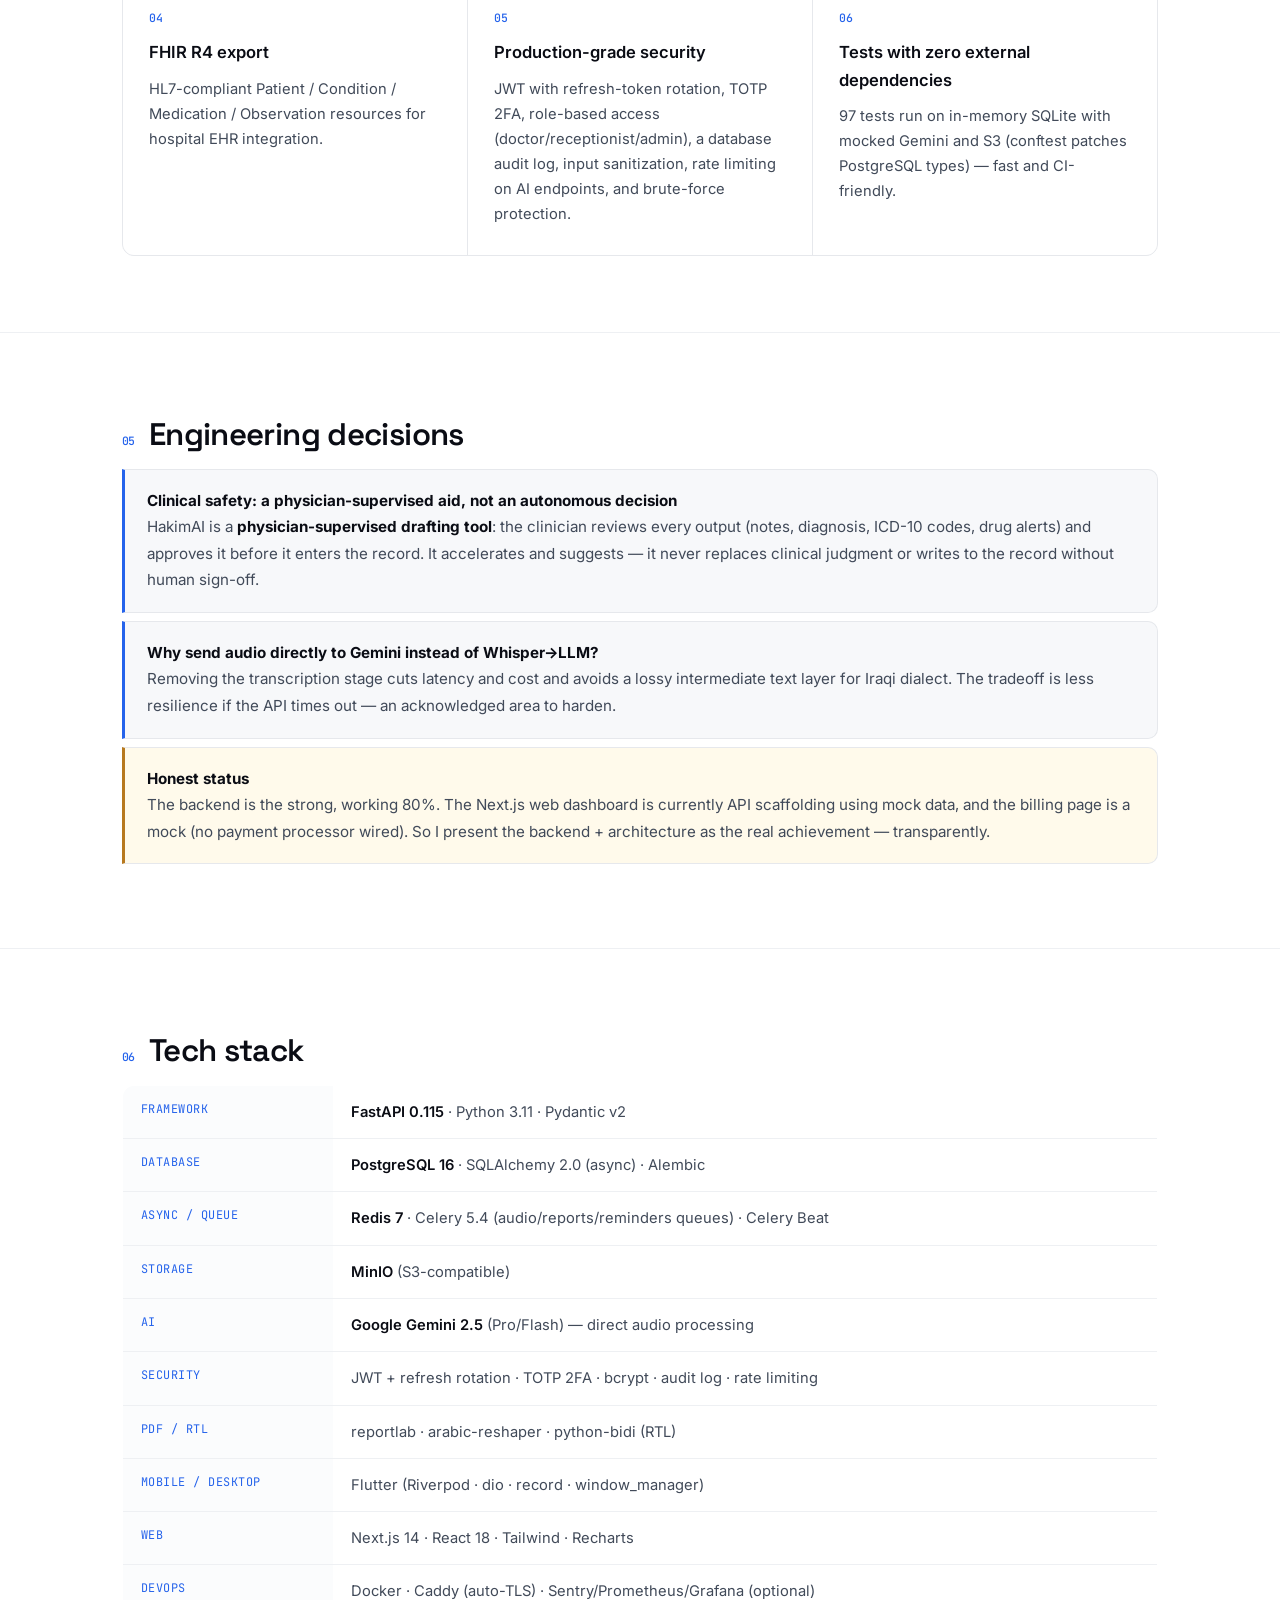
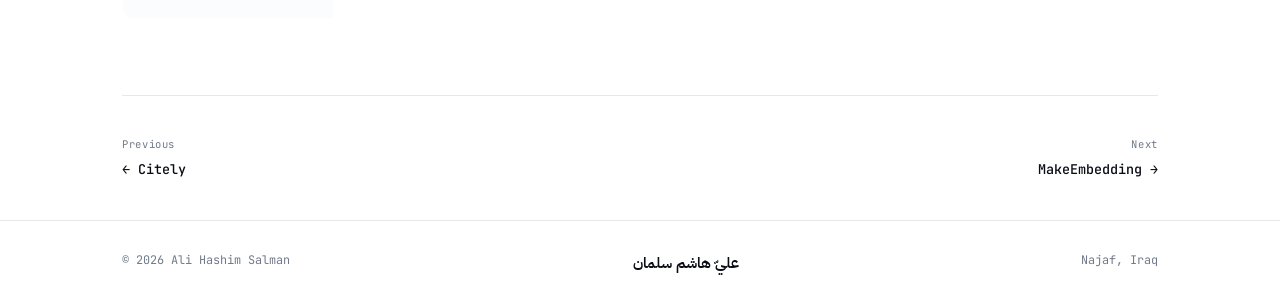
<file: projects/hakimai.html>
<!DOCTYPE html>
<html lang="ar" dir="rtl" data-lang="ar">
<head>
<meta charset="UTF-8" />
<meta name="viewport" content="width=device-width, initial-scale=1.0" />
<title>HakimAI — حكيم · Ali Hashim Salman</title>
<meta name="description" content="مُحرّر طبي ذكي يحوّل حوار الطبيب والمريض باللهجة العراقية إلى توثيق سريري منظَّم (SOAP · تشخيص · ICD-10) لحظياً عبر Gemini 2.5. دراسة حالة تقنية." />
<link rel="preconnect" href="https://fonts.googleapis.com" />
<link rel="preconnect" href="https://fonts.gstatic.com" crossorigin />
<link href="https://fonts.googleapis.com/css2?family=Space+Grotesk:wght@400;500;600;700&family=Inter:wght@400;500;600&family=JetBrains+Mono:wght@400;500&family=IBM+Plex+Sans+Arabic:wght@400;500;600;700&family=Amiri:wght@400;700&display=swap" rel="stylesheet" />
<link rel="stylesheet" href="../assets/css/style.css" />
</head>
<body>

<nav>
  <div class="nav-inner">
    <a class="brand" href="../index.html">ALI HASHIM SALMAN <b>// AI · Flutter</b></a>
    <div class="nav-right">
      <div class="nav-links">
        <a href="../index.html#work"><span class="t-ar">الأعمال</span><span class="t-en">Work</span></a>
        <a href="../index.html#contact"><span class="t-ar">تواصل</span><span class="t-en">Contact</span></a>
        <a href="../Ali_Hashim_Salman_Resume.pdf" target="_blank" rel="noopener"><span class="t-ar">السيرة</span><span class="t-en">CV</span></a>
      </div>
      <button class="lang-toggle" id="langBtn" aria-label="Switch language">EN</button>
    </div>
  </div>
</nav>

<div class="wrap" style="padding-top:26px">
  <a class="backlink" href="../index.html#work">
    <span>←</span> <span class="t-ar">كل الأعمال</span><span class="t-en">All work</span>
  </a>
</div>

<!-- HERO -->
<header class="p-hero">
  <div class="hero-glow"></div>
  <div class="wrap hero">
    <span class="domain"><span class="t-ar">ذكاء اصطناعي · صحة</span><span class="t-en">AI · Healthcare</span></span>
    <h1><span class="t-en">HakimAI<span class="accent">حكيم</span></span><span class="t-ar">حكيم<span class="accent">HakimAI</span></span></h1>
    <p class="tagline">
      <span class="t-ar">مُحرّر طبي يفهم اللهجة العراقية، صُمّم للأطباء في العراق: يحوّل الحوار المنطوق بين الطبيب والمريض إلى توثيق سريري منظَّم (SOAP · تشخيص · ICD-10) لحظياً.</span>
      <span class="t-en">A dialect-aware medical scribe for Iraqi clinicians — turns a spoken doctor-patient conversation (Iraqi dialect) into structured clinical documentation (SOAP, diagnosis, ICD-10) in real time.</span>
    </p>
    <div class="badge-row">
      <span class="badge dev"><span class="t-ar">backend يعمل</span><span class="t-en">Working backend</span></span>
      <span class="badge neutral"><span class="t-ar">الكود خاص · للمراجعة عند الطلب</span><span class="t-en">Source private · on request</span></span>
      <span class="badge neutral"><span class="t-ar">واجهة ويب: نماذج أولية</span><span class="t-en">Web UI: prototype (mock data)</span></span>
      <span class="badge neutral">Gemini 2.5</span>
    </div>
    <div class="tags">
      <span class="tag gold">FastAPI</span><span class="tag gold">Python 3.11</span><span class="tag">PostgreSQL 16</span><span class="tag">SQLAlchemy async</span><span class="tag">Celery</span><span class="tag">Gemini 2.5</span><span class="tag">FHIR R4</span><span class="tag">Flutter</span><span class="tag">Next.js</span>
    </div>

    <div class="factbar" style="margin-top:30px">
      <div class="fact"><div class="k"><span class="t-ar">الدور</span><span class="t-en">Role</span></div><div class="v"><span class="t-ar">مطوّر منفرد full-stack</span><span class="t-en">Solo full-stack</span></div></div>
      <div class="fact"><div class="k"><span class="t-ar">المعمارية</span><span class="t-en">Architecture</span></div><div class="v"><span class="t-ar">async · 8 API routers</span><span class="t-en">async · 8 API routers</span></div></div>
      <div class="fact"><div class="k"><span class="t-ar">الاختبارات</span><span class="t-en">Tests</span></div><div class="v"><b>97</b></div></div>
      <div class="fact"><div class="k"><span class="t-ar">الواجهات</span><span class="t-en">Clients</span></div><div class="v"><span class="t-ar">Flutter (موبايل+سطح مكتب) + ويب Next.js</span><span class="t-en">Flutter (mobile+desktop) + Next.js web</span></div></div>
    </div>
  </div>
</header>

<!-- OVERVIEW -->
<section class="psec">
  <div class="wrap">
    <h2><span class="num">01</span><span class="t-ar">نظرة عامة</span><span class="t-en">Overview</span></h2>
    <p class="lead-p">
      <span class="t-ar">يسجّل الطبيب الاستشارة داخل التطبيق، فيُرسَل الصوت <span class="em">مباشرةً</span> إلى Google Gemini 2.5 Pro — دون أي خطوة تفريغ منفصلة (لا Whisper ولا محرّك ASR وسيط) — مرفقاً بتوجيهات (prompts) خاصة بالتخصّص وسياق المريض (التاريخ المرضي، الحساسيات، قائمة أدوية العيادة).</span>
      <span class="t-en">Doctors record a consultation in the app; the audio is sent <span class="em">directly</span> to Google Gemini 2.5 Pro — with no separate transcription step (no Whisper, no intermediate ASR engine) — along with specialty-specific prompts and patient context (history, allergies, clinic drug list).</span>
    </p>
    <p>
      <span class="t-ar">يُعيد Gemini ردّاً منظَّماً بصيغة JSON: ملاحظات SOAP، تشخيص مع رموز ICD-10، ومستويات ثقة. ثم يشغّل الـ backend <span class="em">محرّك تفاعلات دوائية محلّياً</span> مقابل قاعدة بيانات صيدلانية عراقية مُنسَّقة: جرعات حقيقية، موانع استعمال، تعديلات أطفال حسب الوزن، وعلامات للحمل. ويولّد وصفات PDF بعرض عربي سليم من اليمين إلى اليسار، ويصدّر السجلات إلى FHIR R4 للتكامل مع أنظمة EHR في المستشفيات. ثم يراجع الطبيب ويعدّل ويوقّع ويعتمد.</span>
      <span class="t-en">Gemini returns structured JSON: SOAP notes, diagnosis + ICD-10 codes, and confidence levels. The backend then runs a <span class="em">local drug-interaction engine</span> against a curated Iraqi pharmaceutical database (real dosing, contraindications, weight-based pediatric adjustments, pregnancy flags). It generates PDF prescriptions with proper RTL rendering, and exports records to FHIR R4 for hospital EHR integration. The doctor then reviews, edits, signs, and finalizes.</span>
    </p>
    <p style="font-size:.82rem;color:var(--muted);margin-top:6px">
      <span class="t-ar">* الـ backend والمعمارية هما الإنجاز الأساسي والجاهز؛ لوحة الويب لا تزال نماذج أولية ببيانات وهمية (انظر القسم 05).</span>
      <span class="t-en">* The backend and architecture are the core, working achievement; the web dashboard is still a prototype on mock data (see section 05).</span>
    </p>
  </div>
</section>

<!-- SCREENSHOTS -->
<section class="psec">
  <div class="wrap">
    <h2><span class="num">02</span><span class="t-ar">لقطات</span><span class="t-en">Screenshots</span></h2>
    <p class="sub"><span class="t-ar">لقطات حقيقية من لوحة الويب (واجهة Next.js · بيانات تجريبية)</span><span class="t-en">Real screenshots of the web dashboard (Next.js UI · demo data)</span></p>
    <div class="gallery">
      <figure class="gshot">
        <div class="shot wide"><span class="ph-tag">01</span><img src="../assets/img/hakimai/dash.png" alt="HakimAI — dashboard" loading="lazy" /></div>
        <figcaption><span class="t-ar">لوحة التحكم</span><span class="t-en">Dashboard</span></figcaption>
      </figure>
      <figure class="gshot">
        <div class="shot wide"><span class="ph-tag">02</span><img src="../assets/img/hakimai/analytics.png" alt="HakimAI — analytics" loading="lazy" /></div>
        <figcaption><span class="t-ar">الإحصائيات والتحليلات</span><span class="t-en">Analytics</span></figcaption>
      </figure>
      <figure class="gshot">
        <div class="shot wide"><span class="ph-tag">03</span><img src="../assets/img/hakimai/records.png" alt="HakimAI — medical records" loading="lazy" /></div>
        <figcaption><span class="t-ar">السجلات الطبية</span><span class="t-en">Medical records</span></figcaption>
      </figure>
      <figure class="gshot">
        <div class="shot wide"><span class="ph-tag">04</span><img src="../assets/img/hakimai/appointments.png" alt="HakimAI — appointments" loading="lazy" /></div>
        <figcaption><span class="t-ar">المواعيد</span><span class="t-en">Appointments</span></figcaption>
      </figure>
    </div>
  </div>
</section>

<!-- ARCHITECTURE -->
<section class="psec">
  <div class="wrap">
    <h2><span class="num">03</span><span class="t-ar">المعمارية</span><span class="t-en">Architecture</span></h2>
    <p class="sub"><span class="t-ar">backend async-first · 8 routers · معالجة صوت مباشرة عبر Gemini · بثّ لحظي بـ WebSocket</span><span class="t-en">Async-first backend · 8 routers · direct audio via Gemini · real-time WebSocket streaming</span></p>
    <div class="diagram">
<pre><span class="dim">// clients → JWT REST + WebSocket → FastAPI → data + AI layer</span>

<span class="hl">CLIENTS</span>
├─ Flutter <span class="dim">(mobile + desktop)</span>      ┐
└─ Next.js <span class="dim">(web dashboard)</span>         ├── <span class="lp">JWT REST  +  WebSocket</span> <span class="dim">(live transcript)</span>
                                     ┘
                       │
                       ▼
<span class="hl">FastAPI</span> <span class="dim">(async, 8 routers)</span>
   auth · sessions · patients · records
   prescriptions · appointments · analytics · <span class="lp">FHIR</span>
       │
       ├─▶ <span class="hl">Gemini 2.5 API</span>   <span class="dim">audio → structured JSON (SOAP · ICD-10)</span>
       │                      <span class="dim">NO Whisper / no separate ASR step</span>
       ├─▶ <span class="lp">PostgreSQL 16</span>    <span class="dim">SQLAlchemy 2.0 async · asyncpg</span>
       ├─▶ <span class="lp">Redis + Celery</span>   <span class="dim">audio / reports / reminders queues</span>
       └─▶ <span class="lp">MinIO</span>            <span class="dim">S3-compatible audio storage</span>

<span class="hl">Celery Beat</span> <span class="dim">(scheduled, idempotent + fault-isolated)</span>
   • <span class="dim">hourly  →</span> appointment reminders
   • <span class="dim">daily 1am →</span> clinic reports</pre>
    </div>
    <ul class="bullets" style="margin-top:24px">
      <li><span class="t-ar"><b>معالجة صوت مباشرة:</b> يُرسَل الصوت الخام إلى Gemini دون تفريغ نصّي وسيط، فيعود JSON منظَّماً يحوي SOAP والتشخيص ورموز ICD-10 ومستويات الثقة.</span><span class="t-en"><b>Direct audio processing:</b> raw audio goes to Gemini with no intermediate transcription, returning structured JSON with SOAP, diagnosis, ICD-10 codes, and confidence levels.</span></li>
      <li><span class="t-ar"><b>بثّ لحظي بـ WebSocket:</b> التفريغ والنتائج تُبَثّ للعميل أثناء الجلسة بدل انتظار اكتمال المعالجة.</span><span class="t-en"><b>Real-time WebSocket streaming:</b> transcript and results stream to the client during the session instead of waiting for processing to finish.</span></li>
      <li><span class="t-ar"><b>مهام Celery Beat موثوقة:</b> تذكيرات المواعيد كل ساعة وتقارير العيادة اليومية عند الساعة 1 صباحاً، مصمَّمة لتكون idempotent ومعزولة الأعطال، فإخفاق مهمّة واحدة لا يُسقط البقية.</span><span class="t-en"><b>Safe Celery Beat workers:</b> hourly appointment reminders and daily 1am clinic reports — designed to be idempotent and fault-isolated (one failing task doesn't take down the rest).</span></li>
    </ul>
  </div>
</section>

<!-- KEY FEATURES -->
<section class="psec">
  <div class="wrap">
    <h2><span class="num">04</span><span class="t-ar">أبرز الميزات التقنية</span><span class="t-en">Key technical features</span></h2>
    <div class="feat-grid">
      <div class="feat">
        <div class="fi">01</div>
        <h4><span class="t-ar">صوت ← JSON مباشرةً (بلا تفريغ)</span><span class="t-en">Direct audio→JSON (no transcription step)</span></h4>
        <p><span class="t-ar">يُرسِل الصوت الخام إلى Gemini مع سياق المريض، ويتلقّى JSON منظَّماً مباشرة، فيوفّر زمن وتكلفة مرحلة ASR وسيطة، ويتجنّب طبقة نصّية تضيّع تفاصيل اللهجة العراقية.</span><span class="t-en">Sends raw audio to Gemini with patient context and receives structured JSON directly — eliminating the latency and cost of an intermediate ASR stage and avoiding a lossy text layer for Iraqi dialect.</span></p>
      </div>
      <div class="feat">
        <div class="fi">02</div>
        <h4><span class="t-ar">محرّك سلامة دوائية محلّي حتمي</span><span class="t-en">Local deterministic drug-safety engine</span></h4>
        <p><span class="t-ar">قاعدة أدوية عراقية مُنسَّقة: تفاعلات (مثل Warfarin+Amoxicillin)، موانع استعمال، وجرعات أطفال محسوبة على أساس الوزن، ولا يعتمد على الـ LLM إطلاقاً، فهو حتمي لا يحتفظ بحالة وقابل للتدقيق.</span><span class="t-en">A curated Iraqi drug DB: interactions (e.g. Warfarin+Amoxicillin), contraindications, and weight-based pediatric dosing — NOT relying on the LLM, so it's stateless, deterministic, and auditable.</span></p>
      </div>
      <div class="feat">
        <div class="fi">03</div>
        <h4><span class="t-ar">backend async-first</span><span class="t-en">Async-first backend</span></h4>
        <p><span class="t-ar">SQLAlchemy 2.0 async + asyncpg، وكل endpoint غير متزامن — ما يتيح التوسّع الأفقي.</span><span class="t-en">SQLAlchemy 2.0 async + asyncpg, every endpoint async — so it scales horizontally.</span></p>
      </div>
      <div class="feat">
        <div class="fi">04</div>
        <h4><span class="t-ar">تصدير FHIR R4</span><span class="t-en">FHIR R4 export</span></h4>
        <p><span class="t-ar">موارد متوافقة مع HL7 — Patient / Condition / Medication / Observation — لتكامل أنظمة السجلات الصحية الإلكترونية (EHR) في المستشفيات.</span><span class="t-en">HL7-compliant Patient / Condition / Medication / Observation resources for hospital EHR integration.</span></p>
      </div>
      <div class="feat">
        <div class="fi">05</div>
        <h4><span class="t-ar">أمان بمستوى إنتاجي</span><span class="t-en">Production-grade security</span></h4>
        <p><span class="t-ar">JWT مع تدوير رموز التحديث (refresh rotation)، مصادقة ثنائية TOTP، صلاحيات حسب الدور (طبيب/موظف استقبال/مدير)، سجل تدقيق في قاعدة البيانات، تعقيم المدخلات، تحديد معدّل على endpoints الذكاء الاصطناعي، وحماية من هجمات التخمين.</span><span class="t-en">JWT with refresh-token rotation, TOTP 2FA, role-based access (doctor/receptionist/admin), a database audit log, input sanitization, rate limiting on AI endpoints, and brute-force protection.</span></p>
      </div>
      <div class="feat">
        <div class="fi">06</div>
        <h4><span class="t-ar">اختبارات بلا اعتماديات خارجية</span><span class="t-en">Tests with zero external dependencies</span></h4>
        <p><span class="t-ar">97 اختباراً تعمل على SQLite في الذاكرة مع محاكاة Gemini وS3 (conftest يرقّع أنواع PostgreSQL) — سريعة وملائمة للـ CI.</span><span class="t-en">97 tests run on in-memory SQLite with mocked Gemini and S3 (conftest patches PostgreSQL types) — fast and CI-friendly.</span></p>
      </div>
    </div>
  </div>
</section>

<!-- DEEP DIVE -->
<section class="psec">
  <div class="wrap">
    <h2><span class="num">05</span><span class="t-ar">قرارات هندسية</span><span class="t-en">Engineering decisions</span></h2>
    <div class="callout">
      <b><span class="t-ar">سلامة سريرية: أداة بإشراف الطبيب لا قرار آليّ</span><span class="t-en">Clinical safety: a physician-supervised aid, not an autonomous decision</span></b><br/>
      <span class="t-ar">HakimAI <b>مسوّدة بإشراف بشري</b>: يراجع الطبيب كل مخرَج (التوثيق، التشخيص، رموز ICD-10، تنبيهات الدواء) ويعتمده قبل دخوله السجل. فالنظام يسرّع التوثيق ويقترح، ولا يستبدل الحكم السريري ولا يكتب في السجل دون موافقة بشرية.</span>
      <span class="t-en">HakimAI is a <b>physician-supervised drafting tool</b>: the clinician reviews every output (notes, diagnosis, ICD-10 codes, drug alerts) and approves it before it enters the record. It accelerates and suggests — it never replaces clinical judgment or writes to the record without human sign-off.</span>
    </div>
    <div class="callout">
      <b><span class="t-ar">لماذا إرسال الصوت مباشرةً إلى Gemini بدل Whisper ثم LLM؟</span><span class="t-en">Why send audio directly to Gemini instead of Whisper→LLM?</span></b><br/>
      <span class="t-ar">حذف مرحلة التفريغ يقلّل الزمن والتكلفة، ويتجنّب طبقة نصّية وسيطة تفقد معلومات اللهجة العراقية. ومقابل ذلك تقلّ مرونة النظام إذا تأخّرت استجابة الـ API، وهو جانب نعترف بأنه يحتاج إلى تحصين لاحقاً.</span>
      <span class="t-en">Removing the transcription stage cuts latency and cost and avoids a lossy intermediate text layer for Iraqi dialect. The tradeoff is less resilience if the API times out — an acknowledged area to harden.</span>
    </div>
    <div class="callout note">
      <b><span class="t-ar">الوضع بصراحة</span><span class="t-en">Honest status</span></b><br/>
      <span class="t-ar">الـ backend هو الجزء القويّ العامل، ويمثّل نحو 80% من العمل. أمّا لوحة الويب بـ Next.js فهي حالياً مجرّد هيكل يستدعي الـ API ببيانات وهمية (mock)، وصفحة الفوترة نموذج أوّلي لم يُوصَل بأي معالج دفع. لذلك أُقدّم الـ backend والمعمارية بوصفهما الإنجاز الفعلي، بكل شفافية.</span>
      <span class="t-en">The backend is the strong, working 80%. The Next.js web dashboard is currently API scaffolding using mock data, and the billing page is a mock (no payment processor wired). So I present the backend + architecture as the real achievement — transparently.</span>
    </div>
  </div>
</section>

<!-- STACK -->
<section class="psec">
  <div class="wrap">
    <h2><span class="num">06</span><span class="t-ar">التقنيات</span><span class="t-en">Tech stack</span></h2>
    <table class="stack-table">
      <tr><td><span class="t-ar">الإطار</span><span class="t-en">Framework</span></td><td><b>FastAPI 0.115</b> · Python 3.11 · Pydantic v2</td></tr>
      <tr><td><span class="t-ar">قاعدة البيانات</span><span class="t-en">Database</span></td><td><b>PostgreSQL 16</b> · SQLAlchemy 2.0 <span class="t-ar">(غير متزامن)</span><span class="t-en">(async)</span> · Alembic</td></tr>
      <tr><td><span class="t-ar">المعالجة غير المتزامنة / الطوابير</span><span class="t-en">Async / Queue</span></td><td><b>Redis 7</b> · Celery 5.4 <span class="t-ar">(طوابير الصوت/التقارير/التذكيرات)</span><span class="t-en">(audio/reports/reminders queues)</span> · Celery Beat</td></tr>
      <tr><td><span class="t-ar">التخزين</span><span class="t-en">Storage</span></td><td><b>MinIO</b> <span class="t-ar">(متوافق مع S3)</span><span class="t-en">(S3-compatible)</span></td></tr>
      <tr><td><span class="t-ar">الذكاء الاصطناعي</span><span class="t-en">AI</span></td><td><b>Google Gemini 2.5</b> (Pro/Flash) — <span class="t-ar">معالجة صوت مباشرة</span><span class="t-en">direct audio processing</span></td></tr>
      <tr><td><span class="t-ar">الأمان</span><span class="t-en">Security</span></td><td>JWT + refresh rotation · TOTP 2FA · bcrypt · <span class="t-ar">سجل تدقيق · تحديد معدّل</span><span class="t-en">audit log · rate limiting</span></td></tr>
      <tr><td><span class="t-ar">PDF / RTL</span><span class="t-en">PDF / RTL</span></td><td>reportlab · arabic-reshaper · python-bidi (RTL)</td></tr>
      <tr><td><span class="t-ar">موبايل / سطح المكتب</span><span class="t-en">Mobile / Desktop</span></td><td>Flutter (Riverpod · dio · record · window_manager)</td></tr>
      <tr><td><span class="t-ar">الويب</span><span class="t-en">Web</span></td><td>Next.js 14 · React 18 · Tailwind · Recharts</td></tr>
      <tr><td>DevOps</td><td>Docker · Caddy <span class="t-ar">(TLS تلقائي)</span><span class="t-en">(auto-TLS)</span> · Sentry/Prometheus/Grafana <span class="t-ar">(اختياري)</span><span class="t-en">(optional)</span></td></tr>
    </table>
  </div>
</section>

<!-- PROJECT NAV -->
<div class="wrap">
  <div class="proj-nav">
    <a href="citely.html">
      <span class="lbl"><span class="t-ar">السابق</span><span class="t-en">Previous</span></span>
      ← Citely
    </a>
    <a href="makeembedding.html" style="text-align:end">
      <span class="lbl"><span class="t-ar">التالي</span><span class="t-en">Next</span></span>
      MakeEmbedding →
    </a>
  </div>
</div>

<footer>
  <div class="foot-inner">
    <span>© <span id="yr"></span> <span class="t-ar">علي هاشم سلمان</span><span class="t-en">Ali Hashim Salman</span></span>
    <span class="sig">عليّ هاشم سلمان</span>
    <span><span class="t-ar">النجف، العراق</span><span class="t-en">Najaf, Iraq</span></span>
  </div>
</footer>

<script src="../assets/js/main.js"></script>
</body>
</html>
</file>
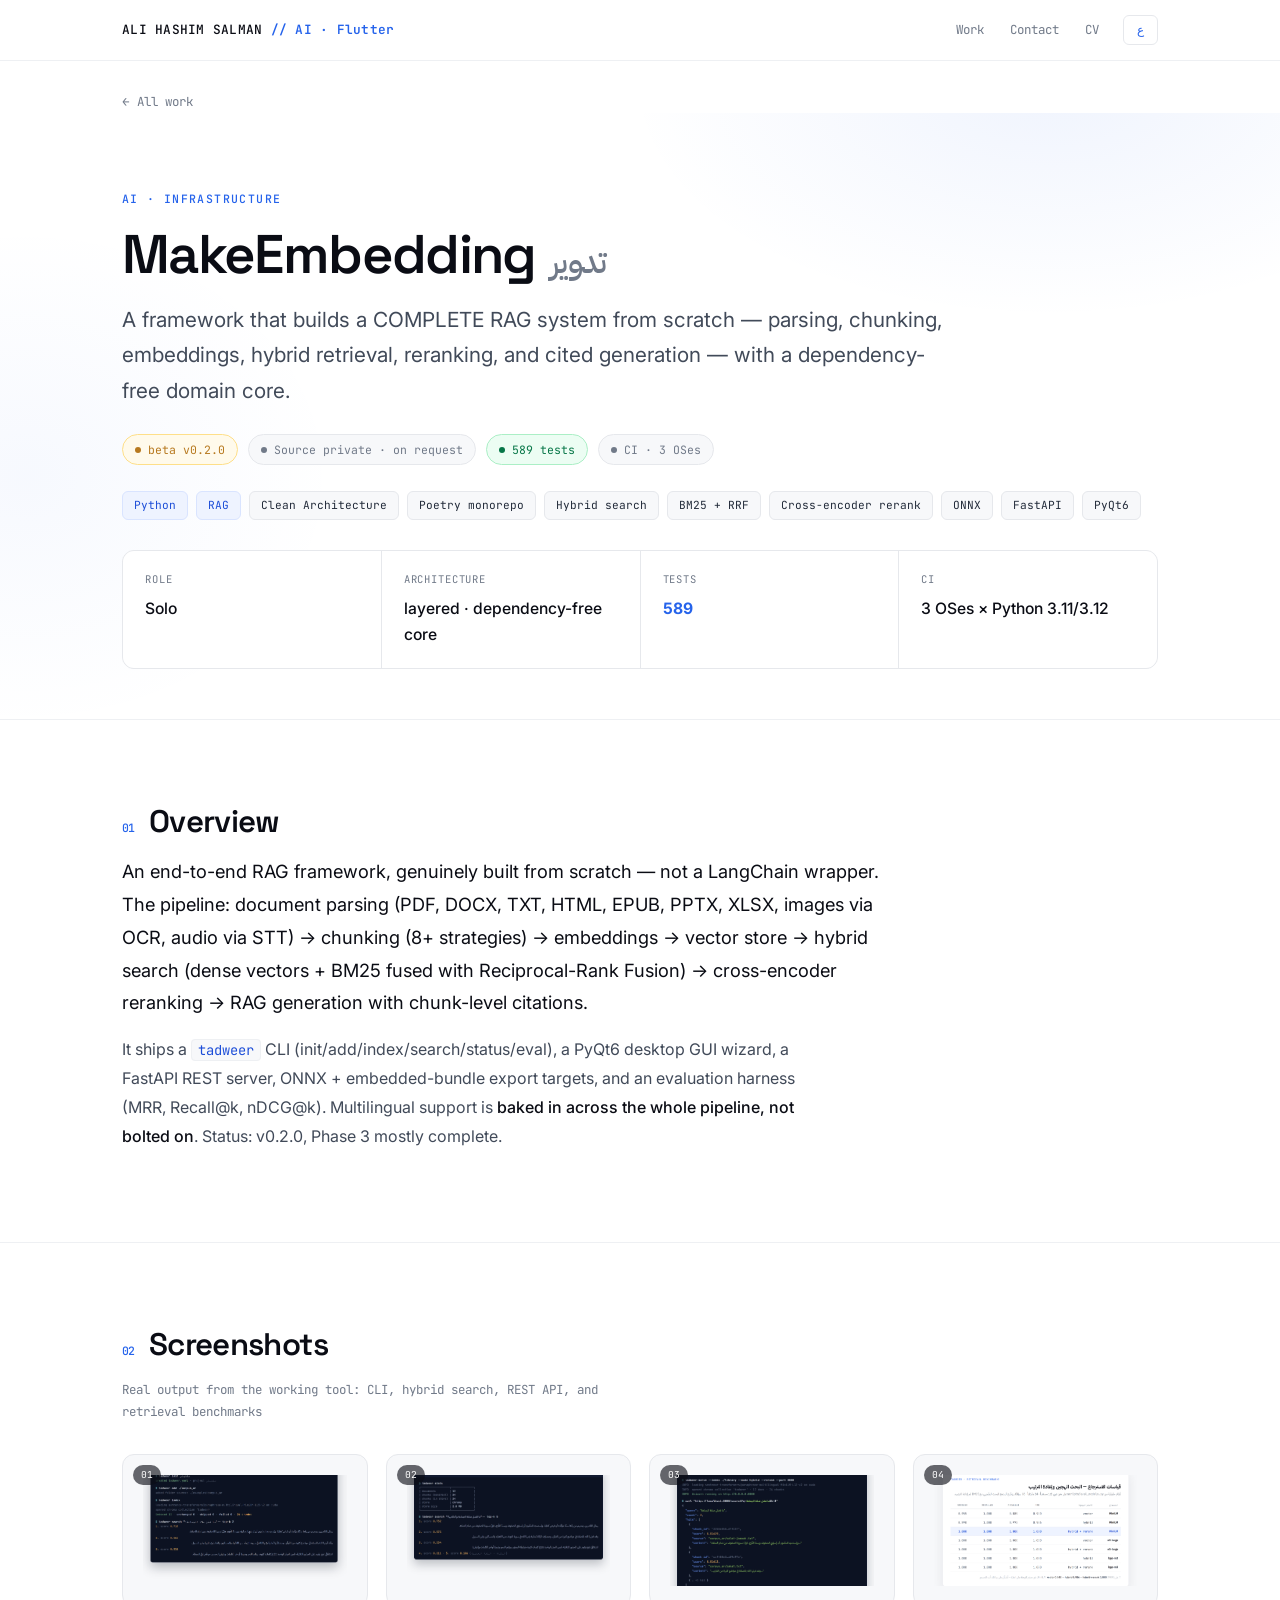
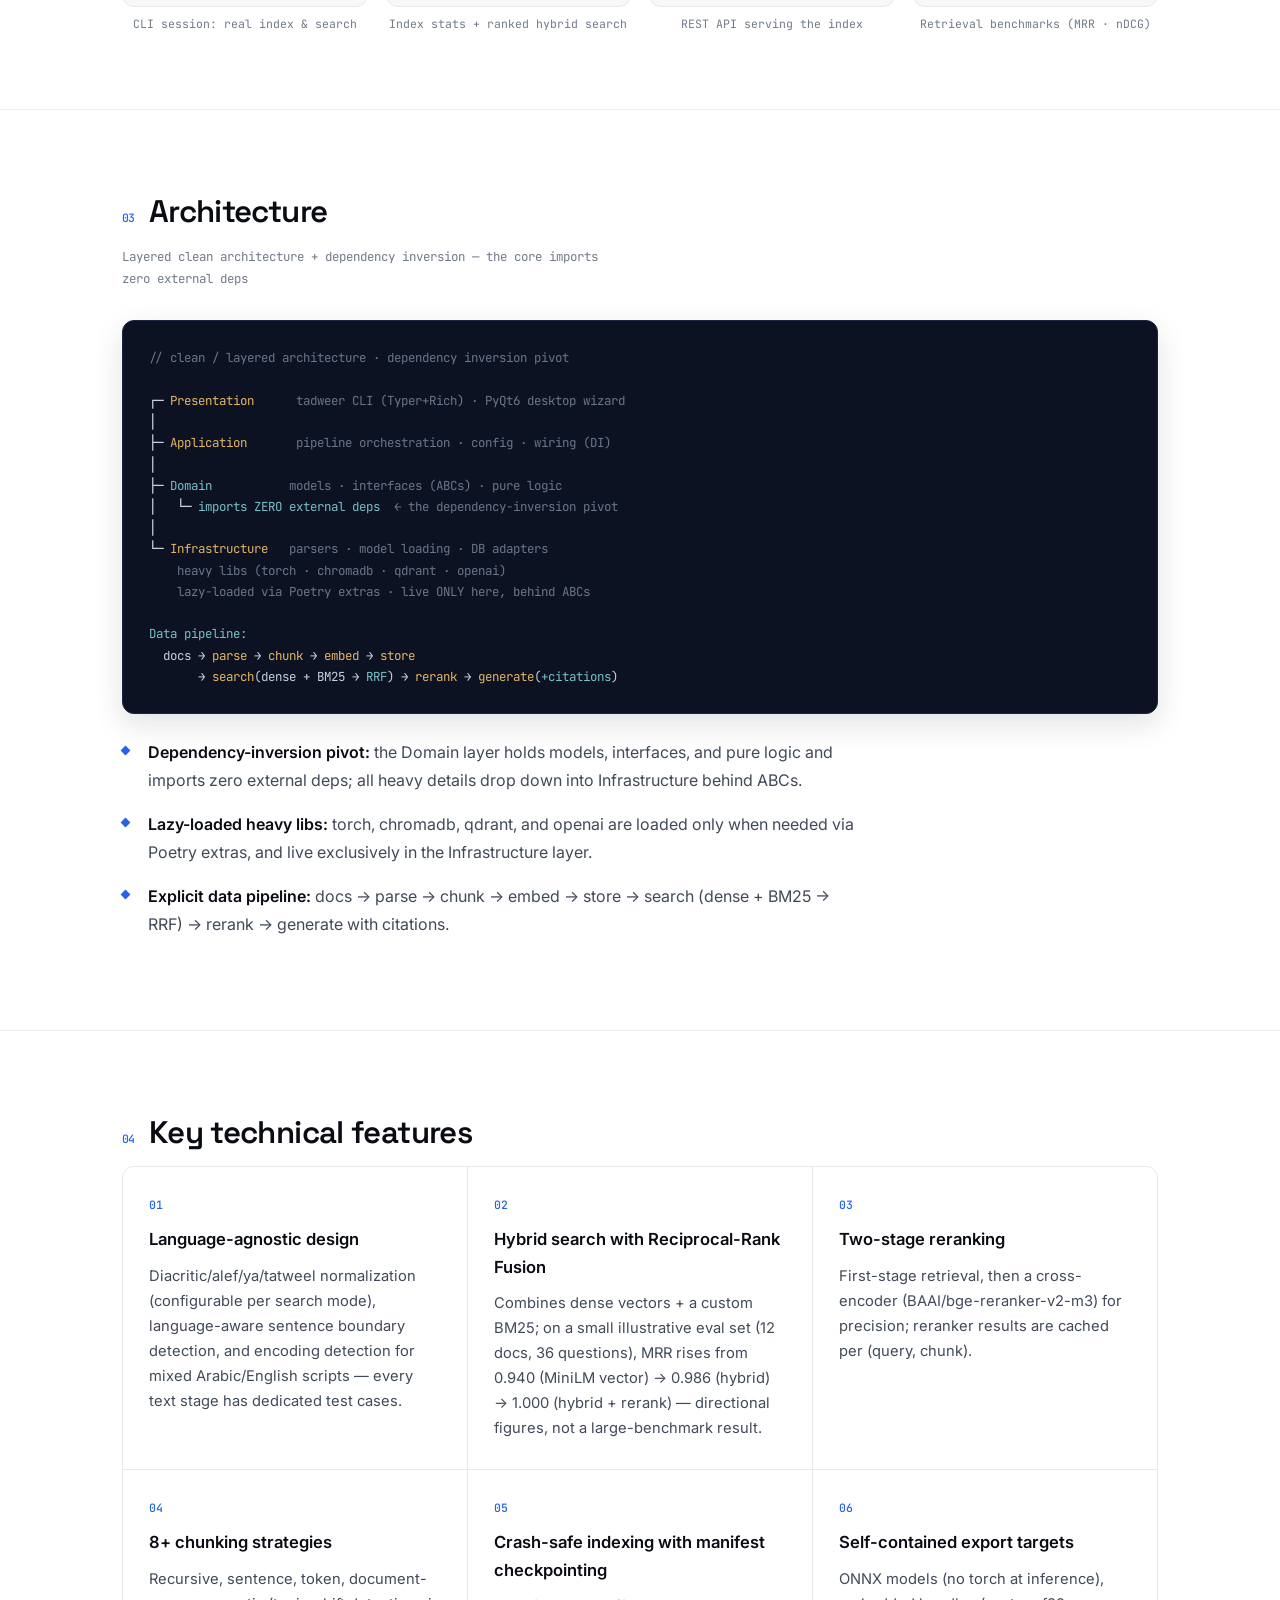
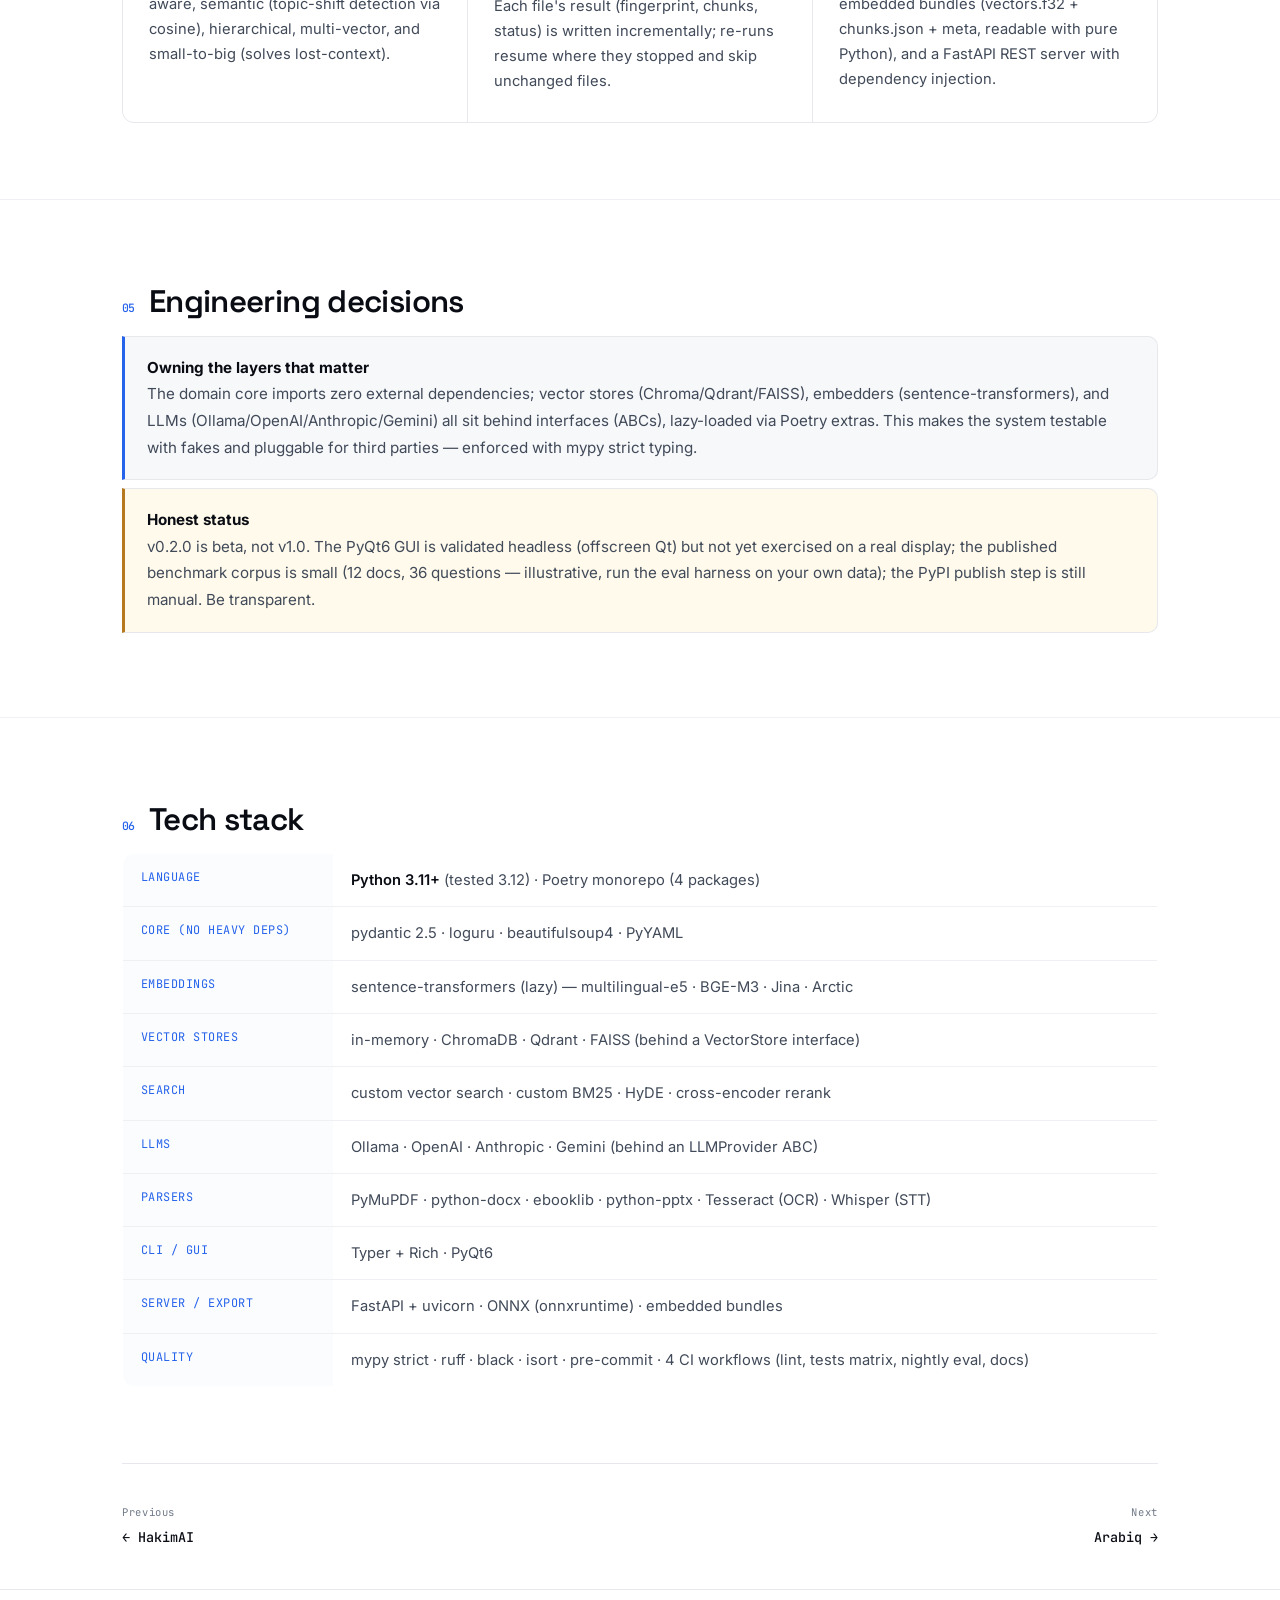
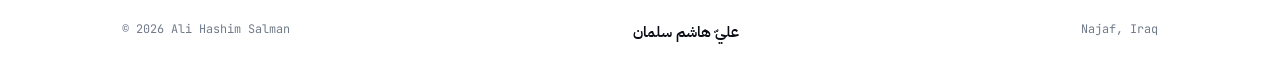
<file: projects/makeembedding.html>
<!DOCTYPE html>
<html lang="ar" dir="rtl" data-lang="ar">
<head>
<meta charset="UTF-8" />
<meta name="viewport" content="width=device-width, initial-scale=1.0" />
<title>MakeEmbedding — تدوير · Ali Hashim Salman</title>
<meta name="description" content="إطار RAG كامل مبنيّ من الصفر: تحليل المستندات، تقطيع، embeddings، استرجاع هجين، إعادة ترتيب، وتوليد موثَّق — بنواة مجال خالية من الاعتماديات. دراسة حالة تقنية." />
<link rel="preconnect" href="https://fonts.googleapis.com" />
<link rel="preconnect" href="https://fonts.gstatic.com" crossorigin />
<link href="https://fonts.googleapis.com/css2?family=Space+Grotesk:wght@400;500;600;700&family=Inter:wght@400;500;600&family=JetBrains+Mono:wght@400;500&family=IBM+Plex+Sans+Arabic:wght@400;500;600;700&family=Amiri:wght@400;700&display=swap" rel="stylesheet" />
<link rel="stylesheet" href="../assets/css/style.css" />
</head>
<body>

<nav>
  <div class="nav-inner">
    <a class="brand" href="../index.html">ALI HASHIM SALMAN <b>// AI · Flutter</b></a>
    <div class="nav-right">
      <div class="nav-links">
        <a href="../index.html#work"><span class="t-ar">الأعمال</span><span class="t-en">Work</span></a>
        <a href="../index.html#contact"><span class="t-ar">تواصل</span><span class="t-en">Contact</span></a>
        <a href="../Ali_Hashim_Salman_Resume.pdf" target="_blank" rel="noopener"><span class="t-ar">السيرة</span><span class="t-en">CV</span></a>
      </div>
      <button class="lang-toggle" id="langBtn" aria-label="Switch language">EN</button>
    </div>
  </div>
</nav>

<div class="wrap" style="padding-top:26px">
  <a class="backlink" href="../index.html#work">
    <span>←</span> <span class="t-ar">كل الأعمال</span><span class="t-en">All work</span>
  </a>
</div>

<!-- HERO -->
<header class="p-hero">
  <div class="hero-glow"></div>
  <div class="wrap hero">
    <span class="domain"><span class="t-ar">ذكاء اصطناعي · بنية تحتية</span><span class="t-en">AI · Infrastructure</span></span>
    <h1>MakeEmbedding<span class="accent">تدوير</span></h1>
    <p class="tagline">
      <span class="t-ar">إطار يبني نظام RAG <span class="em">كاملاً من الصفر</span>: تحليل المستندات، والتقطيع، والـ embeddings، والاسترجاع الهجين، وإعادة الترتيب، والتوليد الموثَّق بالاستشهادات، مع نواة domain خالية تماماً من الاعتماديات.</span>
      <span class="t-en">A framework that builds a COMPLETE RAG system from scratch — parsing, chunking, embeddings, hybrid retrieval, reranking, and cited generation — with a dependency-free domain core.</span>
    </p>
    <div class="badge-row">
      <span class="badge dev"><span class="t-ar">beta v0.2.0</span><span class="t-en">beta v0.2.0</span></span>
      <span class="badge neutral"><span class="t-ar">الكود خاص · للمراجعة عند الطلب</span><span class="t-en">Source private · on request</span></span>
      <span class="badge live"><span class="t-ar">589 اختبار</span><span class="t-en">589 tests</span></span>
      <span class="badge neutral"><span class="t-ar">CI · 3 أنظمة</span><span class="t-en">CI · 3 OSes</span></span>
    </div>
    <div class="tags">
      <span class="tag gold">Python</span><span class="tag gold">RAG</span><span class="tag">Clean Architecture</span><span class="tag">Poetry monorepo</span><span class="tag">Hybrid search</span><span class="tag">BM25 + RRF</span><span class="tag">Cross-encoder rerank</span><span class="tag">ONNX</span><span class="tag">FastAPI</span><span class="tag">PyQt6</span>
    </div>

    <div class="factbar" style="margin-top:30px">
      <div class="fact"><div class="k"><span class="t-ar">الدور</span><span class="t-en">Role</span></div><div class="v"><span class="t-ar">مطوّر منفرد</span><span class="t-en">Solo</span></div></div>
      <div class="fact"><div class="k"><span class="t-ar">المعمارية</span><span class="t-en">Architecture</span></div><div class="v"><span class="t-ar">طبقية · نواة بلا تبعيات</span><span class="t-en">layered · dependency-free core</span></div></div>
      <div class="fact"><div class="k"><span class="t-ar">الاختبارات</span><span class="t-en">Tests</span></div><div class="v"><b>589</b></div></div>
      <div class="fact"><div class="k">CI</div><div class="v"><span class="t-ar">3 أنظمة × بايثون 3.11/3.12</span><span class="t-en">3 OSes × Python 3.11/3.12</span></div></div>
    </div>
  </div>
</header>

<!-- OVERVIEW -->
<section class="psec">
  <div class="wrap">
    <h2><span class="num">01</span><span class="t-ar">نظرة عامة</span><span class="t-en">Overview</span></h2>
    <p class="lead-p">
      <span class="t-ar">إطار RAG متكامل من البداية إلى النهاية، مبنيّ فعلاً من الصفر لا غلافاً حول LangChain. والمسار كامل: تحليل المستندات (PDF، DOCX، TXT، HTML، EPUB، PPTX، XLSX، والصور عبر OCR، والصوت عبر STT) ← تقطيع (أكثر من 8 استراتيجيات) ← embeddings ← مخزن متّجهات ← بحث هجين (متّجهات كثيفة + BM25 يُدمَجان عبر Reciprocal-Rank Fusion) ← إعادة ترتيب عبر cross-encoder ← توليد RAG باستشهادات على مستوى المقطع.</span>
      <span class="t-en">An end-to-end RAG framework, genuinely built from scratch — not a LangChain wrapper. The pipeline: document parsing (PDF, DOCX, TXT, HTML, EPUB, PPTX, XLSX, images via OCR, audio via STT) → chunking (8+ strategies) → embeddings → vector store → hybrid search (dense vectors + BM25 fused with Reciprocal-Rank Fusion) → cross-encoder reranking → RAG generation with chunk-level citations.</span>
    </p>
    <p>
      <span class="t-ar">يأتي الإطار بواجهة سطر أوامر <code>tadweer</code> (init/add/index/search/status/eval)، ومعالج سطح مكتب بـ PyQt6، وخادم REST بـ FastAPI، وصيغ تصدير ONNX وحزمة مدمجة، ومنظومة تقييم (MRR، Recall@k، nDCG@k). ودعم اللغات المتعدّدة <span class="em">مدمج في كامل المسار لا مُلصق عليه لاحقاً</span>. أما الحالة فهي: الإصدار v0.2.0، والمرحلة الثالثة شبه مكتملة.</span>
      <span class="t-en">It ships a <code>tadweer</code> CLI (init/add/index/search/status/eval), a PyQt6 desktop GUI wizard, a FastAPI REST server, ONNX + embedded-bundle export targets, and an evaluation harness (MRR, Recall@k, nDCG@k). Multilingual support is <span class="em">baked in across the whole pipeline, not bolted on</span>. Status: v0.2.0, Phase 3 mostly complete.</span>
    </p>
  </div>
</section>

<!-- SCREENSHOTS -->
<section class="psec">
  <div class="wrap">
    <h2><span class="num">02</span><span class="t-ar">لقطات</span><span class="t-en">Screenshots</span></h2>
    <p class="sub"><span class="t-ar">مخرجات حقيقية من الأداة وهي تعمل: CLI، وبحث هجين، وREST API، وقياسات الاسترجاع</span><span class="t-en">Real output from the working tool: CLI, hybrid search, REST API, and retrieval benchmarks</span></p>
    <div class="gallery">
      <figure class="gshot">
        <div class="shot wide"><span class="ph-tag">01</span><img src="../assets/img/makeembedding/01-cli.png" alt="Tadweer CLI — index & search" loading="lazy" /></div>
        <figcaption><span class="t-ar">جلسة CLI: فهرسة وبحث فعليّان</span><span class="t-en">CLI session: real index &amp; search</span></figcaption>
      </figure>
      <figure class="gshot">
        <div class="shot wide"><span class="ph-tag">02</span><img src="../assets/img/makeembedding/02-search.png" alt="Tadweer — index stats & hybrid search" loading="lazy" /></div>
        <figcaption><span class="t-ar">إحصاءات الفهرس + بحث هجين مرتّب</span><span class="t-en">Index stats + ranked hybrid search</span></figcaption>
      </figure>
      <figure class="gshot">
        <div class="shot wide"><span class="ph-tag">03</span><img src="../assets/img/makeembedding/04-rest.png" alt="Tadweer — REST API" loading="lazy" /></div>
        <figcaption><span class="t-ar">واجهة REST تقدّم الفهرس</span><span class="t-en">REST API serving the index</span></figcaption>
      </figure>
      <figure class="gshot">
        <div class="shot wide"><span class="ph-tag">04</span><img src="../assets/img/makeembedding/03-benchmark.png" alt="Tadweer retrieval benchmarks" loading="lazy" /></div>
        <figcaption><span class="t-ar">قياسات الاسترجاع (MRR · nDCG)</span><span class="t-en">Retrieval benchmarks (MRR · nDCG)</span></figcaption>
      </figure>
    </div>
  </div>
</section>

<!-- ARCHITECTURE -->
<section class="psec">
  <div class="wrap">
    <h2><span class="num">03</span><span class="t-ar">المعمارية</span><span class="t-en">Architecture</span></h2>
    <p class="sub"><span class="t-ar">معمارية نظيفة متعدّدة الطبقات مع انعكاس الاعتماديات (DIP)، والنواة لا تستورد أيّ اعتمادية خارجية</span><span class="t-en">Layered clean architecture + dependency inversion — the core imports zero external deps</span></p>
    <div class="diagram">
<pre><span class="dim">// clean / layered architecture · dependency inversion pivot</span>

┌─ <span class="hl">Presentation</span>      <span class="dim">tadweer CLI (Typer+Rich) · PyQt6 desktop wizard</span>
│
├─ <span class="hl">Application</span>       <span class="dim">pipeline orchestration · config · wiring (DI)</span>
│
├─ <span class="lp">Domain</span>           <span class="dim">models · interfaces (ABCs) · pure logic</span>
│   └─ <span class="lp">imports ZERO external deps</span>  <span class="dim">← the dependency-inversion pivot</span>
│
└─ <span class="hl">Infrastructure</span>   <span class="dim">parsers · model loading · DB adapters</span>
    <span class="dim">heavy libs (torch · chromadb · qdrant · openai)</span>
    <span class="dim">lazy-loaded via Poetry extras · live ONLY here, behind ABCs</span>

<span class="lp">Data pipeline:</span>
  docs → <span class="hl">parse</span> → <span class="hl">chunk</span> → <span class="hl">embed</span> → <span class="hl">store</span>
       → <span class="hl">search</span>(dense + BM25 → <span class="lp">RRF</span>) → <span class="hl">rerank</span> → <span class="hl">generate</span>(<span class="lp">+citations</span>)</pre>
    </div>
    <ul class="bullets" style="margin-top:24px">
      <li><span class="t-ar"><b>محور انعكاس الاعتماديات:</b> طبقة domain تضمّ النماذج والواجهات والمنطق الصافي ولا تستورد أيّ اعتمادية خارجية، فيما تهبط كل التفاصيل الثقيلة إلى البنية التحتية خلف واجهات مجرّدة (ABCs).</span><span class="t-en"><b>Dependency-inversion pivot:</b> the Domain layer holds models, interfaces, and pure logic and imports zero external deps; all heavy details drop down into Infrastructure behind ABCs.</span></li>
      <li><span class="t-ar"><b>تحميل كسول للمكتبات الثقيلة:</b> لا تُحمَّل torch وchromadb وqdrant وopenai إلا عند الحاجة عبر Poetry extras، وتبقى محصورة في طبقة البنية التحتية.</span><span class="t-en"><b>Lazy-loaded heavy libs:</b> torch, chromadb, qdrant, and openai are loaded only when needed via Poetry extras, and live exclusively in the Infrastructure layer.</span></li>
      <li><span class="t-ar"><b>مسار بيانات واضح:</b> مستندات ← تحليل ← تقطيع ← embed ← تخزين ← بحث (كثيف + BM25 ← RRF) ← إعادة ترتيب ← توليد مع استشهادات.</span><span class="t-en"><b>Explicit data pipeline:</b> docs → parse → chunk → embed → store → search (dense + BM25 → RRF) → rerank → generate with citations.</span></li>
    </ul>
  </div>
</section>

<!-- KEY FEATURES -->
<section class="psec">
  <div class="wrap">
    <h2><span class="num">04</span><span class="t-ar">أبرز الميزات التقنية</span><span class="t-en">Key technical features</span></h2>
    <div class="feat-grid">
      <div class="feat">
        <div class="fi">01</div>
        <h4><span class="t-ar">تصميم متعدّد اللغات</span><span class="t-en">Language-agnostic design</span></h4>
        <p><span class="t-ar">تطبيع الحركات والألف والياء والتطويل (قابل للضبط في كل وضع بحث)، وكشف حدود الجمل بوعي باللغة، وكشف الترميز للنصوص المختلطة عربي/إنجليزي، ولكل مرحلة نصّية حالات اختبار خاصة بها.</span><span class="t-en">Diacritic/alef/ya/tatweel normalization (configurable per search mode), language-aware sentence boundary detection, and encoding detection for mixed Arabic/English scripts — every text stage has dedicated test cases.</span></p>
      </div>
      <div class="feat">
        <div class="fi">02</div>
        <h4><span class="t-ar">بحث هجين بـ Reciprocal-Rank Fusion</span><span class="t-en">Hybrid search with Reciprocal-Rank Fusion</span></h4>
        <p><span class="t-ar">يدمج المتّجهات الكثيفة مع BM25 مخصّص؛ وعلى مجموعة تقييم توضيحية صغيرة (12 مستنداً، 36 سؤالاً) يرتفع الـ MRR من 0.940 (متّجه MiniLM) إلى 0.986 (هجين) ثم 1.000 (هجين + إعادة ترتيب) — أرقام دالّة على الاتجاه لا قياس على مقياس مرجعي كبير.</span><span class="t-en">Combines dense vectors + a custom BM25; on a small illustrative eval set (12 docs, 36 questions), MRR rises from 0.940 (MiniLM vector) → 0.986 (hybrid) → 1.000 (hybrid + rerank) — directional figures, not a large-benchmark result.</span></p>
      </div>
      <div class="feat">
        <div class="fi">03</div>
        <h4><span class="t-ar">إعادة ترتيب على مرحلتين</span><span class="t-en">Two-stage reranking</span></h4>
        <p><span class="t-ar">استرجاع في المرحلة الأولى، يليه cross-encoder (BAAI/bge-reranker-v2-m3) لرفع الدقّة؛ وتُخزَّن نتائج إعادة الترتيب مؤقتاً لكل (استعلام، مقطع).</span><span class="t-en">First-stage retrieval, then a cross-encoder (BAAI/bge-reranker-v2-m3) for precision; reranker results are cached per (query, chunk).</span></p>
      </div>
      <div class="feat">
        <div class="fi">04</div>
        <h4><span class="t-ar">+8 استراتيجيات تقطيع</span><span class="t-en">8+ chunking strategies</span></h4>
        <p><span class="t-ar">تكراري، وجُملي، ورمزي (token)، وواعٍ بالمستند، ودلالي (يكشف تحوّل الموضوع عبر cosine)، وهرمي، ومتعدّد المتّجهات، وsmall-to-big (يحلّ مشكلة فقدان السياق).</span><span class="t-en">Recursive, sentence, token, document-aware, semantic (topic-shift detection via cosine), hierarchical, multi-vector, and small-to-big (solves lost-context).</span></p>
      </div>
      <div class="feat">
        <div class="fi">05</div>
        <h4><span class="t-ar">فهرسة آمنة ضد الأعطال بنقاط تحقّق</span><span class="t-en">Crash-safe indexing with manifest checkpointing</span></h4>
        <p><span class="t-ar">تُكتَب نتيجة كل ملف (البصمة، والمقاطع، والحالة) تدريجياً؛ فتستأنف عمليةُ التشغيل المعادة من حيث توقّفت وتتخطّى الملفات التي لم تتغيّر.</span><span class="t-en">Each file's result (fingerprint, chunks, status) is written incrementally; re-runs resume where they stopped and skip unchanged files.</span></p>
      </div>
      <div class="feat">
        <div class="fi">06</div>
        <h4><span class="t-ar">صيغ تصدير مكتفية ذاتياً</span><span class="t-en">Self-contained export targets</span></h4>
        <p><span class="t-ar">نماذج ONNX (بلا torch وقت الاستدلال)، وحِزَم مدمجة (vectors.f32 + chunks.json + meta، تُقرأ ببايثون صرف)، وخادم REST بـ FastAPI مع حقن اعتماديات.</span><span class="t-en">ONNX models (no torch at inference), embedded bundles (vectors.f32 + chunks.json + meta, readable with pure Python), and a FastAPI REST server with dependency injection.</span></p>
      </div>
    </div>
  </div>
</section>

<!-- DEEP DIVE -->
<section class="psec">
  <div class="wrap">
    <h2><span class="num">05</span><span class="t-ar">قرارات هندسية</span><span class="t-en">Engineering decisions</span></h2>
    <div class="callout">
      <b><span class="t-ar">امتلاك الطبقات التي تهمّ</span><span class="t-en">Owning the layers that matter</span></b><br/>
      <span class="t-ar">نواة domain لا تستورد أيّ اعتمادية خارجية؛ أما مخازن المتّجهات (Chroma/Qdrant/FAISS) والـ embedders (sentence-transformers) ونماذج اللغة (Ollama/OpenAI/Anthropic/Gemini) فتقع جميعها خلف واجهات (ABCs)، وتُحمَّل كسولاً عبر Poetry extras. وهذا يجعل النظام قابلاً للاختبار بـ fakes وقابلاً لأن توسّعه أطراف ثالثة، ويُفرَض ذلك بفحص أنواع mypy الصارم.</span>
      <span class="t-en">The domain core imports zero external dependencies; vector stores (Chroma/Qdrant/FAISS), embedders (sentence-transformers), and LLMs (Ollama/OpenAI/Anthropic/Gemini) all sit behind interfaces (ABCs), lazy-loaded via Poetry extras. This makes the system testable with fakes and pluggable for third parties — enforced with mypy strict typing.</span>
    </div>
    <div class="callout note">
      <b><span class="t-ar">الحالة بصراحة</span><span class="t-en">Honest status</span></b><br/>
      <span class="t-ar">الإصدار v0.2.0 هو beta لا v1.0. وواجهة PyQt6 جرى التحقّق منها بلا شاشة (Qt offscreen) لكنها لم تُختبر بعد على شاشة حقيقية؛ ومجموعة الـ benchmark المنشورة صغيرة (12 مستنداً و36 سؤالاً، وهي توضيحية، فشغّل منظومة التقييم على بياناتك أنت)؛ وخطوة النشر على PyPI لا تزال يدوية. الشفافية أولاً.</span>
      <span class="t-en">v0.2.0 is beta, not v1.0. The PyQt6 GUI is validated headless (offscreen Qt) but not yet exercised on a real display; the published benchmark corpus is small (12 docs, 36 questions — illustrative, run the eval harness on your own data); the PyPI publish step is still manual. Be transparent.</span>
    </div>
  </div>
</section>

<!-- STACK -->
<section class="psec">
  <div class="wrap">
    <h2><span class="num">06</span><span class="t-ar">التقنيات</span><span class="t-en">Tech stack</span></h2>
    <table class="stack-table">
      <tr><td><span class="t-ar">اللغة</span><span class="t-en">Language</span></td><td><b>Python 3.11+</b> <span class="t-ar">(مُختبَر على 3.12) · Poetry monorepo (4 حزم)</span><span class="t-en">(tested 3.12) · Poetry monorepo (4 packages)</span></td></tr>
      <tr><td><span class="t-ar">النواة (بلا اعتماديات ثقيلة)</span><span class="t-en">Core (no heavy deps)</span></td><td>pydantic 2.5 · loguru · beautifulsoup4 · PyYAML</td></tr>
      <tr><td>Embeddings</td><td><span class="t-ar">sentence-transformers (كسول) — multilingual-e5 · BGE-M3 · Jina · Arctic</span><span class="t-en">sentence-transformers (lazy) — multilingual-e5 · BGE-M3 · Jina · Arctic</span></td></tr>
      <tr><td><span class="t-ar">مخازن المتّجهات</span><span class="t-en">Vector stores</span></td><td><span class="t-ar">في الذاكرة · ChromaDB · Qdrant · FAISS (خلف واجهة VectorStore)</span><span class="t-en">in-memory · ChromaDB · Qdrant · FAISS (behind a VectorStore interface)</span></td></tr>
      <tr><td><span class="t-ar">البحث</span><span class="t-en">Search</span></td><td><span class="t-ar">بحث متّجهي مخصّص · BM25 مخصّص · HyDE · إعادة ترتيب cross-encoder</span><span class="t-en">custom vector search · custom BM25 · HyDE · cross-encoder rerank</span></td></tr>
      <tr><td>LLMs</td><td><span class="t-ar">Ollama · OpenAI · Anthropic · Gemini (خلف واجهة LLMProvider)</span><span class="t-en">Ollama · OpenAI · Anthropic · Gemini (behind an LLMProvider ABC)</span></td></tr>
      <tr><td><span class="t-ar">المحلّلات</span><span class="t-en">Parsers</span></td><td><span class="t-ar">PyMuPDF · python-docx · ebooklib · python-pptx · Tesseract (OCR) · Whisper (STT)</span><span class="t-en">PyMuPDF · python-docx · ebooklib · python-pptx · Tesseract (OCR) · Whisper (STT)</span></td></tr>
      <tr><td>CLI / GUI</td><td>Typer + Rich · PyQt6</td></tr>
      <tr><td><span class="t-ar">الخادم / التصدير</span><span class="t-en">Server / Export</span></td><td><span class="t-ar">FastAPI + uvicorn · ONNX (onnxruntime) · حِزَم مدمجة</span><span class="t-en">FastAPI + uvicorn · ONNX (onnxruntime) · embedded bundles</span></td></tr>
      <tr><td><span class="t-ar">الجودة</span><span class="t-en">Quality</span></td><td><span class="t-ar">mypy صارم · ruff · black · isort · pre-commit · 4 مسارات CI (فحص، مصفوفة اختبارات، تقييم ليلي، توثيق)</span><span class="t-en">mypy strict · ruff · black · isort · pre-commit · 4 CI workflows (lint, tests matrix, nightly eval, docs)</span></td></tr>
    </table>
  </div>
</section>

<!-- PROJECT NAV -->
<div class="wrap">
  <div class="proj-nav">
    <a href="hakimai.html">
      <span class="lbl"><span class="t-ar">السابق</span><span class="t-en">Previous</span></span>
      ← HakimAI
    </a>
    <a href="arabiq.html" style="text-align:end">
      <span class="lbl"><span class="t-ar">التالي</span><span class="t-en">Next</span></span>
      <span class="t-ar">عربِق</span><span class="t-en">Arabiq</span> →
    </a>
  </div>
</div>

<footer>
  <div class="foot-inner">
    <span>© <span id="yr"></span> <span class="t-ar">علي هاشم سلمان</span><span class="t-en">Ali Hashim Salman</span></span>
    <span class="sig">عليّ هاشم سلمان</span>
    <span><span class="t-ar">النجف، العراق</span><span class="t-en">Najaf, Iraq</span></span>
  </div>
</footer>

<script src="../assets/js/main.js"></script>
</body>
</html>
</file>
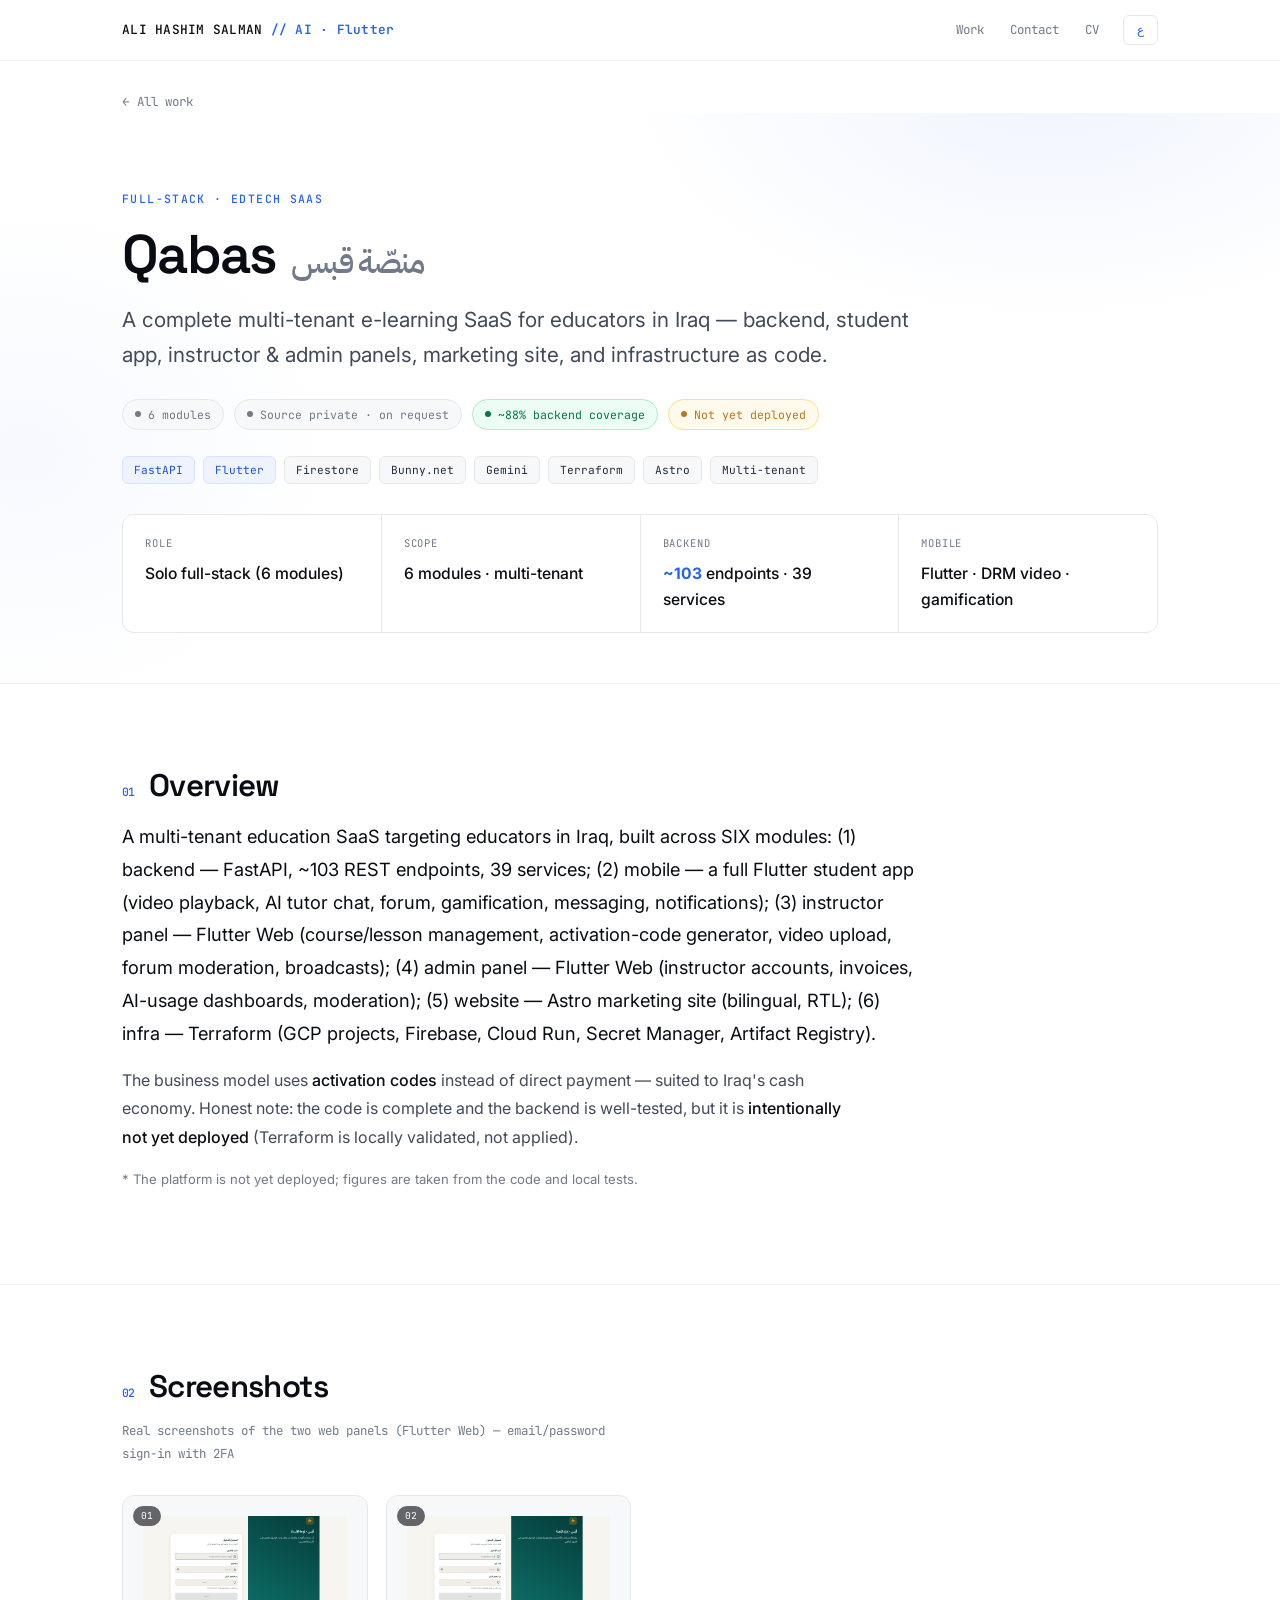
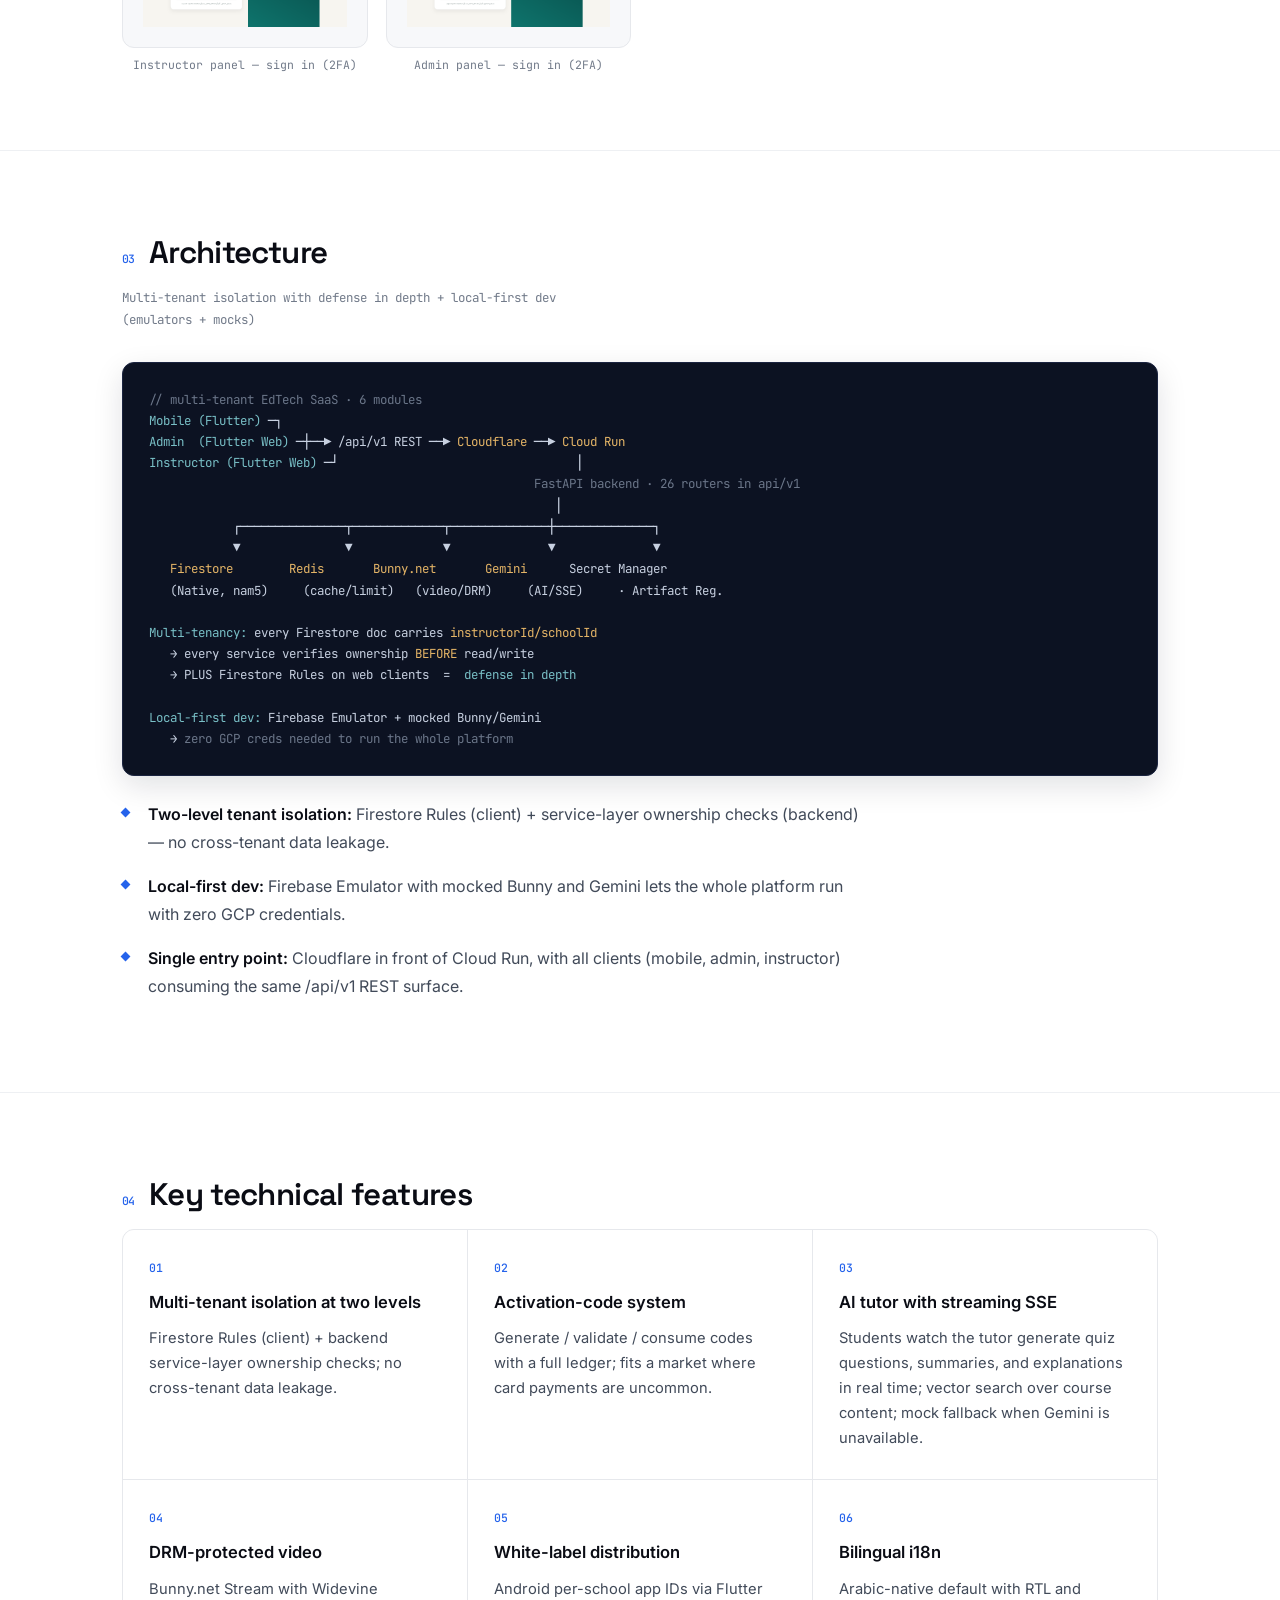
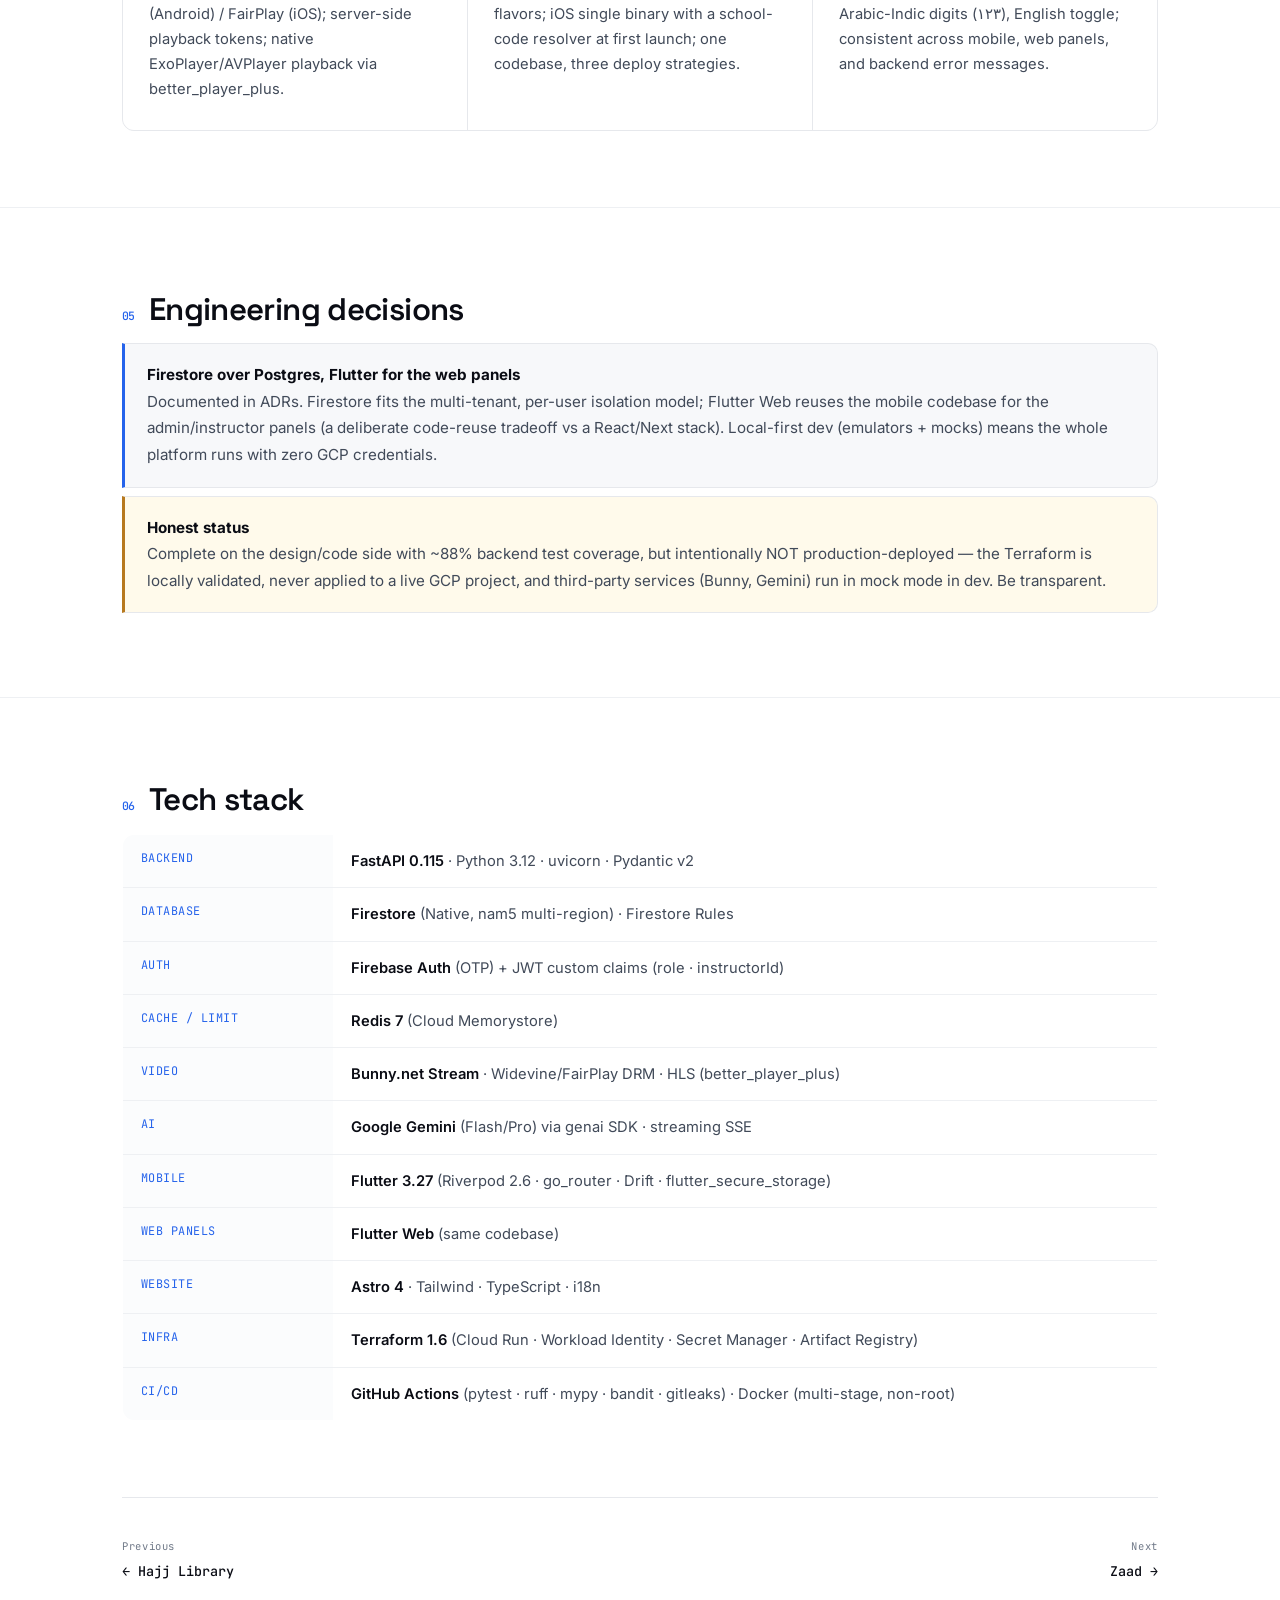
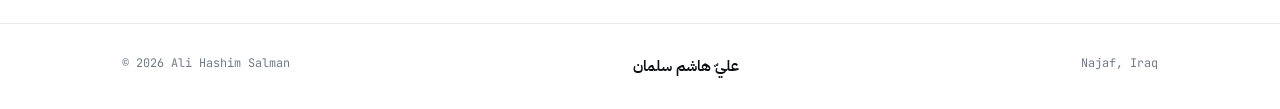
<file: projects/qabas.html>
<!DOCTYPE html>
<html lang="ar" dir="rtl" data-lang="ar">
<head>
<meta charset="UTF-8" />
<meta name="viewport" content="width=device-width, initial-scale=1.0" />
<title>منصّة قبس — Qabas · Ali Hashim Salman</title>
<meta name="description" content="منصّة تعليم إلكتروني SaaS متعدّدة المستأجرين للمعلّمين في العراق: backend بـ FastAPI، تطبيق طالب Flutter، لوحتا مدرّس ومشرف، موقع تعريفي، وبنية تحتية بـ Terraform. دراسة حالة تقنية." />
<link rel="preconnect" href="https://fonts.googleapis.com" />
<link rel="preconnect" href="https://fonts.gstatic.com" crossorigin />
<link href="https://fonts.googleapis.com/css2?family=Space+Grotesk:wght@400;500;600;700&family=Inter:wght@400;500;600&family=JetBrains+Mono:wght@400;500&family=IBM+Plex+Sans+Arabic:wght@400;500;600;700&family=Amiri:wght@400;700&display=swap" rel="stylesheet" />
<link rel="stylesheet" href="../assets/css/style.css" />
</head>
<body>

<nav>
  <div class="nav-inner">
    <a class="brand" href="../index.html">ALI HASHIM SALMAN <b>// AI · Flutter</b></a>
    <div class="nav-right">
      <div class="nav-links">
        <a href="../index.html#work"><span class="t-ar">الأعمال</span><span class="t-en">Work</span></a>
        <a href="../index.html#contact"><span class="t-ar">تواصل</span><span class="t-en">Contact</span></a>
        <a href="../Ali_Hashim_Salman_Resume.pdf" target="_blank" rel="noopener"><span class="t-ar">السيرة</span><span class="t-en">CV</span></a>
      </div>
      <button class="lang-toggle" id="langBtn" aria-label="Switch language">EN</button>
    </div>
  </div>
</nav>

<div class="wrap" style="padding-top:26px">
  <a class="backlink" href="../index.html#work">
    <span>←</span> <span class="t-ar">كل الأعمال</span><span class="t-en">All work</span>
  </a>
</div>

<!-- HERO -->
<header class="p-hero">
  <div class="hero-glow"></div>
  <div class="wrap hero">
    <span class="domain"><span class="t-ar">full-stack · SaaS تعليمي</span><span class="t-en">Full-Stack · EdTech SaaS</span></span>
    <h1><span class="t-en">Qabas<span class="accent">منصّة قبس</span></span><span class="t-ar">منصّة قبس</span></h1>
    <p class="tagline">
      <span class="t-ar">منصّة تعليم إلكتروني SaaS متكاملة متعدّدة المستأجرين للمعلّمين في العراق: backend، وتطبيق طالب، ولوحتا مدرّس ومشرف، وموقع تعريفي، وبنية تحتية مُعرَّفة بالكود.</span>
      <span class="t-en">A complete multi-tenant e-learning SaaS for educators in Iraq — backend, student app, instructor & admin panels, marketing site, and infrastructure as code.</span>
    </p>
    <div class="badge-row">
      <span class="badge neutral"><span class="t-ar">6 وحدات</span><span class="t-en">6 modules</span></span>
      <span class="badge neutral"><span class="t-ar">الكود خاص · للمراجعة عند الطلب</span><span class="t-en">Source private · on request</span></span>
      <span class="badge live"><span class="t-ar">~88% تغطية backend</span><span class="t-en">~88% backend coverage</span></span>
      <span class="badge dev"><span class="t-ar">غير منشور بعد</span><span class="t-en">Not yet deployed</span></span>
    </div>
    <div class="tags">
      <span class="tag gold">FastAPI</span><span class="tag gold">Flutter</span><span class="tag">Firestore</span><span class="tag">Bunny.net</span><span class="tag">Gemini</span><span class="tag">Terraform</span><span class="tag">Astro</span><span class="tag">Multi-tenant</span>
    </div>

    <div class="factbar" style="margin-top:30px">
      <div class="fact"><div class="k"><span class="t-ar">الدور</span><span class="t-en">Role</span></div><div class="v"><span class="t-ar">مطوّر منفرد (6 وحدات)</span><span class="t-en">Solo full-stack (6 modules)</span></div></div>
      <div class="fact"><div class="k"><span class="t-ar">النطاق</span><span class="t-en">Scope</span></div><div class="v"><span class="t-ar">6 وحدات · multi-tenant</span><span class="t-en">6 modules · multi-tenant</span></div></div>
      <div class="fact"><div class="k">Backend</div><div class="v"><b>~103</b> <span class="t-ar">endpoint · 39 خدمة</span><span class="t-en">endpoints · 39 services</span></div></div>
      <div class="fact"><div class="k">Mobile</div><div class="v"><span class="t-ar">Flutter · DRM video · تلعيب</span><span class="t-en">Flutter · DRM video · gamification</span></div></div>
    </div>
  </div>
</header>

<!-- OVERVIEW -->
<section class="psec">
  <div class="wrap">
    <h2><span class="num">01</span><span class="t-ar">نظرة عامة</span><span class="t-en">Overview</span></h2>
    <p class="lead-p">
      <span class="t-ar">قبس منصّة تعليم SaaS متعدّدة المستأجرين تستهدف المعلّمين في العراق، تتوزّع على ستّ وحدات: (1) backend — FastAPI بـ ~103 endpoint REST و39 خدمة؛ (2) تطبيق موبايل — تطبيق طالب كامل بـ Flutter (تشغيل فيديو، محادثة مدرّس ذكي، منتدى، تلعيب، رسائل، إشعارات)؛ (3) لوحة المدرّس — Flutter Web (إدارة الدورات والدروس، مولّد أكواد التفعيل، رفع الفيديو، إدارة المنتدى، البثّ)؛ (4) لوحة المشرف — Flutter Web (حسابات المدرّسين، الفواتير، لوحات استهلاك الذكاء الاصطناعي، الإشراف)؛ (5) الموقع — موقع تعريفي بـ Astro (ثنائي اللغة، RTL)؛ (6) البنية التحتية — Terraform (مشاريع GCP، Firebase، Cloud Run، Secret Manager، Artifact Registry).</span>
      <span class="t-en">A multi-tenant education SaaS targeting educators in Iraq, built across SIX modules: (1) backend — FastAPI, ~103 REST endpoints, 39 services; (2) mobile — a full Flutter student app (video playback, AI tutor chat, forum, gamification, messaging, notifications); (3) instructor panel — Flutter Web (course/lesson management, activation-code generator, video upload, forum moderation, broadcasts); (4) admin panel — Flutter Web (instructor accounts, invoices, AI-usage dashboards, moderation); (5) website — Astro marketing site (bilingual, RTL); (6) infra — Terraform (GCP projects, Firebase, Cloud Run, Secret Manager, Artifact Registry).</span>
    </p>
    <p>
      <span class="t-ar">يعتمد نموذج العمل على <span class="em">أكواد التفعيل</span> بدل الدفع المباشر؛ بما يناسب اقتصاد العراق النقدي. وللإنصاف: الكود مكتمل والـ backend مُختبَر جيّداً، لكنّه <span class="em">غير منشور بعد عن قصد</span> (الـ Terraform مُتحقَّق منه محليّاً ولم يُطبَّق على مشروع GCP حيّ).</span>
      <span class="t-en">The business model uses <span class="em">activation codes</span> instead of direct payment — suited to Iraq's cash economy. Honest note: the code is complete and the backend is well-tested, but it is <span class="em">intentionally not yet deployed</span> (Terraform is locally validated, not applied).</span>
    </p>
    <p style="font-size:.82rem;color:var(--muted);margin-top:6px">
      <span class="t-ar">* المنصّة غير منشورة بعد؛ الأرقام مأخوذة من الكود والاختبارات المحليّة.</span>
      <span class="t-en">* The platform is not yet deployed; figures are taken from the code and local tests.</span>
    </p>
  </div>
</section>

<!-- SCREENSHOTS -->
<section class="psec">
  <div class="wrap">
    <h2><span class="num">02</span><span class="t-ar">لقطات</span><span class="t-en">Screenshots</span></h2>
    <p class="sub"><span class="t-ar">لقطات حقيقية للوحتَي الويب (Flutter Web): تسجيل دخول بالبريد وكلمة المرور مع تحقّق ثنائي (2FA)</span><span class="t-en">Real screenshots of the two web panels (Flutter Web) — email/password sign-in with 2FA</span></p>
    <div class="gallery">
      <figure class="gshot">
        <div class="shot wide"><span class="ph-tag">01</span><img src="../assets/img/qabas/instr-01.png" alt="Qabas — instructor panel sign in" loading="lazy" /></div>
        <figcaption><span class="t-ar">لوحة الأستاذ — تسجيل الدخول (2FA)</span><span class="t-en">Instructor panel — sign in (2FA)</span></figcaption>
      </figure>
      <figure class="gshot">
        <div class="shot wide"><span class="ph-tag">02</span><img src="../assets/img/qabas/admin-01.png" alt="Qabas — admin panel sign in" loading="lazy" /></div>
        <figcaption><span class="t-ar">لوحة الإدارة — تسجيل الدخول (2FA)</span><span class="t-en">Admin panel — sign in (2FA)</span></figcaption>
      </figure>
    </div>
  </div>
</section>

<!-- ARCHITECTURE -->
<section class="psec">
  <div class="wrap">
    <h2><span class="num">03</span><span class="t-ar">المعمارية</span><span class="t-en">Architecture</span></h2>
    <p class="sub"><span class="t-ar">عزل بين المستأجرين بدفاع متعدّد الطبقات، وتطوير يبدأ محليّاً (emulators + mocks)</span><span class="t-en">Multi-tenant isolation with defense in depth + local-first dev (emulators + mocks)</span></p>
    <div class="diagram">
<pre><span class="dim">// multi-tenant EdTech SaaS · 6 modules</span>
<span class="lp">Mobile (Flutter)</span> ─┐
<span class="lp">Admin  (Flutter Web)</span> ─┼──▶ /api/v1 REST ──▶ <span class="hl">Cloudflare</span> ──▶ <span class="hl">Cloud Run</span>
<span class="lp">Instructor (Flutter Web)</span> ─┘                                  │
                                                       <span class="dim">FastAPI backend · 26 routers in api/v1</span>
                                                          │
            ┌───────────────┬─────────────┬──────────────┼──────────────┐
            ▼               ▼             ▼              ▼              ▼
   <span class="hl">Firestore</span>        <span class="hl">Redis</span>       <span class="hl">Bunny.net</span>       <span class="hl">Gemini</span>      Secret Manager
   (Native, nam5)     (cache/limit)   (video/DRM)     (AI/SSE)     · Artifact Reg.

<span class="lp">Multi-tenancy:</span> every Firestore doc carries <span class="hl">instructorId/schoolId</span>
   → every service verifies ownership <span class="hl">BEFORE</span> read/write
   → PLUS Firestore Rules on web clients  =  <span class="lp">defense in depth</span>

<span class="lp">Local-first dev:</span> Firebase Emulator + mocked Bunny/Gemini
   → <span class="dim">zero GCP creds needed to run the whole platform</span></pre>
    </div>
    <ul class="bullets" style="margin-top:24px">
      <li><span class="t-ar"><b>عزل المستأجرين على مستويين:</b> قواعد Firestore (على العميل) + فحوصات ملكيّة في طبقة الخدمات (على الـ backend) — لا تسرّب لبيانات بين المستأجرين.</span><span class="t-en"><b>Two-level tenant isolation:</b> Firestore Rules (client) + service-layer ownership checks (backend) — no cross-tenant data leakage.</span></li>
      <li><span class="t-ar"><b>تطوير محليّ أوّلاً:</b> محاكي Firebase مع mocks لـ Bunny وGemini يجعل المنصّة كاملةً تعمل بلا أي بيانات اعتماد GCP.</span><span class="t-en"><b>Local-first dev:</b> Firebase Emulator with mocked Bunny and Gemini lets the whole platform run with zero GCP credentials.</span></li>
      <li><span class="t-ar"><b>نقطة دخول واحدة:</b> Cloudflare أمام Cloud Run، وكلّ العملاء (الموبايل والمشرف والمدرّس) يستهلكون واجهة /api/v1 REST نفسها.</span><span class="t-en"><b>Single entry point:</b> Cloudflare in front of Cloud Run, with all clients (mobile, admin, instructor) consuming the same /api/v1 REST surface.</span></li>
    </ul>
  </div>
</section>

<!-- KEY FEATURES -->
<section class="psec">
  <div class="wrap">
    <h2><span class="num">04</span><span class="t-ar">أبرز الميزات التقنية</span><span class="t-en">Key technical features</span></h2>
    <div class="feat-grid">
      <div class="feat">
        <div class="fi">01</div>
        <h4><span class="t-ar">عزل متعدّد المستأجرين على مستويين</span><span class="t-en">Multi-tenant isolation at two levels</span></h4>
        <p><span class="t-ar">قواعد Firestore (على العميل) + فحوصات ملكيّة في طبقة الخدمات بالـ backend؛ لا تسرّب لبيانات بين المستأجرين.</span><span class="t-en">Firestore Rules (client) + backend service-layer ownership checks; no cross-tenant data leakage.</span></p>
      </div>
      <div class="feat">
        <div class="fi">02</div>
        <h4><span class="t-ar">نظام أكواد التفعيل</span><span class="t-en">Activation-code system</span></h4>
        <p><span class="t-ar">توليد / تحقّق / استهلاك الأكواد مع سجلّ كامل (ledger)؛ يناسب سوقاً نادر فيه الدفع بالبطاقات.</span><span class="t-en">Generate / validate / consume codes with a full ledger; fits a market where card payments are uncommon.</span></p>
      </div>
      <div class="feat">
        <div class="fi">03</div>
        <h4><span class="t-ar">مدرّس ذكي ببثّ SSE</span><span class="t-en">AI tutor with streaming SSE</span></h4>
        <p><span class="t-ar">يشاهد الطلاب المدرّس وهو يولّد أسئلة الاختبارات والملخّصات والشروح في الوقت الحقيقي، مع بحث متّجهي في محتوى الدورة، وتراجُع إلى mock عند تعذّر Gemini.</span><span class="t-en">Students watch the tutor generate quiz questions, summaries, and explanations in real time; vector search over course content; mock fallback when Gemini is unavailable.</span></p>
      </div>
      <div class="feat">
        <div class="fi">04</div>
        <h4><span class="t-ar">فيديو محمي بـ DRM</span><span class="t-en">DRM-protected video</span></h4>
        <p><span class="t-ar">Bunny.net Stream مع Widevine (أندرويد) / FairPlay (iOS)، ورموز تشغيل من الخادم، وتشغيل أصلي عبر ExoPlayer/AVPlayer بواسطة better_player_plus.</span><span class="t-en">Bunny.net Stream with Widevine (Android) / FairPlay (iOS); server-side playback tokens; native ExoPlayer/AVPlayer playback via better_player_plus.</span></p>
      </div>
      <div class="feat">
        <div class="fi">05</div>
        <h4><span class="t-ar">توزيع white-label</span><span class="t-en">White-label distribution</span></h4>
        <p><span class="t-ar">معرّف تطبيق أندرويد خاصّ بكلّ مدرسة عبر Flutter flavors، ونسخة iOS واحدة تحدّد كود المدرسة عند أوّل تشغيل؛ قاعدة كود واحدة بثلاث استراتيجيات نشر.</span><span class="t-en">Android per-school app IDs via Flutter flavors; iOS single binary with a school-code resolver at first launch; one codebase, three deploy strategies.</span></p>
      </div>
      <div class="feat">
        <div class="fi">06</div>
        <h4><span class="t-ar">تعريب i18n ثنائي اللغة</span><span class="t-en">Bilingual i18n</span></h4>
        <p><span class="t-ar">العربية هي اللغة الافتراضية مع RTL وأرقام عربية-هندية (١٢٣)، مع إمكان التبديل إلى الإنجليزية، باتّساق بين الموبايل ولوحات الويب ورسائل أخطاء الـ backend.</span><span class="t-en">Arabic-native default with RTL and Arabic-Indic digits (١٢٣), English toggle; consistent across mobile, web panels, and backend error messages.</span></p>
      </div>
    </div>
  </div>
</section>

<!-- DEEP DIVE -->
<section class="psec">
  <div class="wrap">
    <h2><span class="num">05</span><span class="t-ar">قرارات هندسية</span><span class="t-en">Engineering decisions</span></h2>
    <div class="callout">
      <b><span class="t-ar">Firestore بدل Postgres، وFlutter للوحات الويب</span><span class="t-en">Firestore over Postgres, Flutter for the web panels</span></b><br/>
      <span class="t-ar">موثّق في الـ ADRs. يناسب Firestore نموذج العزل بين المستأجرين القائم على المستخدم، ويعيد Flutter Web استخدام قاعدة كود الموبايل في لوحتَي المشرف والمدرّس (مفاضلة متعمّدة تؤثر إعادة استخدام الكود على بنية React/Next). والبدء بالتطوير محليّاً (emulators + mocks) يعني أنّ المنصّة كلّها تعمل بلا أي بيانات اعتماد GCP.</span>
      <span class="t-en">Documented in ADRs. Firestore fits the multi-tenant, per-user isolation model; Flutter Web reuses the mobile codebase for the admin/instructor panels (a deliberate code-reuse tradeoff vs a React/Next stack). Local-first dev (emulators + mocks) means the whole platform runs with zero GCP credentials.</span>
    </div>
    <div class="callout note">
      <b><span class="t-ar">الوضع بصراحة</span><span class="t-en">Honest status</span></b><br/>
      <span class="t-ar">مكتمل تصميماً وكوداً مع تغطية اختبار للـ backend نحو ~88%، لكنّه <span class="em">غير منشور للإنتاج عن قصد</span>: الـ Terraform مُتحقَّق منه محليّاً ولم يُطبَّق قطّ على مشروع GCP حيّ، والخدمات الخارجية (Bunny، Gemini) تعمل بوضع mock أثناء التطوير. حرصاً على الشفافية.</span>
      <span class="t-en">Complete on the design/code side with ~88% backend test coverage, but intentionally <span class="em">NOT production-deployed</span> — the Terraform is locally validated, never applied to a live GCP project, and third-party services (Bunny, Gemini) run in mock mode in dev. Be transparent.</span>
    </div>
  </div>
</section>

<!-- STACK -->
<section class="psec">
  <div class="wrap">
    <h2><span class="num">06</span><span class="t-ar">التقنيات</span><span class="t-en">Tech stack</span></h2>
    <table class="stack-table">
      <tr><td>Backend</td><td><b>FastAPI 0.115</b> · Python 3.12 · uvicorn · Pydantic v2</td></tr>
      <tr><td><span class="t-ar">قاعدة البيانات</span><span class="t-en">Database</span></td><td><b>Firestore</b> <span class="t-ar">(Native, nam5 متعدّد المناطق)</span><span class="t-en">(Native, nam5 multi-region)</span> · Firestore Rules</td></tr>
      <tr><td><span class="t-ar">المصادقة</span><span class="t-en">Auth</span></td><td><b>Firebase Auth</b> (OTP) + JWT <span class="t-ar">custom claims (role · instructorId)</span><span class="t-en">custom claims (role · instructorId)</span></td></tr>
      <tr><td><span class="t-ar">التخزين المؤقّت/الحدّ</span><span class="t-en">Cache / Limit</span></td><td><b>Redis 7</b> (Cloud Memorystore)</td></tr>
      <tr><td><span class="t-ar">الفيديو</span><span class="t-en">Video</span></td><td><b>Bunny.net Stream</b> · Widevine/FairPlay DRM · HLS (better_player_plus)</td></tr>
      <tr><td><span class="t-ar">الذكاء الاصطناعي</span><span class="t-en">AI</span></td><td><b>Google Gemini</b> (Flash/Pro) <span class="t-ar">عبر genai SDK · بثّ SSE</span><span class="t-en">via genai SDK · streaming SSE</span></td></tr>
      <tr><td>Mobile</td><td><b>Flutter 3.27</b> (Riverpod 2.6 · go_router · Drift · flutter_secure_storage)</td></tr>
      <tr><td><span class="t-ar">لوحات الويب</span><span class="t-en">Web panels</span></td><td><b>Flutter Web</b> <span class="t-ar">(نفس قاعدة الكود)</span><span class="t-en">(same codebase)</span></td></tr>
      <tr><td><span class="t-ar">الموقع</span><span class="t-en">Website</span></td><td><b>Astro 4</b> · Tailwind · TypeScript · i18n</td></tr>
      <tr><td><span class="t-ar">البنية التحتية</span><span class="t-en">Infra</span></td><td><b>Terraform 1.6</b> (Cloud Run · Workload Identity · Secret Manager · Artifact Registry)</td></tr>
      <tr><td>CI/CD</td><td><b>GitHub Actions</b> (pytest · ruff · mypy · bandit · gitleaks) · Docker <span class="t-ar">(متعدّد المراحل، non-root)</span><span class="t-en">(multi-stage, non-root)</span></td></tr>
    </table>
  </div>
</section>

<!-- PROJECT NAV -->
<div class="wrap">
  <div class="proj-nav">
    <a href="hajj-library.html">
      <span class="lbl"><span class="t-ar">السابق</span><span class="t-en">Previous</span></span>
      <span class="t-ar">← مكتبة الحج</span><span class="t-en">← Hajj Library</span>
    </a>
    <a href="zaad.html" style="text-align:end">
      <span class="lbl"><span class="t-ar">التالي</span><span class="t-en">Next</span></span>
      <span class="t-ar">زاد →</span><span class="t-en">Zaad →</span>
    </a>
  </div>
</div>

<footer>
  <div class="foot-inner">
    <span>© <span id="yr"></span> <span class="t-ar">علي هاشم سلمان</span><span class="t-en">Ali Hashim Salman</span></span>
    <span class="sig">عليّ هاشم سلمان</span>
    <span><span class="t-ar">النجف، العراق</span><span class="t-en">Najaf, Iraq</span></span>
  </div>
</footer>

<script src="../assets/js/main.js"></script>
</body>
</html>
</file>
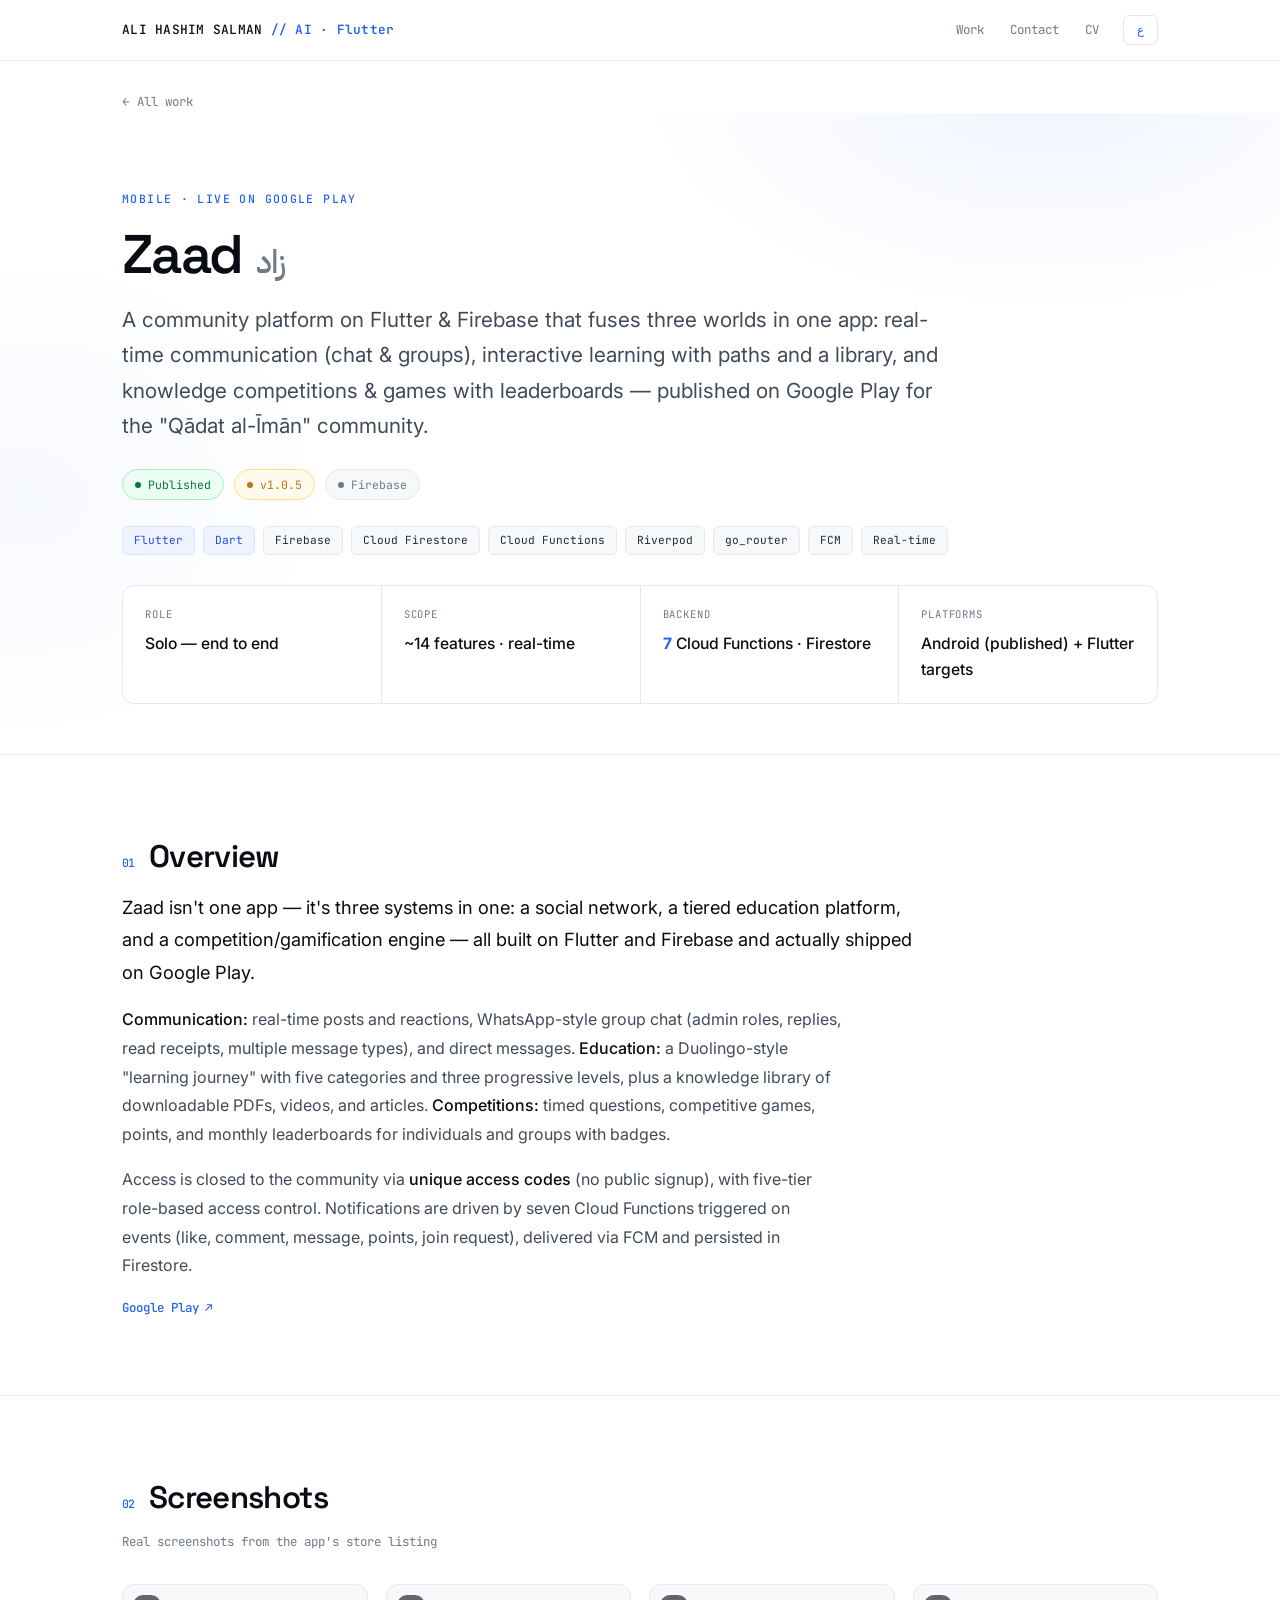
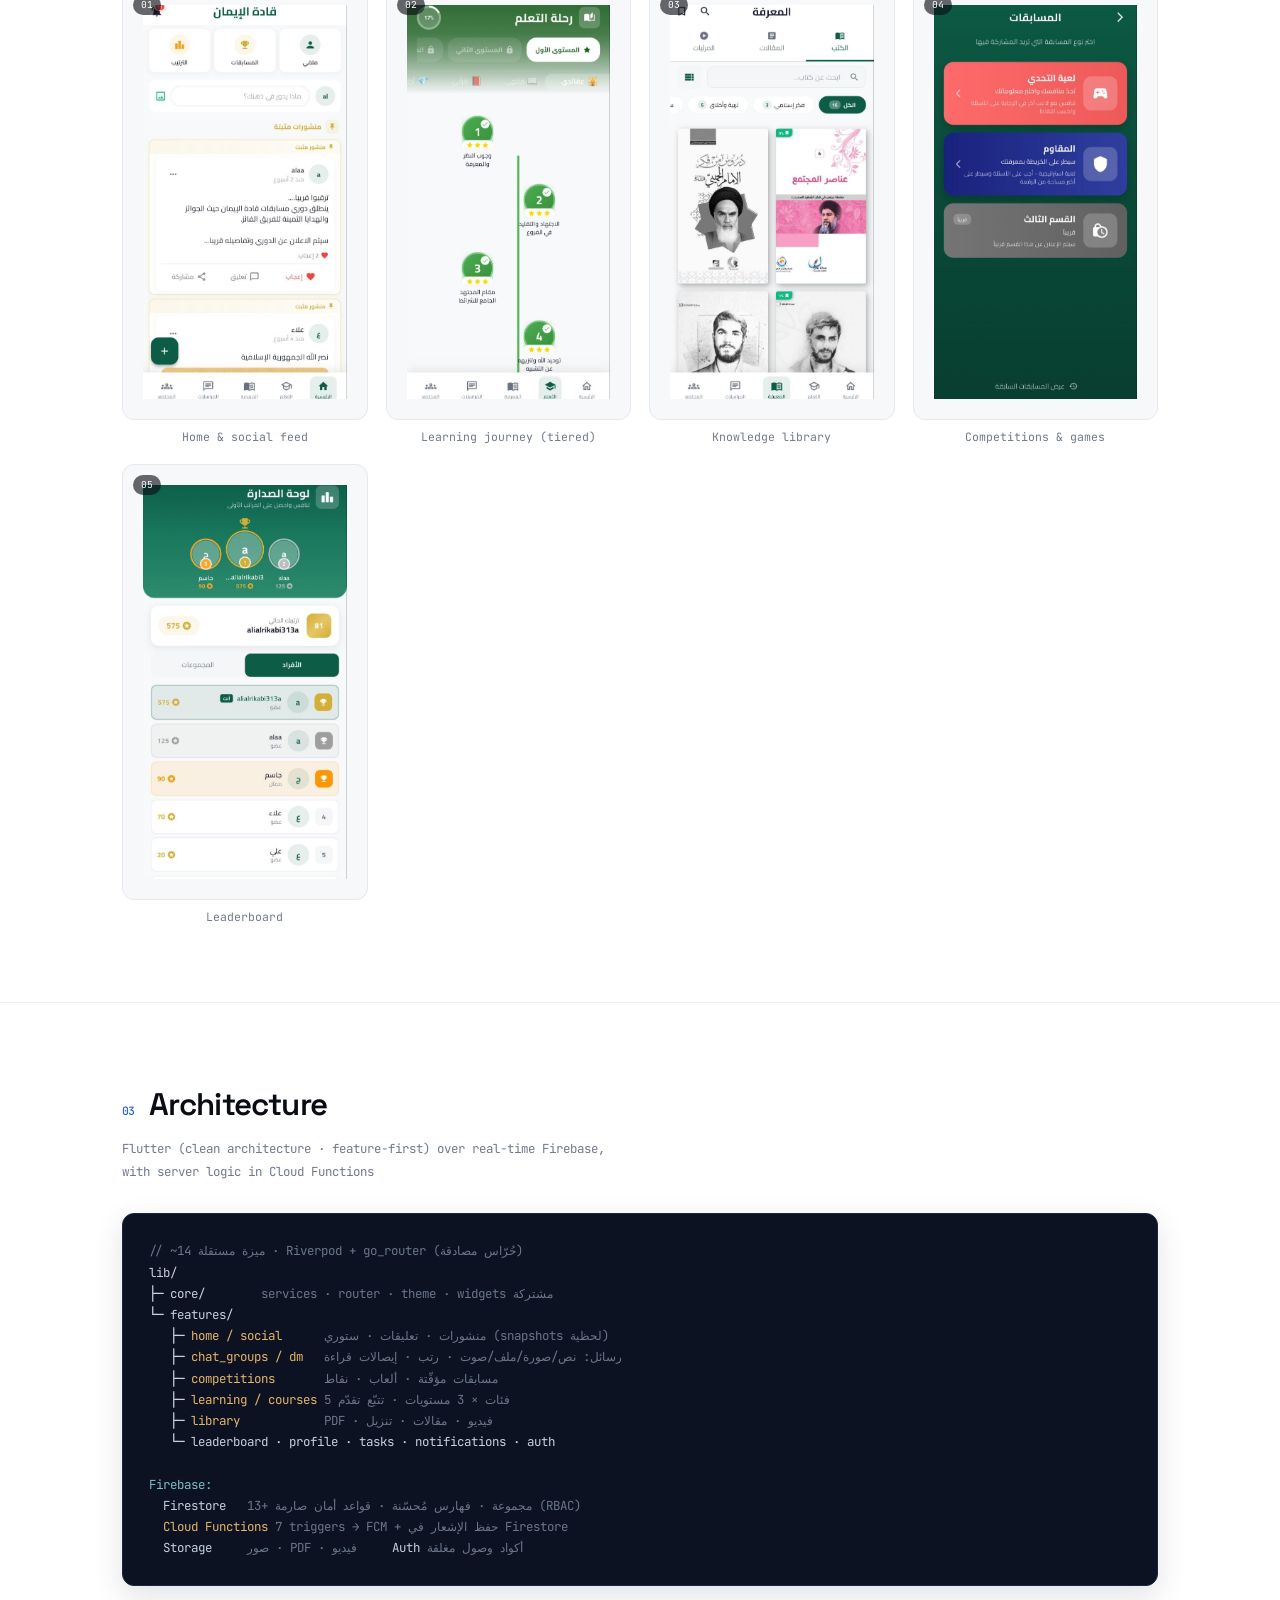
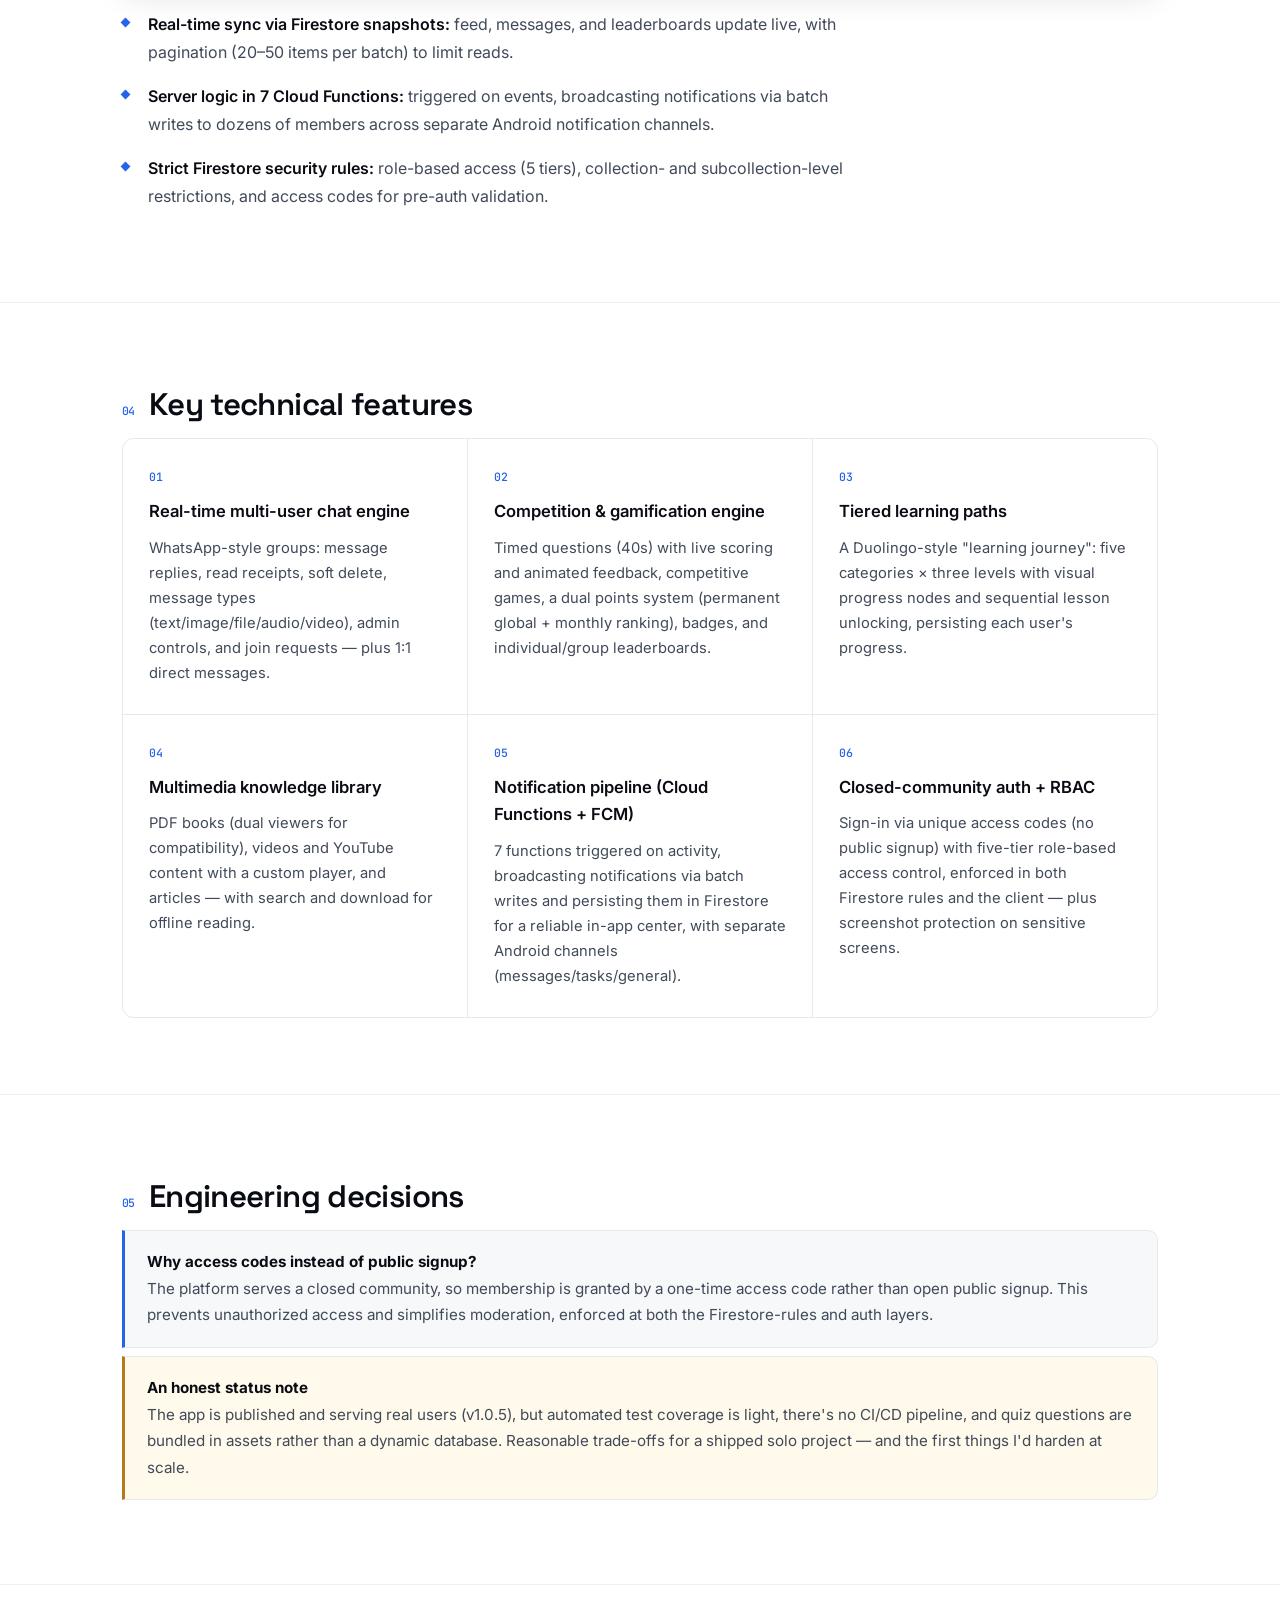
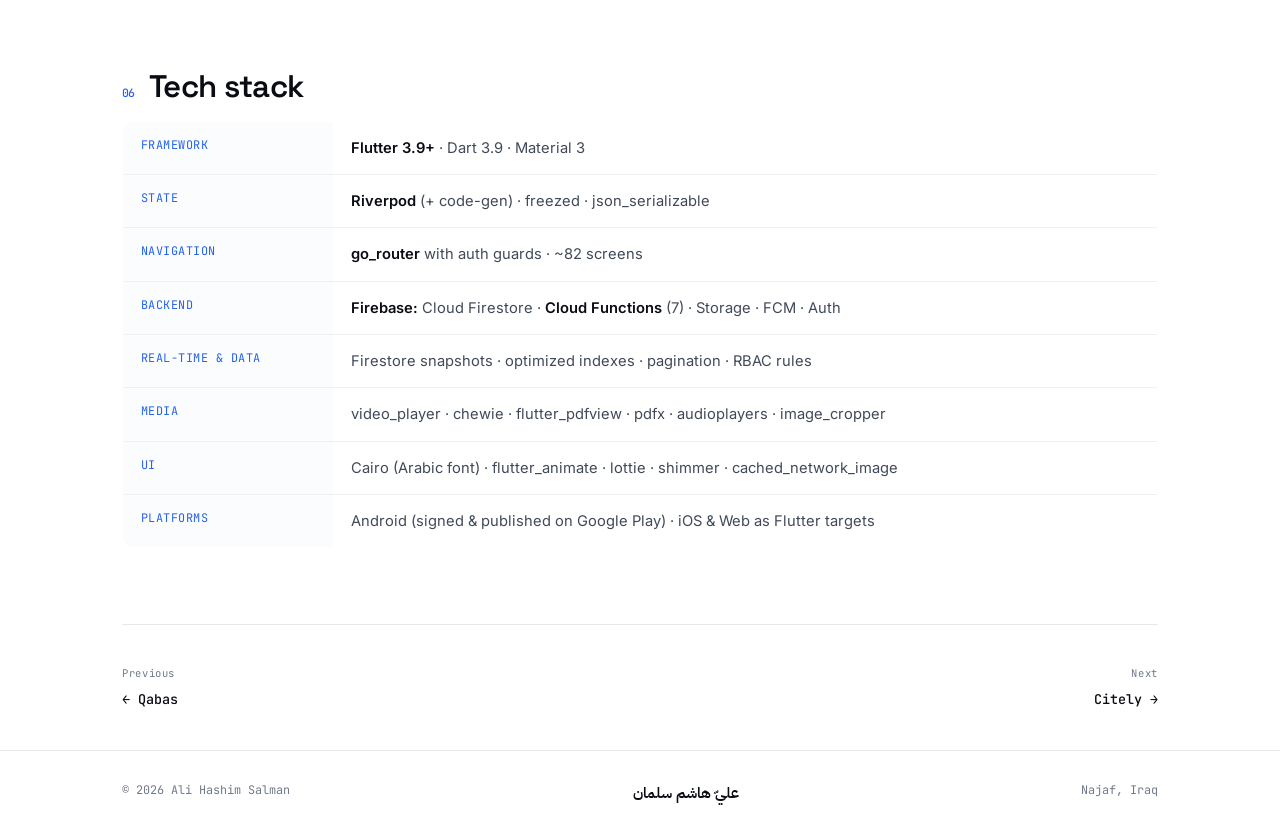
<file: projects/zaad.html>
<!DOCTYPE html>
<html lang="ar" dir="rtl" data-lang="ar">
<head>
<meta charset="UTF-8" />
<meta name="viewport" content="width=device-width, initial-scale=1.0" />
<title>زاد — Zaad · Ali Hashim Salman</title>
<meta name="description" content="تطبيق Flutter + Firebase منشور على Google Play: منصّة تجمع التواصل اللحظي والتعليم التفاعلي والمسابقات. ‎147 ملف Dart · 7 Cloud Functions. دراسة حالة تقنية." />
<link rel="preconnect" href="https://fonts.googleapis.com" />
<link rel="preconnect" href="https://fonts.gstatic.com" crossorigin />
<link href="https://fonts.googleapis.com/css2?family=Space+Grotesk:wght@400;500;600;700&family=Inter:wght@400;500;600&family=JetBrains+Mono:wght@400;500&family=IBM+Plex+Sans+Arabic:wght@400;500;600;700&family=Amiri:wght@400;700&display=swap" rel="stylesheet" />
<link rel="stylesheet" href="../assets/css/style.css" />
</head>
<body>

<nav>
  <div class="nav-inner">
    <a class="brand" href="../index.html">ALI HASHIM SALMAN <b>// AI · Flutter</b></a>
    <div class="nav-right">
      <div class="nav-links">
        <a href="../index.html#work"><span class="t-ar">الأعمال</span><span class="t-en">Work</span></a>
        <a href="../index.html#contact"><span class="t-ar">تواصل</span><span class="t-en">Contact</span></a>
        <a href="../Ali_Hashim_Salman_Resume.pdf" target="_blank" rel="noopener"><span class="t-ar">السيرة</span><span class="t-en">CV</span></a>
      </div>
      <button class="lang-toggle" id="langBtn" aria-label="Switch language">EN</button>
    </div>
  </div>
</nav>

<div class="wrap" style="padding-top:26px">
  <a class="backlink" href="../index.html#work">
    <span>←</span> <span class="t-ar">كل الأعمال</span><span class="t-en">All work</span>
  </a>
</div>

<!-- HERO -->
<header class="p-hero">
  <div class="hero-glow"></div>
  <div class="wrap hero">
    <span class="domain"><span class="t-ar">موبايل · منشور على Google Play</span><span class="t-en">Mobile · Live on Google Play</span></span>
    <h1><span class="t-en">Zaad<span class="accent">زاد</span></span><span class="t-ar">زاد</span></h1>
    <p class="tagline">
      <span class="t-ar">منصّة مجتمعية على Flutter وFirebase تجمع ثلاثة عوالم في تطبيق واحد: <span class="em">تواصل لحظي</span> (محادثات ومجموعات)، <span class="em">تعليم تفاعلي</span> بمسارات وكتب، و<span class="em">مسابقات وألعاب معرفية</span> بلوحات صدارة — منشورة على Google Play لمجتمع «قادة الإيمان».</span>
      <span class="t-en">A community platform on Flutter &amp; Firebase that fuses three worlds in one app: <span class="em">real-time communication</span> (chat &amp; groups), <span class="em">interactive learning</span> with paths and a library, and <span class="em">knowledge competitions &amp; games</span> with leaderboards — published on Google Play for the "Qādat al-Īmān" community.</span>
    </p>
    <div class="badge-row">
      <span class="badge live"><span class="t-ar">منشور</span><span class="t-en">Published</span></span>
      <span class="badge dev">v1.0.5</span>
      <span class="badge neutral">Firebase</span>
    </div>
    <div class="tags">
      <span class="tag gold">Flutter</span><span class="tag gold">Dart</span><span class="tag">Firebase</span><span class="tag">Cloud Firestore</span><span class="tag">Cloud Functions</span><span class="tag">Riverpod</span><span class="tag">go_router</span><span class="tag">FCM</span><span class="tag">Real-time</span>
    </div>

    <div class="factbar" style="margin-top:30px">
      <div class="fact"><div class="k"><span class="t-ar">الدور</span><span class="t-en">Role</span></div><div class="v"><span class="t-ar">مطوّر منفرد — كامل</span><span class="t-en">Solo — end to end</span></div></div>
      <div class="fact"><div class="k"><span class="t-ar">النطاق</span><span class="t-en">Scope</span></div><div class="v"><span class="t-ar">~14 ميزة · لحظي</span><span class="t-en">~14 features · real-time</span></div></div>
      <div class="fact"><div class="k"><span class="t-ar">الخادم</span><span class="t-en">Backend</span></div><div class="v"><b>7</b> <span class="t-ar">Cloud Functions · Firestore</span><span class="t-en">Cloud Functions · Firestore</span></div></div>
      <div class="fact"><div class="k"><span class="t-ar">المنصّات</span><span class="t-en">Platforms</span></div><div class="v"><span class="t-ar">أندرويد (منشور) + أهداف Flutter</span><span class="t-en">Android (published) + Flutter targets</span></div></div>
    </div>
  </div>
</header>

<!-- OVERVIEW -->
<section class="psec">
  <div class="wrap">
    <h2><span class="num">01</span><span class="t-ar">نظرة عامة</span><span class="t-en">Overview</span></h2>
    <p class="lead-p">
      <span class="t-ar">زاد ليس تطبيقاً واحداً، بل ثلاثة أنظمة في واحد: شبكة تواصل اجتماعي، ومنصّة تعليمية متدرّجة، ومحرّك مسابقات وتلعيب — كلّها مبنيّة على Flutter وFirebase ومنشورة فعلاً على Google Play.</span>
      <span class="t-en">Zaad isn't one app — it's three systems in one: a social network, a tiered education platform, and a competition/gamification engine — all built on Flutter and Firebase and actually shipped on Google Play.</span>
    </p>
    <p>
      <span class="t-ar"><span class="em">التواصل:</span> منشورات وتفاعلات لحظية، محادثات مجموعات بأسلوب واتساب (رتب إدارية، ردود، إيصالات قراءة، أنواع رسائل متعددة)، ورسائل مباشرة. <span class="em">التعليم:</span> «رحلة تعلّم» بأسلوب Duolingo بخمس فئات وثلاثة مستويات متدرّجة، ومكتبة معرفة فيها كتب PDF ومرئيات ومقالات قابلة للتنزيل. <span class="em">المسابقات:</span> أسئلة مؤقّتة، ألعاب تنافسية، نقاط تُجمَع، ولوحات صدارة شهرية للأفراد والمجموعات مع أوسمة.</span>
      <span class="t-en"><span class="em">Communication:</span> real-time posts and reactions, WhatsApp-style group chat (admin roles, replies, read receipts, multiple message types), and direct messages. <span class="em">Education:</span> a Duolingo-style "learning journey" with five categories and three progressive levels, plus a knowledge library of downloadable PDFs, videos, and articles. <span class="em">Competitions:</span> timed questions, competitive games, points, and monthly leaderboards for individuals and groups with badges.</span>
    </p>
    <p>
      <span class="t-ar">الدخول مغلق على المجتمع عبر <span class="em">أكواد وصول فريدة</span> (لا تسجيل عامّ)، مع تحكّم بالأدوار على خمسة مستويات. وتُدار الإشعارات عبر سبع Cloud Functions تعمل عند وقوع الأحداث (إعجاب، تعليق، رسالة، نقاط، طلب انضمام)، فتُرسلها عبر FCM وتحفظها في Firestore.</span>
      <span class="t-en">Access is closed to the community via <span class="em">unique access codes</span> (no public signup), with five-tier role-based access control. Notifications are driven by seven Cloud Functions triggered on events (like, comment, message, points, join request), delivered via FCM and persisted in Firestore.</span>
    </p>
    <div class="p-links" style="margin-top:18px">
      <a href="https://play.google.com/store/apps/details?id=com.alialrikabi313.qadaiman" target="_blank" rel="noopener"><span class="t-ar">Google Play</span><span class="t-en">Google Play</span> <span class="arr">↗</span></a>
    </div>
  </div>
</section>

<!-- SCREENSHOTS -->
<section class="psec">
  <div class="wrap">
    <h2><span class="num">02</span><span class="t-ar">لقطات</span><span class="t-en">Screenshots</span></h2>
    <p class="sub"><span class="t-ar">لقطات حقيقية من التطبيق على المتجر</span><span class="t-en">Real screenshots from the app's store listing</span></p>
    <div class="gallery">
      <figure class="gshot">
        <div class="shot"><span class="ph-tag">01</span><img src="../assets/img/zaad/01-home.png" alt="Zaad — home / social feed" loading="lazy" /></div>
        <figcaption><span class="t-ar">الرئيسية والتواصل</span><span class="t-en">Home &amp; social feed</span></figcaption>
      </figure>
      <figure class="gshot">
        <div class="shot"><span class="ph-tag">02</span><img src="../assets/img/zaad/02-learning.png" alt="Zaad — learning journey" loading="lazy" /></div>
        <figcaption><span class="t-ar">رحلة التعلّم (متدرّجة)</span><span class="t-en">Learning journey (tiered)</span></figcaption>
      </figure>
      <figure class="gshot">
        <div class="shot"><span class="ph-tag">03</span><img src="../assets/img/zaad/03-library.png" alt="Zaad — knowledge library" loading="lazy" /></div>
        <figcaption><span class="t-ar">مكتبة المعرفة</span><span class="t-en">Knowledge library</span></figcaption>
      </figure>
      <figure class="gshot">
        <div class="shot"><span class="ph-tag">04</span><img src="../assets/img/zaad/04-competitions.png" alt="Zaad — competitions" loading="lazy" /></div>
        <figcaption><span class="t-ar">المسابقات والألعاب</span><span class="t-en">Competitions &amp; games</span></figcaption>
      </figure>
      <figure class="gshot">
        <div class="shot"><span class="ph-tag">05</span><img src="../assets/img/zaad/05-leaderboard.png" alt="Zaad — leaderboard" loading="lazy" /></div>
        <figcaption><span class="t-ar">لوحة الصدارة</span><span class="t-en">Leaderboard</span></figcaption>
      </figure>
    </div>
  </div>
</section>

<!-- ARCHITECTURE -->
<section class="psec">
  <div class="wrap">
    <h2><span class="num">03</span><span class="t-ar">المعمارية</span><span class="t-en">Architecture</span></h2>
    <p class="sub"><span class="t-ar">Flutter (Clean Architecture · feature-first) فوق Firebase لحظي، مع منطق خادمي في Cloud Functions</span><span class="t-en">Flutter (clean architecture · feature-first) over real-time Firebase, with server logic in Cloud Functions</span></p>
    <div class="diagram">
<pre><span class="dim">// ~14 ميزة مستقلة · Riverpod + go_router (حُرّاس مصادقة)</span>
lib/
├─ core/        <span class="dim">services · router · theme · widgets مشتركة</span>
└─ features/
   ├─ <span class="hl">home / social</span>      <span class="dim">منشورات · تعليقات · ستوري (snapshots لحظية)</span>
   ├─ <span class="hl">chat_groups / dm</span>   <span class="dim">رسائل: نص/صورة/ملف/صوت · رتب · إيصالات قراءة</span>
   ├─ <span class="hl">competitions</span>       <span class="dim">مسابقات مؤقّتة · ألعاب · نقاط</span>
   ├─ <span class="hl">learning / courses</span> <span class="dim">5 فئات × 3 مستويات · تتبّع تقدّم</span>
   ├─ <span class="hl">library</span>            <span class="dim">PDF · فيديو · مقالات · تنزيل</span>
   └─ leaderboard · profile · tasks · notifications · auth

<span class="lp">Firebase:</span>
  Firestore   <span class="dim">13+ مجموعة · فهارس مُحسّنة · قواعد أمان صارمة (RBAC)</span>
  <span class="hl">Cloud Functions</span> <span class="dim">7 triggers → FCM + حفظ الإشعار في Firestore</span>
  Storage     <span class="dim">صور · PDF · فيديو</span>     Auth <span class="dim">أكواد وصول مغلقة</span></pre>
    </div>
    <ul class="bullets" style="margin-top:24px">
      <li><span class="t-ar"><b>تزامن لحظي عبر Firestore snapshots:</b> الخلاصة والرسائل ولوحات الصدارة تتحدّث مباشرةً، مع ترقيم صفحات (20–50 عنصراً للدفعة) للحدّ من القراءات.</span><span class="t-en"><b>Real-time sync via Firestore snapshots:</b> feed, messages, and leaderboards update live, with pagination (20–50 items per batch) to limit reads.</span></li>
      <li><span class="t-ar"><b>منطق خادمي في 7 Cloud Functions:</b> تعمل عند وقوع الأحداث فتبثّ الإشعارات إلى عشرات الأعضاء بكتابات دفعية (batch) عبر قنوات إشعار منفصلة في أندرويد.</span><span class="t-en"><b>Server logic in 7 Cloud Functions:</b> triggered on events, broadcasting notifications via batch writes to dozens of members across separate Android notification channels.</span></li>
      <li><span class="t-ar"><b>قواعد أمان Firestore صارمة:</b> وصول قائم على الأدوار (5 مستويات)، قيود على مستوى المجموعة والمجموعات الفرعية، وأكواد وصول للتحقّق قبل الدخول.</span><span class="t-en"><b>Strict Firestore security rules:</b> role-based access (5 tiers), collection- and subcollection-level restrictions, and access codes for pre-auth validation.</span></li>
    </ul>
  </div>
</section>

<!-- KEY FEATURES -->
<section class="psec">
  <div class="wrap">
    <h2><span class="num">04</span><span class="t-ar">أبرز الميزات التقنية</span><span class="t-en">Key technical features</span></h2>
    <div class="feat-grid">
      <div class="feat">
        <div class="fi">01</div>
        <h4><span class="t-ar">محرّك محادثة لحظي متعدّد المستخدمين</span><span class="t-en">Real-time multi-user chat engine</span></h4>
        <p><span class="t-ar">مجموعات بأسلوب واتساب: ردود على الرسائل، إيصالات قراءة، حذف ناعم، أنواع رسائل (نص/صورة/ملف/صوت/فيديو)، تحكّم إداري، وطلبات انضمام — إضافةً إلى رسائل مباشرة 1:1.</span><span class="t-en">WhatsApp-style groups: message replies, read receipts, soft delete, message types (text/image/file/audio/video), admin controls, and join requests — plus 1:1 direct messages.</span></p>
      </div>
      <div class="feat">
        <div class="fi">02</div>
        <h4><span class="t-ar">محرّك مسابقات وتلعيب</span><span class="t-en">Competition &amp; gamification engine</span></h4>
        <p><span class="t-ar">أسئلة مؤقّتة (40 ثانية) بتسجيل نقاط لحظي وردود فعل متحرّكة، ألعاب تنافسية، نظام نقاط مزدوج (عامّة دائمة + ترتيبية شهرية)، أوسمة، ولوحات صدارة للأفراد والمجموعات.</span><span class="t-en">Timed questions (40s) with live scoring and animated feedback, competitive games, a dual points system (permanent global + monthly ranking), badges, and individual/group leaderboards.</span></p>
      </div>
      <div class="feat">
        <div class="fi">03</div>
        <h4><span class="t-ar">مسارات تعلّم متدرّجة</span><span class="t-en">Tiered learning paths</span></h4>
        <p><span class="t-ar">«رحلة تعلّم» بأسلوب Duolingo: خمس فئات × ثلاثة مستويات بعُقد تقدّم مرئية وفتح متسلسل للدروس، مع حفظ تقدّم كل مستخدم.</span><span class="t-en">A Duolingo-style "learning journey": five categories × three levels with visual progress nodes and sequential lesson unlocking, persisting each user's progress.</span></p>
      </div>
      <div class="feat">
        <div class="fi">04</div>
        <h4><span class="t-ar">مكتبة معرفة متعدّدة الوسائط</span><span class="t-en">Multimedia knowledge library</span></h4>
        <p><span class="t-ar">كتب PDF (عارضان للتوافق)، مقاطع فيديو ومرئيات YouTube بمشغّل مخصّص، ومقالات — مع بحث وتنزيل للقراءة دون اتصال.</span><span class="t-en">PDF books (dual viewers for compatibility), videos and YouTube content with a custom player, and articles — with search and download for offline reading.</span></p>
      </div>
      <div class="feat">
        <div class="fi">05</div>
        <h4><span class="t-ar">خطّ إشعارات (Cloud Functions + FCM)</span><span class="t-en">Notification pipeline (Cloud Functions + FCM)</span></h4>
        <p><span class="t-ar">7 دوال تعمل عند حدوث أيّ نشاط فتبثّ الإشعارات بكتابات دفعية وتحفظها في Firestore ليعتمد عليها مركز إشعارات داخلي موثوق، مع قنوات أندرويد منفصلة (رسائل/مهام/عام).</span><span class="t-en">7 functions triggered on activity, broadcasting notifications via batch writes and persisting them in Firestore for a reliable in-app center, with separate Android channels (messages/tasks/general).</span></p>
      </div>
      <div class="feat">
        <div class="fi">06</div>
        <h4><span class="t-ar">مصادقة مغلقة + RBAC</span><span class="t-en">Closed-community auth + RBAC</span></h4>
        <p><span class="t-ar">دخول عبر أكواد وصول فريدة (لا تسجيل عامّ) مع تحكّم بالأدوار على خمسة مستويات، مُطبَّق في قواعد Firestore وفي الواجهة معاً — مع حماية لقطات الشاشة للشاشات الحسّاسة.</span><span class="t-en">Sign-in via unique access codes (no public signup) with five-tier role-based access control, enforced in both Firestore rules and the client — plus screenshot protection on sensitive screens.</span></p>
      </div>
    </div>
  </div>
</section>

<!-- DEEP DIVE -->
<section class="psec">
  <div class="wrap">
    <h2><span class="num">05</span><span class="t-ar">قرارات هندسية</span><span class="t-en">Engineering decisions</span></h2>
    <div class="callout">
      <b><span class="t-ar">لماذا أكواد وصول بدل التسجيل العامّ؟</span><span class="t-en">Why access codes instead of public signup?</span></b><br/>
      <span class="t-ar">المنصّة لمجتمع مغلق، فالعضوية تُمنَح بكود فريد يُستهلَك مرّة واحدة بدل فتح التسجيل للعموم. هذا يمنع الدخول غير المصرّح ويبسّط الإشراف، ويُطبَّق على مستوى قواعد Firestore وطبقة المصادقة معاً.</span>
      <span class="t-en">The platform serves a closed community, so membership is granted by a one-time access code rather than open public signup. This prevents unauthorized access and simplifies moderation, enforced at both the Firestore-rules and auth layers.</span>
    </div>
    <div class="callout note">
      <b><span class="t-ar">ملاحظة صادقة عن الحالة</span><span class="t-en">An honest status note</span></b><br/>
      <span class="t-ar">التطبيق منشور ويعمل لمستخدمين حقيقيين (v1.0.5)، لكن تغطية الاختبارات الآلية ضعيفة ولا يوجد خطّ CI/CD، وأسئلة المسابقات مُضمَّنة في الأصول بدل قاعدة بيانات ديناميكية. وهي مفاضلات مقبولة لمشروع فردي وصل إلى النشر فعلاً، لكنها أوّل ما سأحصّنه عند التوسّع.</span>
      <span class="t-en">The app is published and serving real users (v1.0.5), but automated test coverage is light, there's no CI/CD pipeline, and quiz questions are bundled in assets rather than a dynamic database. Reasonable trade-offs for a shipped solo project — and the first things I'd harden at scale.</span>
    </div>
  </div>
</section>

<!-- STACK -->
<section class="psec">
  <div class="wrap">
    <h2><span class="num">06</span><span class="t-ar">التقنيات</span><span class="t-en">Tech stack</span></h2>
    <table class="stack-table">
      <tr><td><span class="t-ar">الإطار</span><span class="t-en">Framework</span></td><td><b>Flutter 3.9+</b> · Dart 3.9 <span class="t-ar">· Material 3</span><span class="t-en">· Material 3</span></td></tr>
      <tr><td><span class="t-ar">إدارة الحالة</span><span class="t-en">State</span></td><td><b>Riverpod</b> (+ code-gen) <span class="t-ar">· freezed · json_serializable</span><span class="t-en">· freezed · json_serializable</span></td></tr>
      <tr><td><span class="t-ar">التنقّل</span><span class="t-en">Navigation</span></td><td><b>go_router</b> <span class="t-ar">مع حُرّاس مصادقة · ~82 شاشة</span><span class="t-en">with auth guards · ~82 screens</span></td></tr>
      <tr><td><span class="t-ar">الخادم</span><span class="t-en">Backend</span></td><td><b>Firebase:</b> Cloud Firestore · <b>Cloud Functions</b> (7) · Storage · FCM · Auth</td></tr>
      <tr><td><span class="t-ar">اللحظية والبيانات</span><span class="t-en">Real-time &amp; data</span></td><td><span class="t-ar">Firestore snapshots · فهارس مُحسّنة · ترقيم · قواعد أمان RBAC</span><span class="t-en">Firestore snapshots · optimized indexes · pagination · RBAC rules</span></td></tr>
      <tr><td><span class="t-ar">الوسائط</span><span class="t-en">Media</span></td><td>video_player · chewie · flutter_pdfview · pdfx · audioplayers · image_cropper</td></tr>
      <tr><td><span class="t-ar">الواجهة</span><span class="t-en">UI</span></td><td><span class="t-ar">Cairo (خط عربي) · flutter_animate · lottie · shimmer · cached_network_image</span><span class="t-en">Cairo (Arabic font) · flutter_animate · lottie · shimmer · cached_network_image</span></td></tr>
      <tr><td><span class="t-ar">المنصّات</span><span class="t-en">Platforms</span></td><td><span class="t-ar">أندرويد (موقّع ومنشور على Google Play) · iOS وويب كأهداف Flutter</span><span class="t-en">Android (signed &amp; published on Google Play) · iOS &amp; Web as Flutter targets</span></td></tr>
    </table>
  </div>
</section>

<!-- PROJECT NAV -->
<div class="wrap">
  <div class="proj-nav">
    <a href="qabas.html">
      <span class="lbl"><span class="t-ar">السابق</span><span class="t-en">Previous</span></span>
      ← Qabas
    </a>
    <a href="citely.html" style="text-align:end">
      <span class="lbl"><span class="t-ar">التالي</span><span class="t-en">Next</span></span>
      Citely →
    </a>
  </div>
</div>

<footer>
  <div class="foot-inner">
    <span>© <span id="yr"></span> <span class="t-ar">علي هاشم سلمان</span><span class="t-en">Ali Hashim Salman</span></span>
    <span class="sig">عليّ هاشم سلمان</span>
    <span><span class="t-ar">النجف، العراق</span><span class="t-en">Najaf, Iraq</span></span>
  </div>
</footer>

<script src="../assets/js/main.js"></script>
</body>
</html>
</file>
<file: assets/css/style.css>
/* ============================================================
   PORTFOLIO — Ali Hashim Salman
   Design system — clean light theme (Stripe / Apple aesthetic)
   Bilingual: Arabic (default, RTL) + English (LTR)
   ============================================================ */

:root{
  --bg:#FFFFFF;
  --bg-soft:#F7F8FA;
  --bg-softer:#FBFCFD;
  --ink:#0A0C14;          /* headings, near-black */
  --ink-2:#222B3A;
  --text:#414A59;         /* body text */
  --muted:#717A89;        /* secondary */
  --faint:#A6ADB8;
  --line:#E6E8EC;
  --line-soft:#EEF0F3;
  --accent:#2563EB;       /* blue */
  --accent-dark:#1D4ED8;
  --accent-soft:#EEF3FF;
  --green:#067647;--green-bg:#ECFDF3;--green-line:#ABEFC6;
  --amber:#B7791F;--amber-bg:#FFFAEB;--amber-line:#FEDF89;
  --code-bg:#0C1222;      /* dark code / diagram block */
  --code-text:#C7D0E0;
  --display:'Space Grotesk',sans-serif;
  --body:'Inter',sans-serif;
  --mono:'JetBrains Mono',monospace;
  --ar:'IBM Plex Sans Arabic',sans-serif;
  --ar-display:'IBM Plex Sans Arabic',sans-serif;
  --maxw:1100px;
}
*{box-sizing:border-box;margin:0;padding:0}
html{scroll-behavior:smooth}
@media (prefers-reduced-motion:reduce){html{scroll-behavior:auto}}
body{background:var(--bg);color:var(--text);font-family:var(--body);font-size:16px;line-height:1.65;-webkit-font-smoothing:antialiased;overflow-x:hidden}
a{color:inherit;text-decoration:none}
::selection{background:var(--accent);color:#fff}
img{max-width:100%;display:block}
code{font-family:var(--mono);font-size:.86em;background:var(--bg-soft);border:1px solid var(--line-soft);border-radius:4px;padding:1px 6px;color:var(--accent-dark);direction:ltr}

/* language visibility */
[data-lang="ar"] .t-en{display:none}
[data-lang="en"] .t-ar{display:none}
[data-lang="ar"] body,[data-lang="ar"] .lede,[data-lang="ar"] .desc,[data-lang="ar"] li,[data-lang="ar"] p,[data-lang="ar"] td,[data-lang="ar"] th{font-family:var(--ar)}
[data-lang="ar"] h1,[data-lang="ar"] h2,[data-lang="ar"] h3,[data-lang="ar"] h4,[data-lang="ar"] h5{font-family:var(--ar)}
[data-lang="ar"] .lede,[data-lang="ar"] .desc{line-height:1.9}

.wrap{max-width:var(--maxw);margin:0 auto;padding:0 32px}
.eyebrow{font-family:var(--mono);font-size:.72rem;letter-spacing:.14em;text-transform:uppercase;color:var(--accent)}
[data-lang="ar"] .eyebrow{font-family:var(--ar);letter-spacing:.02em;font-weight:600}

/* ---------- NAV ---------- */
nav{position:sticky;top:0;z-index:50;background:rgba(255,255,255,.82);backdrop-filter:blur(12px);border-bottom:1px solid var(--line-soft)}
.nav-inner{max-width:var(--maxw);margin:0 auto;padding:15px 32px;display:flex;align-items:center;justify-content:space-between;gap:16px}
.brand{font-family:var(--mono);font-size:.8rem;letter-spacing:.02em;color:var(--ink);font-weight:500}
.brand b{color:var(--accent);font-weight:600}
.nav-right{display:flex;align-items:center;gap:24px}
.nav-links{display:flex;gap:26px}
.nav-links a{font-family:var(--mono);font-size:.78rem;color:var(--muted);transition:color .2s}
[data-lang="ar"] .nav-links a{font-family:var(--ar);font-size:.85rem}
.nav-links a:hover{color:var(--ink)}
.lang-toggle{font-family:var(--mono);font-size:.74rem;color:var(--accent);border:1px solid var(--line);background:#fff;padding:6px 13px;border-radius:6px;cursor:pointer;transition:.2s;letter-spacing:.04em;font-weight:500}
.lang-toggle:hover{border-color:var(--accent);background:var(--accent-soft)}
@media(max-width:620px){.nav-links{display:none}}

/* ---------- BUTTONS / TAGS ---------- */
.btn{font-family:var(--mono);font-size:.8rem;letter-spacing:.01em;padding:11px 20px;border:1px solid var(--line);border-radius:8px;color:var(--ink);background:#fff;transition:.18s;display:inline-flex;align-items:center;gap:8px;cursor:pointer;font-weight:500}
[data-lang="ar"] .btn{font-family:var(--ar);font-size:.9rem}
.btn:hover{border-color:var(--accent);color:var(--accent);transform:translateY(-1px)}
.btn.primary{background:var(--accent);color:#fff;border-color:var(--accent);box-shadow:0 1px 2px rgba(37,99,235,.25)}
.btn.primary:hover{background:var(--accent-dark);border-color:var(--accent-dark);color:#fff;box-shadow:0 6px 18px rgba(37,99,235,.28)}
.tags{display:flex;flex-wrap:wrap;gap:8px}
.tag{font-family:var(--mono);font-size:.7rem;color:var(--ink-2);background:var(--bg-soft);border:1px solid var(--line);padding:4px 11px;border-radius:6px;direction:ltr}
.tag.gold{color:var(--accent-dark);background:var(--accent-soft);border-color:#D9E4FF}

/* ---------- HEADER (landing) ---------- */
header{position:relative;padding:clamp(60px,11vw,120px) 0 clamp(48px,7vw,84px)}
.hero-glow{position:absolute;inset:0;pointer-events:none;background:radial-gradient(680px 380px at 82% -5%,rgba(37,99,235,.07),transparent 62%),radial-gradient(520px 420px at 2% 60%,rgba(37,99,235,.04),transparent 60%)}
.hero{position:relative;z-index:1}
.hero .eyebrow{display:block;margin-bottom:22px}
.hero h1{font-weight:600;font-size:clamp(2rem,5.2vw,3.6rem);line-height:1.08;letter-spacing:-.025em;color:var(--ink);max-width:20ch;margin-bottom:22px}
[data-lang="en"] .hero h1{font-family:var(--display);max-width:17ch}
.hero h1 .hl{color:var(--accent)}
.arabic-name{font-family:var(--ar-display);font-weight:600;font-size:clamp(1.1rem,2.6vw,1.5rem);color:var(--muted);direction:rtl;margin-bottom:22px;letter-spacing:.01em}
.lede{font-size:clamp(1.02rem,1.7vw,1.18rem);color:var(--text);max-width:60ch;margin-bottom:32px}
.cta-row{display:flex;flex-wrap:wrap;gap:12px;margin-bottom:40px}
.stats{display:flex;flex-wrap:wrap;gap:12px 28px;font-family:var(--mono);font-size:.8rem;color:var(--muted)}
[data-lang="ar"] .stats{font-family:var(--ar);font-size:.88rem}
.stats b{color:var(--ink);font-weight:600}
.stats span{display:inline-flex;align-items:center;gap:9px}
.stats span::before{content:"";width:5px;height:5px;background:var(--accent);transform:rotate(45deg);display:inline-block}
.hero-contact{display:flex;flex-wrap:wrap;gap:8px 24px;margin-top:24px;padding-top:20px;border-top:1px solid var(--line-soft);font-family:var(--mono);font-size:.85rem}
[data-lang="ar"] .hero-contact{font-family:var(--ar);font-size:.92rem}
.hero-contact a{display:inline-flex;align-items:center;gap:8px;color:var(--text);transition:color .2s}
.hero-contact a:hover{color:var(--accent)}
.hero-contact .ic{color:var(--accent)}

/* ---------- SECTIONS ---------- */
section{padding:clamp(54px,8vw,96px) 0;border-top:1px solid var(--line-soft)}
.sec-head{display:flex;align-items:baseline;gap:14px;margin-bottom:48px}
.sec-head .num{font-family:var(--mono);font-size:.74rem;color:var(--accent);font-weight:500}
.sec-head h2{font-weight:600;font-size:clamp(1.5rem,2.9vw,2.1rem);letter-spacing:-.02em;color:var(--ink)}
[data-lang="en"] .sec-head h2{font-family:var(--display)}

.sec-note{max-width:72ch;color:var(--text);font-size:clamp(1rem,1.5vw,1.12rem);line-height:1.85;margin:-26px 0 42px}
.sec-note .em{color:var(--ink);font-weight:600}
.about-grid{display:grid;grid-template-columns:1fr;gap:20px;max-width:70ch}
.about-grid p{font-size:clamp(1.04rem,1.6vw,1.2rem);color:var(--text);line-height:1.8}
.about-grid p .em{color:var(--ink);font-weight:500}

/* ---------- PROJECT CARDS (landing) ---------- */
.project{display:grid;grid-template-columns:200px 1fr;gap:38px;padding:36px 28px;margin:0 -28px;border-top:1px solid var(--line);border-radius:14px;transition:.2s}
.project:first-of-type{border-top:1px solid var(--line)}
.project:hover{background:var(--bg-soft);box-shadow:0 10px 34px rgba(15,23,42,.05)}
.p-meta .domain{font-family:var(--mono);font-size:.71rem;letter-spacing:.09em;text-transform:uppercase;color:var(--accent);font-weight:500}
[data-lang="ar"] .p-meta .domain{font-family:var(--ar);letter-spacing:0;font-weight:600}
.p-meta .status{font-family:var(--mono);font-size:.74rem;color:var(--muted);margin-top:10px;display:block}
[data-lang="ar"] .p-meta .status{font-family:var(--ar);font-size:.82rem}
.p-meta .idx{font-family:var(--mono);font-size:.72rem;color:var(--faint);margin-top:14px;display:block}
.p-thumb{margin-top:16px;border:1px solid var(--line);border-radius:9px;overflow:hidden;background:var(--bg-soft);box-shadow:0 1px 2px rgba(15,23,42,.05)}
.p-thumb img{display:block;width:100%;height:118px;object-fit:cover;object-position:top center;transition:transform .25s}
.project:hover .p-thumb img{transform:scale(1.03)}
.project.featured{border-color:#c3d7ff;box-shadow:0 1px 2px rgba(37,99,235,.06),0 0 0 3px var(--accent-soft)}
.project.featured .p-thumb{border-color:#c3d7ff}
.project.featured .p-thumb img{height:170px}
.p-body h3{font-weight:600;font-size:clamp(1.3rem,2.4vw,1.6rem);letter-spacing:-.015em;margin-bottom:4px;color:var(--ink)}
[data-lang="en"] .p-body h3{font-family:var(--display)}
.p-body h3 .accent{font-family:var(--ar-display);color:var(--muted);font-weight:500;font-size:.74em;margin-inline-start:10px}
.p-body .desc{color:var(--text);max-width:66ch;margin:14px 0 16px}
.p-body .tags{margin-bottom:16px}
.p-metrics{display:flex;flex-wrap:wrap;gap:6px 22px;margin-bottom:18px;font-family:var(--mono);font-size:.74rem;color:var(--muted)}
[data-lang="ar"] .p-metrics{font-family:var(--ar);font-size:.82rem}
.p-metrics b{color:var(--ink);font-weight:600}
.p-links{display:flex;flex-wrap:wrap;gap:18px}
.p-links a{font-family:var(--mono);font-size:.78rem;color:var(--accent);font-weight:500;transition:.2s;display:inline-flex;align-items:center;gap:6px}
[data-lang="ar"] .p-links a{font-family:var(--ar);font-size:.86rem}
.p-links a:hover{color:var(--accent-dark);gap:9px}
.p-links a .arr{color:var(--accent)}
@media(max-width:720px){
  .project{grid-template-columns:1fr;gap:14px;padding:30px 20px;margin:0 -20px}
  .p-meta{display:flex;align-items:center;gap:18px;flex-wrap:wrap}
  .p-meta .status,.p-meta .idx{margin-top:0}
}

/* ---------- SKILLS ---------- */
.skills{display:grid;grid-template-columns:repeat(auto-fit,minmax(230px,1fr));gap:1px;background:var(--line);border:1px solid var(--line);border-radius:12px;overflow:hidden}
.skill{background:#fff;padding:28px 26px}
.skill h4{font-family:var(--mono);font-size:.73rem;letter-spacing:.07em;text-transform:uppercase;color:var(--accent);margin-bottom:16px;font-weight:600}
[data-lang="ar"] .skill h4{font-family:var(--ar);letter-spacing:0;font-weight:700}
.skill ul{list-style:none}
.skill li{font-size:.94rem;color:var(--text);padding:7px 0;border-bottom:1px solid var(--line-soft)}
.skill li:last-child{border-bottom:none}

/* ---------- EXPERIENCE / PUBLICATIONS ---------- */
.pubs{display:grid;grid-template-columns:repeat(auto-fit,minmax(210px,1fr));gap:16px;margin-bottom:48px}
.pub{display:block;background:#fff;border:1px solid var(--line);border-radius:12px;padding:26px 24px;transition:.2s}
.pub:hover{transform:translateY(-3px);box-shadow:0 12px 30px rgba(15,23,42,.07)}
a.pub:hover{border-color:var(--accent)}
.pub .big{font-family:var(--display);font-size:1.9rem;font-weight:600;color:var(--accent);line-height:1;margin-bottom:11px}
[data-lang="ar"] .pub .big{font-family:var(--ar)}
.pub .lbl{font-size:.9rem;color:var(--text);line-height:1.55}
.xp-block{margin-bottom:48px;max-width:76ch}
.sub-h{font-family:var(--mono);font-size:.74rem;letter-spacing:.08em;text-transform:uppercase;color:var(--accent);margin:0 0 22px;font-weight:600}
[data-lang="ar"] .sub-h{font-family:var(--ar);letter-spacing:0;font-weight:700;font-size:.98rem}

/* ---------- CONTACT ---------- */
#contact{background:var(--bg-soft);border-top:1px solid var(--line)}
.contact-wrap{display:grid;grid-template-columns:1fr;gap:24px;max-width:66ch}
.contact-wrap h2{font-weight:600;font-size:clamp(1.7rem,4vw,2.6rem);letter-spacing:-.025em;line-height:1.2;color:var(--ink)}
[data-lang="en"] .contact-wrap h2{font-family:var(--display)}
.contact-wrap h2 .hl{color:var(--accent)}
.contact-info{display:flex;flex-wrap:wrap;gap:10px 28px;font-family:var(--mono);font-size:.86rem;color:var(--text)}
.contact-info a{display:inline-flex;align-items:center;gap:9px;transition:color .2s}
.contact-info a:hover{color:var(--accent)}
.contact-info .ic{color:var(--accent)}
.contact-links{display:flex;flex-wrap:wrap;gap:12px}

/* ---------- FOOTER ---------- */
footer{border-top:1px solid var(--line);padding:30px 0;background:#fff}
.foot-inner{max-width:var(--maxw);margin:0 auto;padding:0 32px;display:flex;flex-wrap:wrap;justify-content:space-between;gap:14px;font-family:var(--mono);font-size:.74rem;color:var(--muted)}
[data-lang="ar"] .foot-inner{font-family:var(--ar);font-size:.82rem}
.foot-inner .sig{font-family:var(--ar-display);font-size:.95rem;color:var(--ink);font-weight:600}

/* ============================================================
   PROJECT CASE-STUDY PAGE
   ============================================================ */
.backlink{font-family:var(--mono);font-size:.78rem;color:var(--muted);transition:color .2s;display:inline-flex;align-items:center;gap:8px}
[data-lang="ar"] .backlink{font-family:var(--ar)}
.backlink:hover{color:var(--accent)}

.p-hero{position:relative;padding:clamp(44px,7vw,76px) 0 clamp(32px,5vw,50px)}
.p-hero .domain{font-family:var(--mono);font-size:.72rem;letter-spacing:.12em;text-transform:uppercase;color:var(--accent);display:block;margin-bottom:18px;font-weight:500}
[data-lang="ar"] .p-hero .domain{font-family:var(--ar);letter-spacing:0;font-weight:600}
.p-hero h1{font-weight:600;font-size:clamp(2.1rem,5vw,3.4rem);line-height:1.06;letter-spacing:-.03em;color:var(--ink);margin-bottom:8px}
[data-lang="en"] .p-hero h1{font-family:var(--display)}
.p-hero h1 .accent{font-family:var(--ar-display);color:var(--muted);font-weight:500;font-size:.6em;margin-inline-start:14px}
.p-hero .tagline{font-size:clamp(1.06rem,2vw,1.3rem);color:var(--text);max-width:64ch;margin:18px 0 26px;line-height:1.7}
.p-hero .tags{margin-bottom:28px}
.badge-row{display:flex;flex-wrap:wrap;gap:10px;margin-bottom:26px}
.badge{font-family:var(--mono);font-size:.72rem;padding:5px 12px;border-radius:20px;border:1px solid var(--line);display:inline-flex;align-items:center;gap:7px;background:#fff;color:var(--muted)}
[data-lang="ar"] .badge{font-family:var(--ar);font-size:.8rem}
.badge.live{color:var(--green);border-color:var(--green-line);background:var(--green-bg)}
.badge.dev{color:var(--amber);border-color:var(--amber-line);background:var(--amber-bg)}
.badge.neutral{color:var(--muted);background:var(--bg-soft)}
.badge::before{content:"";width:6px;height:6px;border-radius:50%;background:currentColor;display:inline-block}

/* fact bar */
.factbar{display:grid;grid-template-columns:repeat(auto-fit,minmax(150px,1fr));gap:1px;background:var(--line);border:1px solid var(--line);border-radius:12px;overflow:hidden;margin-top:8px}
.fact{background:#fff;padding:20px 22px}
.fact .k{font-family:var(--mono);font-size:.66rem;letter-spacing:.08em;text-transform:uppercase;color:var(--muted);margin-bottom:8px}
[data-lang="ar"] .fact .k{font-family:var(--ar);letter-spacing:0}
.fact .v{font-size:.98rem;color:var(--ink);font-weight:500}
.fact .v b{color:var(--accent)}

/* generic prose section */
.psec{padding:clamp(46px,6vw,76px) 0;border-top:1px solid var(--line-soft)}
.psec h2{font-weight:600;font-size:clamp(1.4rem,2.6vw,1.95rem);letter-spacing:-.02em;margin-bottom:8px;display:flex;align-items:baseline;gap:14px;color:var(--ink)}
[data-lang="en"] .psec h2{font-family:var(--display)}
.psec h2 .num{font-family:var(--mono);font-size:.72rem;color:var(--accent);font-weight:500}
.psec .sub{color:var(--muted);font-family:var(--mono);font-size:.78rem;margin-bottom:30px}
[data-lang="ar"] .psec .sub{font-family:var(--ar);font-size:.86rem}
.psec p{color:var(--text);max-width:72ch;margin-bottom:16px;line-height:1.8}
.psec p .em{color:var(--ink);font-weight:500}
.lead-p{font-size:1.14rem!important;color:var(--ink)!important}

/* feature grid */
.feat-grid{display:grid;grid-template-columns:repeat(auto-fit,minmax(280px,1fr));gap:1px;background:var(--line);border:1px solid var(--line);border-radius:12px;overflow:hidden}
.feat{background:#fff;padding:28px 26px}
.feat .fi{font-family:var(--mono);font-size:.72rem;color:var(--accent);margin-bottom:12px;font-weight:500}
.feat h4{font-size:1.04rem;font-weight:600;margin-bottom:10px;color:var(--ink)}
.feat p{font-size:.92rem;color:var(--text);margin:0;line-height:1.7;max-width:none}

/* stack table */
.stack-table{width:100%;border-collapse:collapse;font-size:.92rem;border:1px solid var(--line);border-radius:12px;overflow:hidden}
.stack-table tr{border-bottom:1px solid var(--line-soft)}
.stack-table tr:last-child{border-bottom:none}
.stack-table td{padding:14px 18px;vertical-align:top}
.stack-table td:first-child{font-family:var(--mono);font-size:.74rem;letter-spacing:.04em;text-transform:uppercase;color:var(--accent);white-space:nowrap;width:210px;background:var(--bg-softer)}
[data-lang="ar"] .stack-table td:first-child{font-family:var(--ar);letter-spacing:0;font-weight:600}
.stack-table td:last-child{color:var(--text)}
.stack-table b{color:var(--ink);font-weight:600}
@media(max-width:600px){
  .stack-table td:first-child{width:130px;font-size:.68rem}
}

/* bullets */
.bullets{list-style:none;max-width:74ch}
.bullets li{position:relative;padding:0 0 16px 0;padding-inline-start:26px;color:var(--text);line-height:1.75}
.bullets li::before{content:"";position:absolute;inset-inline-start:0;top:9px;width:7px;height:7px;background:var(--accent);transform:rotate(45deg)}
.bullets li b{color:var(--ink);font-weight:600}

/* architecture diagram — dark block on light page */
.diagram{background:var(--code-bg);border:1px solid #1B2440;border-radius:12px;padding:26px;overflow-x:auto;margin:8px 0 4px;box-shadow:0 10px 30px rgba(12,18,34,.12)}
.diagram pre{font-family:var(--mono);font-size:.78rem;line-height:1.7;color:var(--code-text);direction:ltr;white-space:pre;text-align:left}
.diagram pre .hl{color:#E5B567}
.diagram pre .lp{color:#79C0C7}
.diagram pre .dim{color:#6B7689}

/* callout */
.callout{background:var(--bg-soft);border:1px solid var(--line);border-inline-start:3px solid var(--accent);border-radius:0 10px 10px 0;padding:18px 22px;margin:8px 0;color:var(--text);font-size:.95rem;line-height:1.75}
.callout b{color:var(--ink)}
.callout.note{border-inline-start-color:var(--amber);background:var(--amber-bg)}

/* gallery */
.gallery{display:grid;grid-template-columns:repeat(auto-fill,minmax(220px,1fr));gap:18px}
.shot{background:var(--bg-soft);border:1px solid var(--line);border-radius:12px;overflow:hidden;aspect-ratio:9/16;display:flex;flex-direction:column;align-items:center;justify-content:center;text-align:center;padding:20px;position:relative;transition:.2s}
.shot.wide{aspect-ratio:16/10}
.shot:hover{border-color:var(--accent);box-shadow:0 12px 30px rgba(15,23,42,.08)}
.shot img{width:100%;height:100%;object-fit:cover}
.shot .ph-ic{font-family:var(--mono);font-size:1.6rem;color:var(--faint);margin-bottom:14px}
.shot .ph-label{font-family:var(--mono);font-size:.74rem;color:var(--muted);line-height:1.5}
[data-lang="ar"] .shot .ph-label{font-family:var(--ar);font-size:.84rem}
.shot .ph-tag{position:absolute;top:10px;inset-inline-start:10px;z-index:2;font-family:var(--mono);font-size:.6rem;color:#fff;background:rgba(10,12,20,.62);padding:2px 8px;border-radius:20px}
figure.gshot{margin:0}
figure.gshot .shot{margin-bottom:9px}
figure.gshot figcaption{font-family:var(--mono);font-size:.72rem;color:var(--muted);text-align:center;line-height:1.45}
[data-lang="ar"] figure.gshot figcaption{font-family:var(--ar);font-size:.82rem}

/* next/prev project nav */
.proj-nav{display:flex;justify-content:space-between;gap:18px;flex-wrap:wrap;padding:40px 0;border-top:1px solid var(--line)}
.proj-nav a{font-family:var(--mono);font-size:.84rem;color:var(--ink);transition:.2s;font-weight:500}
[data-lang="ar"] .proj-nav a{font-family:var(--ar)}
.proj-nav a:hover{color:var(--accent)}
.proj-nav .lbl{display:block;font-size:.66rem;color:var(--muted);margin-bottom:5px;letter-spacing:.06em;font-weight:400}

/* reveal */
.reveal{opacity:0;transform:translateY(16px);transition:opacity .6s ease,transform .6s ease}
.reveal.in{opacity:1;transform:none}
@media (prefers-reduced-motion:reduce){.reveal{opacity:1;transform:none;transition:none}}
a:focus-visible,.btn:focus-visible,.lang-toggle:focus-visible{outline:2px solid var(--accent);outline-offset:3px}
</file>
